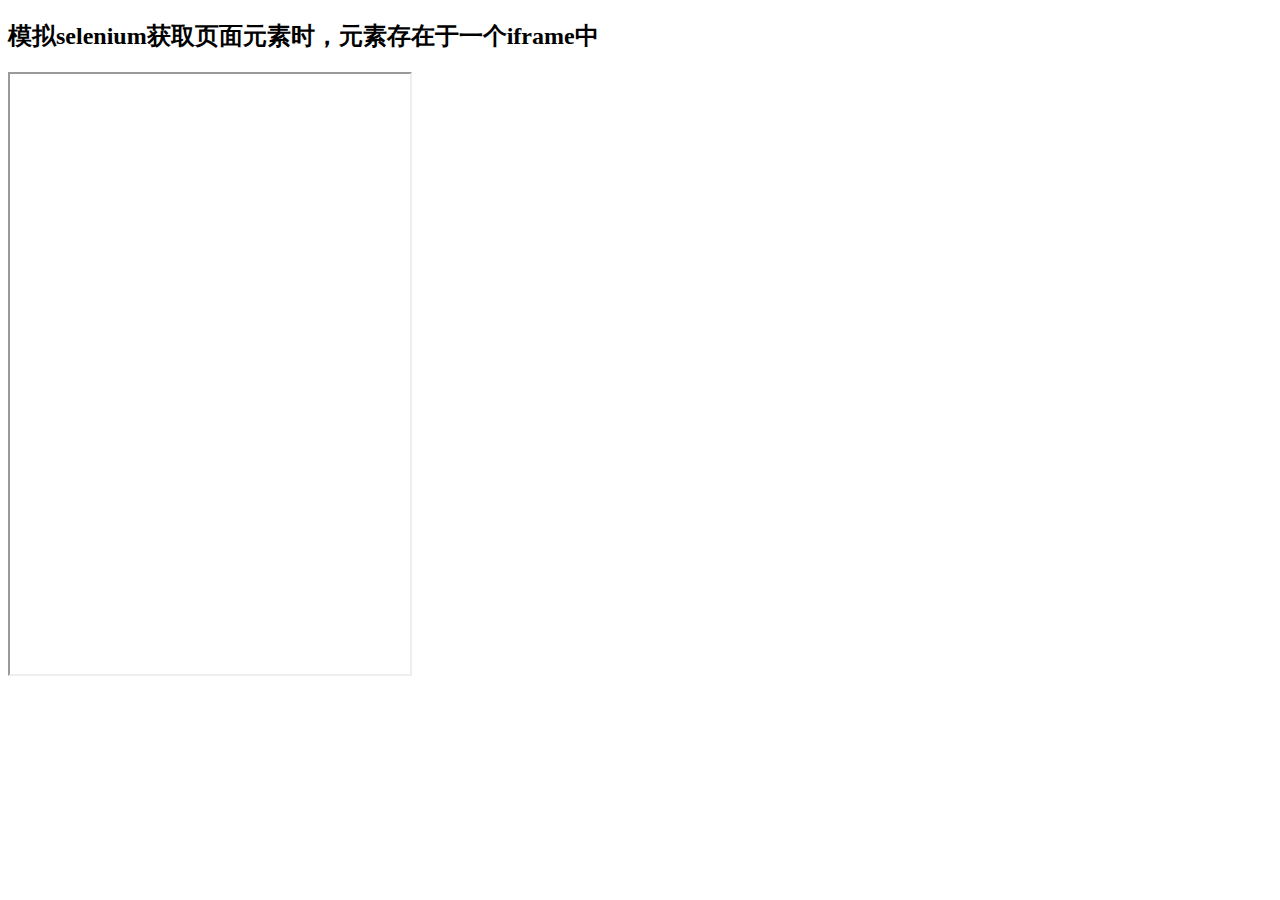
<file: index.html>
<!DOCTYPE html>
<html lang="en">
<head>
	<meta charset="UTF-8">
	<meta http-equiv="X-UA-Compatible" content="IE=edge">
	<meta name="viewport" content="width=device-width, initial-scale=1.0">
	<title>测试网</title>
</head>
<body>
	<h2>模拟selenium获取页面元素时，元素存在于一个iframe中</h2>
	<iframe src="https://xfblog.cn" sandbox="allow-scripts allow-same-origin allow-popups" width="400px" height="600px">
</body>
</html>
</file>
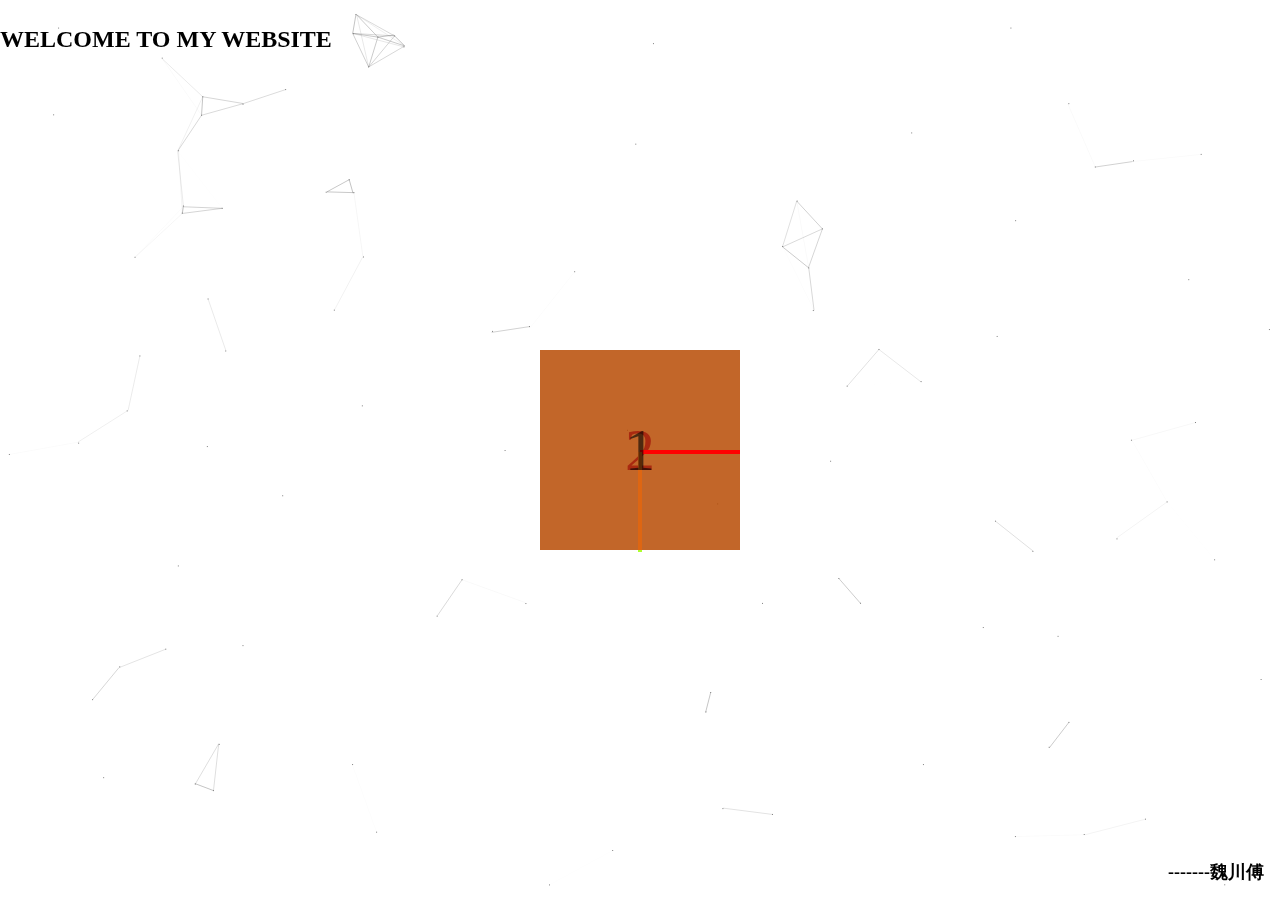
<file: website-myself/index.html>
<!DOCTYPE html>
<html lang="en">

<head>

    <meta charset="UTF-8">
    <meta name="viewport" content="width=device-width, initial-scale=1.0,minimum-scale=1.0,maximum-scale=1.0,user-scalable=no">
    <style>
        /****************************************页面背景***********************************************/
        * {
            margin: 0;
            padding: 0;
            list-style-type: none;
            text-decoration: none;
        }

        /*body {
            background: url("https://ss1.bdstatic.com/70cFvXSh_Q1YnxGkpoWK1HF6hhy/it/u=471897888,28209475&fm=26&gp=0.jpg");
            animation: bck-move 40s linear infinite;
        }

        @keyframes bck-move {
            from {
                background-position: 0px 0px;
            }

            to {
                background-position: 1400px 300px;
            }
        }*/
        /****************************************页面背景***********************************************/

        h2{
            margin: 26px auto;
        }
        
        p{
            position: fixed;
            bottom: 16px;
            right: 16px;
            font-size: 18px;
            font-weight: 600;
        }
        
        #item {
            width: 200px;
            height: 200px;
            margin: auto;
            position: fixed;
            left: 0;
            right: 0;
            top: 0;
            bottom: 0;
            transform-style: preserve-3d;
            animation: three-dimensional-2 20s linear infinite;
        }

        @keyframes three-dimensional-2 {
            from {
                transform: rotateX(0deg) rotateY(0deg) rotateZ(0deg);
            }

            to {
                transform: rotateX(360deg) rotateY(360deg) rotateZ(360deg);
            }
        }

        #item ul {
            width: 200px;
            height: 200px;
            position: absolute
        }

        #item ul li {
            width: 100px;
            height: 4px;
            position: absolute;
            top: 50%;
            left: 50%;
            background-color: saddlebrown;
        }

        #item ul li:nth-child(1) {
            background-color: red;
        }

        #item ul li:nth-child(2) {
            background-color: greenyellow;
            transform-origin: left;
            transform: rotateZ(90deg);
        }

        #item ul li:nth-child(3) {
            background-color: skyblue;
            transform-origin: left;
            transform: rotateY(90deg);
        }

        #item div {
            width: 200px;
            height: 200px;
            position: absolute;
            transition: all 0.4s linear;
        }

        #item div:nth-of-type(1) {
            transform: translateZ(100px);
            background-color: rgba(255, 0, 0, 0.6);
        }

        #item div:nth-of-type(2) {
            transform: translateZ(-100px);
            background-color: rgba(0, 255, 0, 0.6);
        }

        #item div:nth-of-type(3) {
            transform: translateX(-100px) rotateY(90deg);
            background-color: rgba(0, 0, 255, 0.6);
        }

        #item div:nth-of-type(4) {
            transform: translateX(100px) rotateY(90deg);
            background-color: rgba(255, 255, 0, 0.6);
        }

        #item div:nth-of-type(5) {
            transform: translateY(100px) rotateX(90deg);
            background-color: rgba(0, 255, 255, 0.6);
        }

        #item div:nth-of-type(6) {
            transform: translateY(-100px) rotateX(90deg);
            background-color: rgba(255, 0, 255, 0.6);
        }

        #item div::after {
            width: 100px;
            height: 100px;
            font-size: 60px;
            position: absolute;
            top: 0;
            right: 0;
            bottom: 0;
            left: 0;
            margin: auto;
            line-height: 100px;
            text-align: center;
            color: rgba(0, 0, 0, 0.6);
        }

        #item div:nth-of-type(1)::after {
            content: "1";
        }

        #item div:nth-of-type(2)::after {
            content: "2";
        }

        #item div:nth-of-type(3)::after {
            content: "3";
        }

        #item div:nth-of-type(4)::after {
            content: "4";
        }

        #item div:nth-of-type(5)::after {
            content: "5";
        }

        #item div:nth-of-type(6)::after {
            content: "6";
        }

        #item:hover {
            animation-play-state: paused;
        }

        #item:hover div {
            border-radius: 20px;
        }

        #item:hover div:nth-of-type(1) {
            transform: translateZ(166px) scale(1.2);
        }

        #item:hover div:nth-of-type(2) {
            transform: translateZ(-166px) scale(1.2);
        }

        #item:hover div:nth-of-type(3) {
            transform: translateX(-166px) rotateY(90deg) scale(1.2);
        }

        #item:hover div:nth-of-type(4) {
            transform: translateX(166px) rotateY(90deg) scale(1.2);
        }

        #item:hover div:nth-of-type(5) {
            transform: translateY(166px) rotateX(90deg) scale(1.2);
        }

        #item:hover div:nth-of-type(6) {
            transform: translateY(-166px) rotateX(90deg) scale(1.2);
        }

    </style>
</head>

<body>
    
        <h2>WELCOME TO MY WEBSITE</h2>
    
        <div id="item">
            <ul>
                <li></li>
                <li></li>
                <li></li>
            </ul>
            <div></div>
            <div></div>
            <div></div>
            <div></div>
            <div></div>
            <div></div>
        </div>

        <p>-------魏川傅</p>
    
</body>

<script>
    (function () {
    var canvas = document.createElement("canvas"),
        attr = getAttr(),
        canva_id = "c_n" + attr.length,
        context = canvas.getContext("2d"),
        animation = window.requestAnimationFrame || window.webkitRequestAnimationFrame || 
        window.mozRequestAnimationFrame || window.oRequestAnimationFrame || window.msRequestAnimationFrame || function (i) {
            window.setTimeout(i, 1000 / 45)
        },
        random = Math.random,
        mouse = {
            x: null,
            y: null,
            max: 20000
        },
        circles = [];

    canvas.id = canva_id;
    canvas.style.cssText = "position:fixed;top:0;left:0;z-index:" + attr.z + ";opacity:" + attr.opacity;
    document.getElementsByTagName("body")[0].appendChild(canvas);
    getWindowWH();
    window.onresize = getWindowWH;

    function getAttr() {
        var i = document.getElementsByTagName("script"),
            w = i.length,
            v = i[w - 1];
        return {
            length: w,
            z: v.getAttribute("zIndex") || -1,
            opacity: v.getAttribute("opacity") || 0.5,
            color: v.getAttribute("color") || "0,0,0",
            count: v.getAttribute("count") || 99
        }
    }

    function getWindowWH() {
        W = canvas.width = window.innerWidth || document.documentElement.clientWidth || document.body.clientWidth,
            H = canvas.height = window.innerHeight || document.documentElement.clientHeight || document.body.clientHeight
    }

    function draw() {
        context.clearRect(0, 0, W, H);
        var w = [mouse].concat(circles);
        var x, v, A, B, z, y;

        circles.forEach(function (i) {
            i.x += i.xa;
            i.y += i.ya;

            i.xa = i.xa * (i.x > W || i.x < 0 ? -1 : 1);
            i.ya = i.ya * (i.y > H || i.y < 0 ? -1 : 1);

            context.fillRect(i.x - 0.5, i.y - 0.5, 1, 1);

            for (v = 0; v < w.length; v++) {
                x = w[v];
                if (i !== x && null !== x.x && null !== x.y) {
                    B = i.x - x.x;
                    z = i.y - x.y;
                    y = B * B + z * z;
                    if (y < x.max) {
                        if (x === mouse && y > x.max / 2) {
                            i.x -= 0.03 * B;
                            i.y -= 0.03 * z;
                        }
                        A = (x.max - y) / x.max;
                        context.beginPath();
                        context.lineWidth = A / 2;
                        context.strokeStyle = "rgba(" + attr.color + "," + (A + 0.2) + ")";
                        context.moveTo(i.x, i.y);
                        context.lineTo(x.x, x.y);
                        context.stroke();
                    }
                }
            }
            w.splice(w.indexOf(i), 1);
        });

        animation(draw);

    }

    window.onmousemove = function (i) {
        i = i || window.event;
        mouse.x = i.clientX;
        mouse.y = i.clientY;
    }

    window.onmouseout = function () {
        mouse.x = null;
        mouse.y = null;
    }

    for (let p = 0; p < attr.count; p++) {
        var circle_x = random() * W,
            circle_y = random() * H,
            circle_xa = 2 * random() - 1,
            circle_ya = 2 * random() - 1;
        circles.push({
            x: circle_x,
            y: circle_y,
            xa: circle_xa,
            ya: circle_ya,
            max: 6000
        })
    }

    setTimeout(function () {
        draw();
    }, 100)
        
    window.oncontextmenu = function () {
        return false;
    }

})();
</script>
    
</html>
</file>
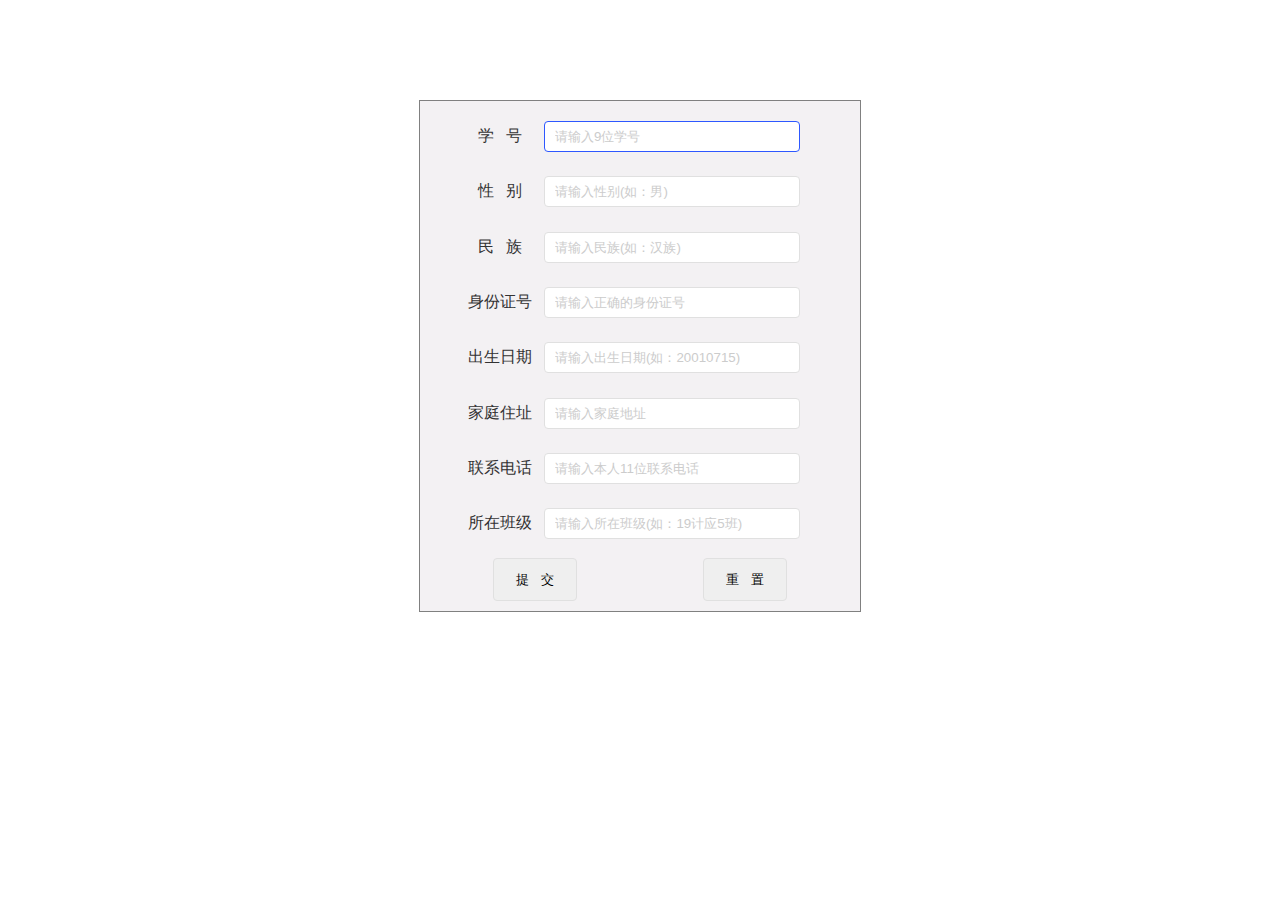
<file: webMyself/html/index.html>
<!DOCTYPE html>
<html lang="en">

<head>
    <meta charset="UTF-8">
    <meta http-equiv="X-UA-Compatible" content="IE=edge">
    <meta name="viewport" content="width=device-width, initial-scale=1.0">
    <title>学生表单校验</title>
    <style>
        * {
            margin: 0;
            padding: 0;
            list-style-type: none;
            text-decoration: none;
            outline: none;
        }

        body {
            display: flex;
            justify-content: center;
        }

        form {
            display: flex;
            flex-direction: column;
            width: 440px;
            height: 500px;
            padding-top: 10px;
            margin-top: 100px;
            border: 1px solid gray;
            background-color: #F3F1F3;
        }

        form label {
            width: 100%;
            height: 20%;
            padding: 10px 10px 0 40px;
            box-sizing: border-box;
        }

        form label span {
            display: inline-block;
            width: 80px;
            text-align: center;
            color: #333333;
            font-weight: 100;
        }

        form label input {
            width: 60%;
            height: 20%;
            padding: 10px;
            border: 1px solid #E0E0E0;
            border-radius: 4px;
        }

        ::-webkit-input-placeholder {
            color: #CCCCCC;
        }

        form label:not(:nth-last-of-type(1)) input:focus {
            border: 1px solid #2E58FF;
        }

        form label:nth-last-of-type(1) {
            padding: 4px 10px 10px 10px;
            display: flex;
            justify-content: space-around;
        }

        form label:nth-last-of-type(1) input {
            width: 20%;
            height: 100%;
            line-height: 100%;
            cursor: pointer;
        }
    </style>
</head>

<body>
    <form action="check.php" method="POST" autocomplete="on">
        <label for="">
            <span>学&nbsp;&nbsp;&nbsp;号</span>
            <input type="text" name="stuid" placeholder="请输入9位学号" pattern="\d{9}" autofocus>
        </label>
        <label for="">
            <span>性&nbsp;&nbsp;&nbsp;别</span>
            <input type="text" name="sex" placeholder="请输入性别(如：男)" pattern="[^\x00-\xff]{1}">
        </label>
        <label for="">
            <span>民&nbsp;&nbsp;&nbsp;族</span>
            <input type="text" name="nation" placeholder="请输入民族(如：汉族)">
        </label>
        <label for="">
            <span>身份证号</span>
            <input type="text" name="idcard" placeholder="请输入正确的身份证号" pattern="^\d{17}[x|X|\d]{1}$">
        </label>
        <label for="">
            <span>出生日期</span>
            <input type="text" name="birth" placeholder="请输入出生日期(如：20010715)" pattern="\d{8}">
        </label>
        <label for="">
            <span>家庭住址</span>
            <input type="text" name="home" placeholder="请输入家庭地址">
        </label>
        <label for="">
            <span>联系电话</span>
            <input type="text" name="phone" placeholder="请输入本人11位联系电话" pattern="\d{11}">
        </label>
        <label for="">
            <span>所在班级</span>
            <input type="text" name="class" placeholder="请输入所在班级(如：19计应5班)">
        </label>
        <label for="">
            <input type="submit" value="提   交">
            <input type="reset" value="重   置">
        </label>
    </form>
</body>

</html>
</file>
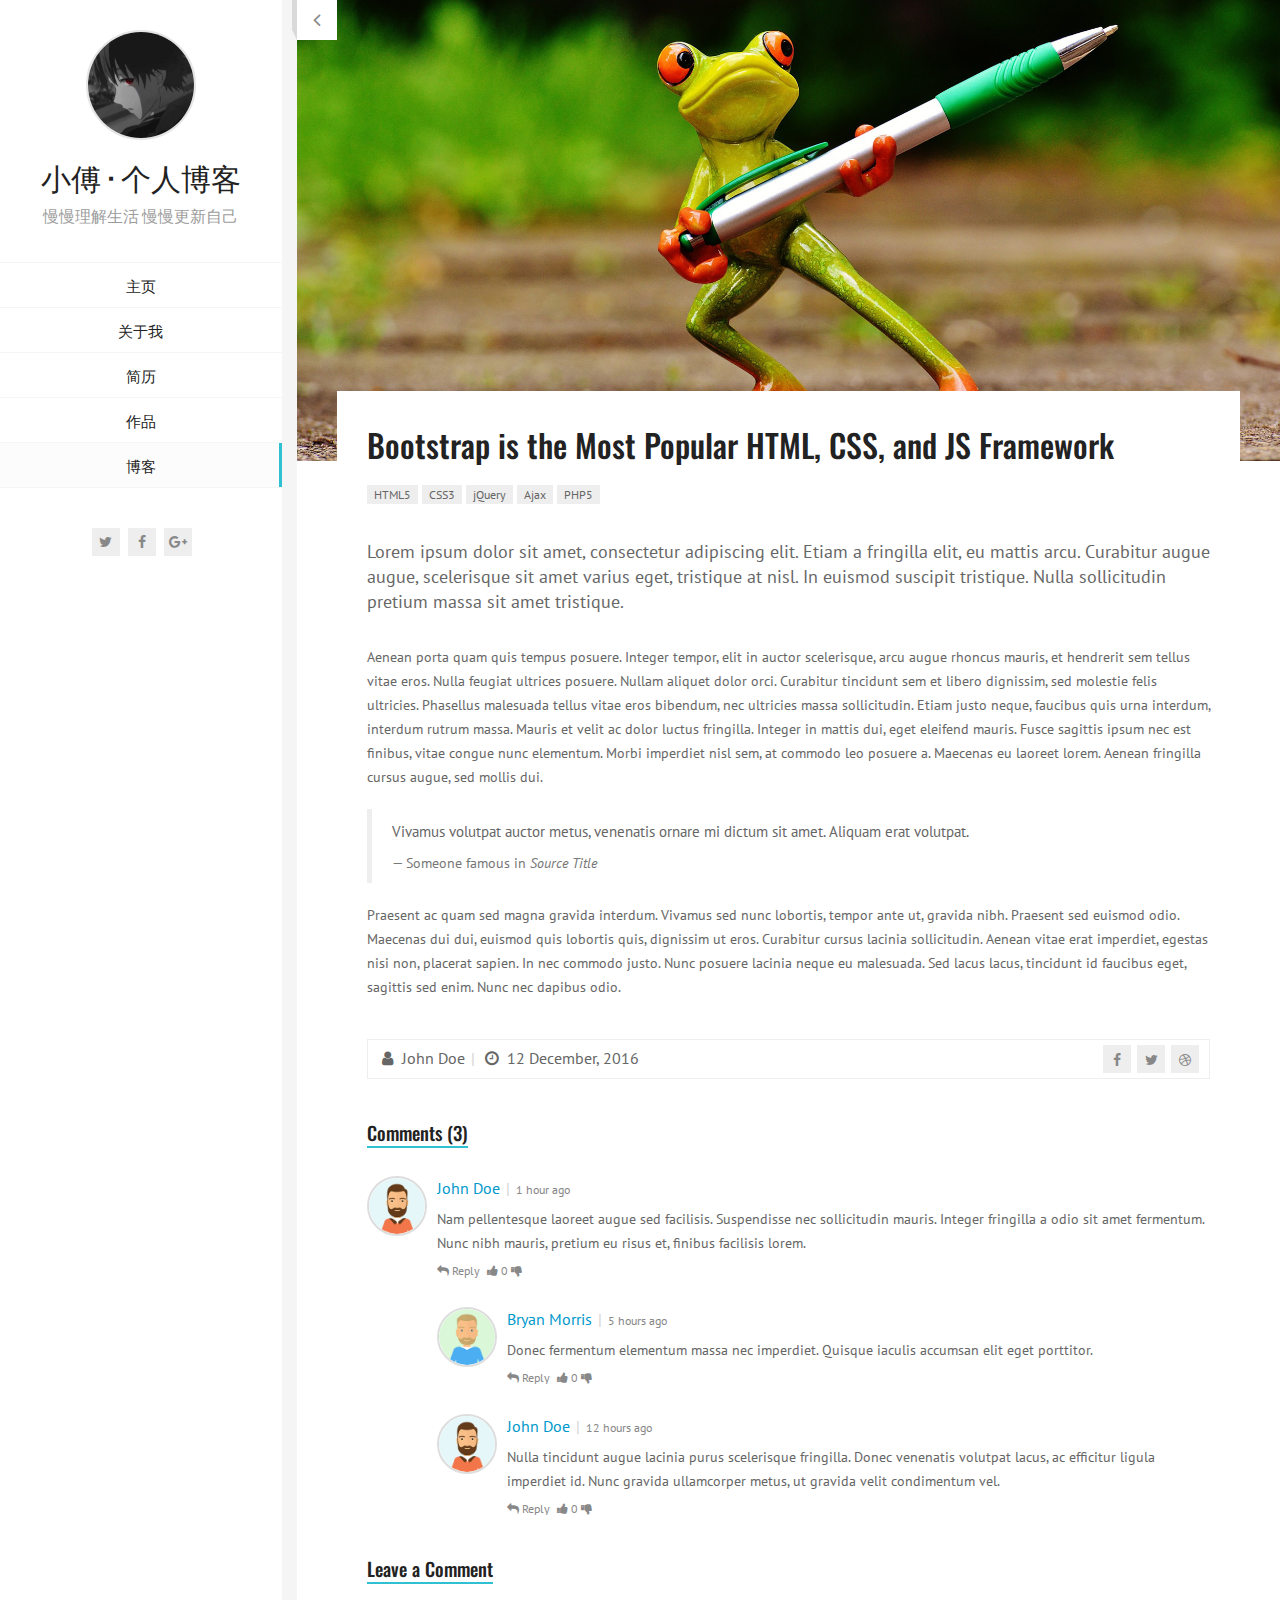
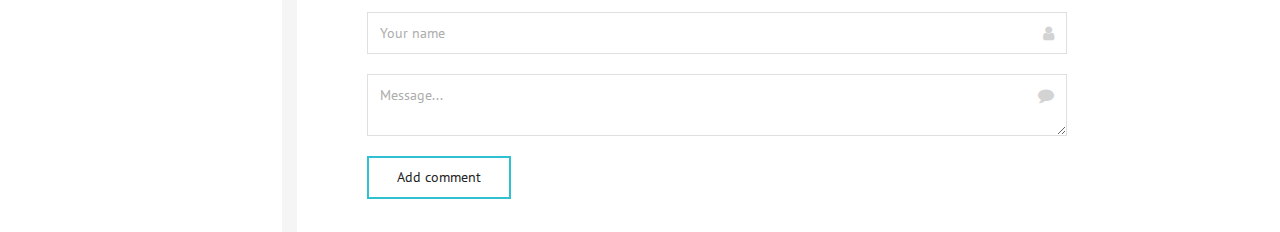
<file: Blog/blog-post-1.html>
<!DOCTYPE html>
<html lang="en" class="no-js">

<head>
	<meta charset="UTF-8" />
	<meta http-equiv="X-UA-Compatible" content="IE=edge">
	<title>一篇博客文</title>
	<meta name="viewport" content="width=device-width, initial-scale=1, maximum-scale=1" />
	<meta name="description" content="Sunshine - Responsive vCard Template" />
	<meta name="keywords" content="vcard, resposnive, retina, resume, jquery, css3, bootstrap, Sunshine, portfolio" />
	<meta name="author" content="lmtheme" />
	<link rel="shortcut icon" href="../resources/favicon.ico">

	<link rel="stylesheet" href="../css/bootstrap.css">
	<link rel="stylesheet" href="../css/normalize.css">
	<link rel="stylesheet" href="../css/transition-animations.css">
	<link rel="stylesheet" href="../css/owl.carousel.css">
	<link rel="stylesheet" href="../css/magnific-popup.css">
	<link rel="stylesheet" href="../css/animate.css">
	<link rel="stylesheet" href="../css/main.css" type="text/css">

	<script src="../js/jquery-2.1.3.min.js"></script>
	<script src="../js/modernizr.custom.js"></script>
</head>

<body>
	<div class="preloader">
		<div class="preloader-animation">
			<div class="dot1"></div>
			<div class="dot2"></div>
		</div>
	</div>

	<div id="page" class="page blog-post-page">
		<header id="site_header" class="header mobile-menu-hide">
			<div class="my-photo">
				<img src="../images/my_photo.jpg" alt="image">
				<div class="mask"></div>
			</div>

			<div class="site-title-block">
				<h1 class="site-title">小傅 · 个人博客</h1>
				<p class="site-description">慢慢理解生活 慢慢更新自己</p>
			</div>

			<div class="site-nav">
				<ul id="nav" class="site-main-menu">
					<li>
						<a class="pt-trigger" href="../index.html#home">主页</a>
					</li>
					<li>
						<a class="pt-trigger" href="../index.html#about_me">关于我</a>
					</li>
					<li>
						<a class="pt-trigger" href="../index.html#resume">简历</a>
					</li>
					<li>
						<a class="pt-trigger" href="../index.html#portfolio">作品</a>
					</li>
					<li class="active">
						<a class="pt-trigger" href="../index.html#blog">博客</a>
					</li>
				</ul>

				<ul class="social-links">
					<li><a class="tip social-button" href="#" title="Twitter"><i class="fa fa-twitter"></i></a></li>
					<li><a class="tip social-button" href="#" title="Facebook"><i class="fa fa-facebook"></i></a></li>
					<li><a class="tip social-button" href="#" title="Google Plus"><i class="fa fa-google-plus"></i></a>
					</li>
				</ul>
			</div>
		</header>

		<div class="mobile-header mobile-visible">
			<div class="mobile-logo-container">
				<div class="mobile-site-title">欢迎来到小傅博客网，目录在右边！</div>
			</div>

			<a class="menu-toggle mobile-visible">
				<i class="fa fa-bars"></i>
			</a>
		</div>

		<div id="main" class="site-main">
			<div class="page-wrapper">
				<a class="blog-back-button" href="../index.html#blog"><i class="fa fa-angle-left"></i></a>

				<div class="blog-post-main-image">
					<img class="post-image img-responsive" src="../images/blog/blog_post_2_full.jpg"
						alt="blog-post-1" />
				</div>

				<div class="blog-post-content">
					<h1>Bootstrap is the Most Popular HTML, CSS, and JS Framework</h1>
					<ul class="tags">
						<li><a>HTML5</a></li>
						<li><a>CSS3</a></li>
						<li><a>jQuery</a></li>
						<li><a>Ajax</a></li>
						<li><a>PHP5</a></li>
					</ul>
					<p class="lead">Lorem ipsum dolor sit amet, consectetur adipiscing elit. Etiam a fringilla elit, eu
						mattis arcu. Curabitur augue augue, scelerisque sit amet varius eget, tristique at nisl. In
						euismod suscipit tristique. Nulla sollicitudin pretium massa sit amet tristique.</p>

					<p>Aenean porta quam quis tempus posuere. Integer tempor, elit in auctor scelerisque, arcu augue
						rhoncus mauris, et hendrerit sem tellus vitae eros. Nulla feugiat ultrices posuere. Nullam
						aliquet dolor orci. Curabitur tincidunt sem et libero dignissim, sed molestie felis ultricies.
						Phasellus malesuada tellus vitae eros bibendum, nec ultricies massa sollicitudin. Etiam justo
						neque, faucibus quis urna interdum, interdum rutrum massa. Mauris et velit ac dolor luctus
						fringilla. Integer in mattis dui, eget eleifend mauris. Fusce sagittis ipsum nec est finibus,
						vitae congue nunc elementum. Morbi imperdiet nisl sem, at commodo leo posuere a. Maecenas eu
						laoreet lorem. Aenean fringilla cursus augue, sed mollis dui.</p>

					<blockquote>
						<p>Vivamus volutpat auctor metus, venenatis ornare mi dictum sit amet. Aliquam erat volutpat.
						</p>
						<footer>Someone famous in <cite title="Source Title">Source Title</cite></footer>
					</blockquote>

					<p>Praesent ac quam sed magna gravida interdum. Vivamus sed nunc lobortis, tempor ante ut, gravida
						nibh. Praesent sed euismod odio. Maecenas dui dui, euismod quis lobortis quis, dignissim ut
						eros. Curabitur cursus lacinia sollicitudin. Aenean vitae erat imperdiet, egestas nisi non,
						placerat sapien. In nec commodo justo. Nunc posuere lacinia neque eu malesuada. Sed lacus lacus,
						tincidunt id faucibus eget, sagittis sed enim. Nunc nec dapibus odio.</p>

					<div class="post-info">
						<span class="autor"><i class="fa fa-fw fa-user"></i> John Doe</span>
						<span class="divider">|</span>
						<span class="date"><i class="fa fa-fw fa-clock-o"></i> 12 December, 2016</span>
						<!-- Share Buttons -->
						<div class="btn-group share-buttons pull-right hidden-xs">
							<a href="#" class="btn"><i class="fa fa-facebook"></i> </a>
							<a href="#" class="btn"><i class="fa fa-twitter"></i> </a>
							<a href="#" class="btn"><i class="fa fa-dribbble"></i> </a>
						</div>
						<!-- /Share Buttons -->
					</div>

					<div class="post-comments">
						<div class="block-title">
							<h3>Comments (3)</h3>
						</div>

						<div class="media">
							<a class="pull-left" href="#">
								<img class="media-object" src="../images/blog/comments/comment_photo_1.png" alt="">
							</a>
							<div class="media-body">
								<div class="media-heading">
									<a href="#">John Doe</a> <span class="divider">|</span> <span class="light-gray">1
										hour ago</span>
								</div>
								<p>Nam pellentesque laoreet augue sed facilisis. Suspendisse nec sollicitudin mauris.
									Integer fringilla a odio sit amet fermentum. Nunc nibh mauris, pretium eu risus et,
									finibus facilisis lorem.</p>
								<div class="media-footer">
									<a href="#"><i class="fa fa-reply"></i> Reply</a>
									<span class="divider"></span>
									<i class="fa fa-thumbs-up"></i>
									<span>0</span>
									<i class="fa fa-thumbs-down"></i>
								</div>

								<div class="media">
									<a class="pull-left" href="#">
										<img class="media-object" src="../images/blog/comments/comment_photo_2.png"
											alt="">
									</a>
									<div class="media-body">
										<div class="media-heading">
											<a href="#">Bryan Morris</a> <span class="divider">|</span> <span
												class="light-gray">5 hours ago</span>
										</div>
										<p>Donec fermentum elementum massa nec imperdiet. Quisque iaculis accumsan elit
											eget porttitor.</p>
										<div class="media-footer">
											<a href="#"><i class="fa fa-reply"></i> Reply</a>
											<span class="divider"></span>
											<i class="fa fa-thumbs-up"></i>
											<span>0</span>
											<i class="fa fa-thumbs-down"></i>
										</div>
									</div>
								</div>

								<div class="media">
									<a class="pull-left" href="#">
										<img class="media-object" src="../images/blog/comments/comment_photo_1.png"
											alt="">
									</a>
									<div class="media-body">
										<div class="media-heading">
											<a href="#">John Doe</a> <span class="divider">|</span> <span
												class="light-gray">12 hours ago</span>
										</div>
										<p>Nulla tincidunt augue lacinia purus scelerisque fringilla. Donec venenatis
											volutpat lacus, ac efficitur ligula imperdiet id. Nunc gravida ullamcorper
											metus, ut gravida velit condimentum vel.</p>
										<div class="media-footer">
											<a href="#"><i class="fa fa-reply"></i> Reply</a>
											<span class="divider"></span>
											<i class="fa fa-thumbs-up"></i>
											<span>0</span>
											<i class="fa fa-thumbs-down"></i>
										</div>
									</div>
								</div>

							</div>
						</div>
					</div>

					<div class="post-comment-add">
						<div class="block-title">
							<h3>Leave a Comment</h3>
						</div>
						<form class="form-add-comment">
							<div class="form-group">
								<input class="form-control" placeholder="Your name" name="name">
								<div class="form-control-border"></div>
								<i class="form-control-icon fa fa-user"></i>
							</div>
							<div class="form-group">
								<textarea class="form-control" placeholder="Message..." name="message"></textarea>
								<div class="form-control-border"></div>
								<i class="form-control-icon fa fa-comment"></i>
							</div>
							<button class="button" type="submit">Add comment</button>
						</form>
					</div>

				</div>

			</div>
		</div>
	</div>

	<script src="../js/bootstrap.min.js"></script>
	<script src="../js/page-transition.js"></script>
	<script src="../js/imagesloaded.pkgd.min.js"></script>
	<script src="../js/validator.js"></script>
	<script src="../js/jquery.shuffle.min.js"></script>
	<script src="../js/masonry.pkgd.min.js"></script>
	<script src="../js/owl.carousel.min.js"></script>
	<script src="../js/jquery.magnific-popup.min.js"></script>
	<script src="../js/jquery.hoverdir.js"></script>
	<script src="../js/main.js"></script>
</body>

</html>
</file>
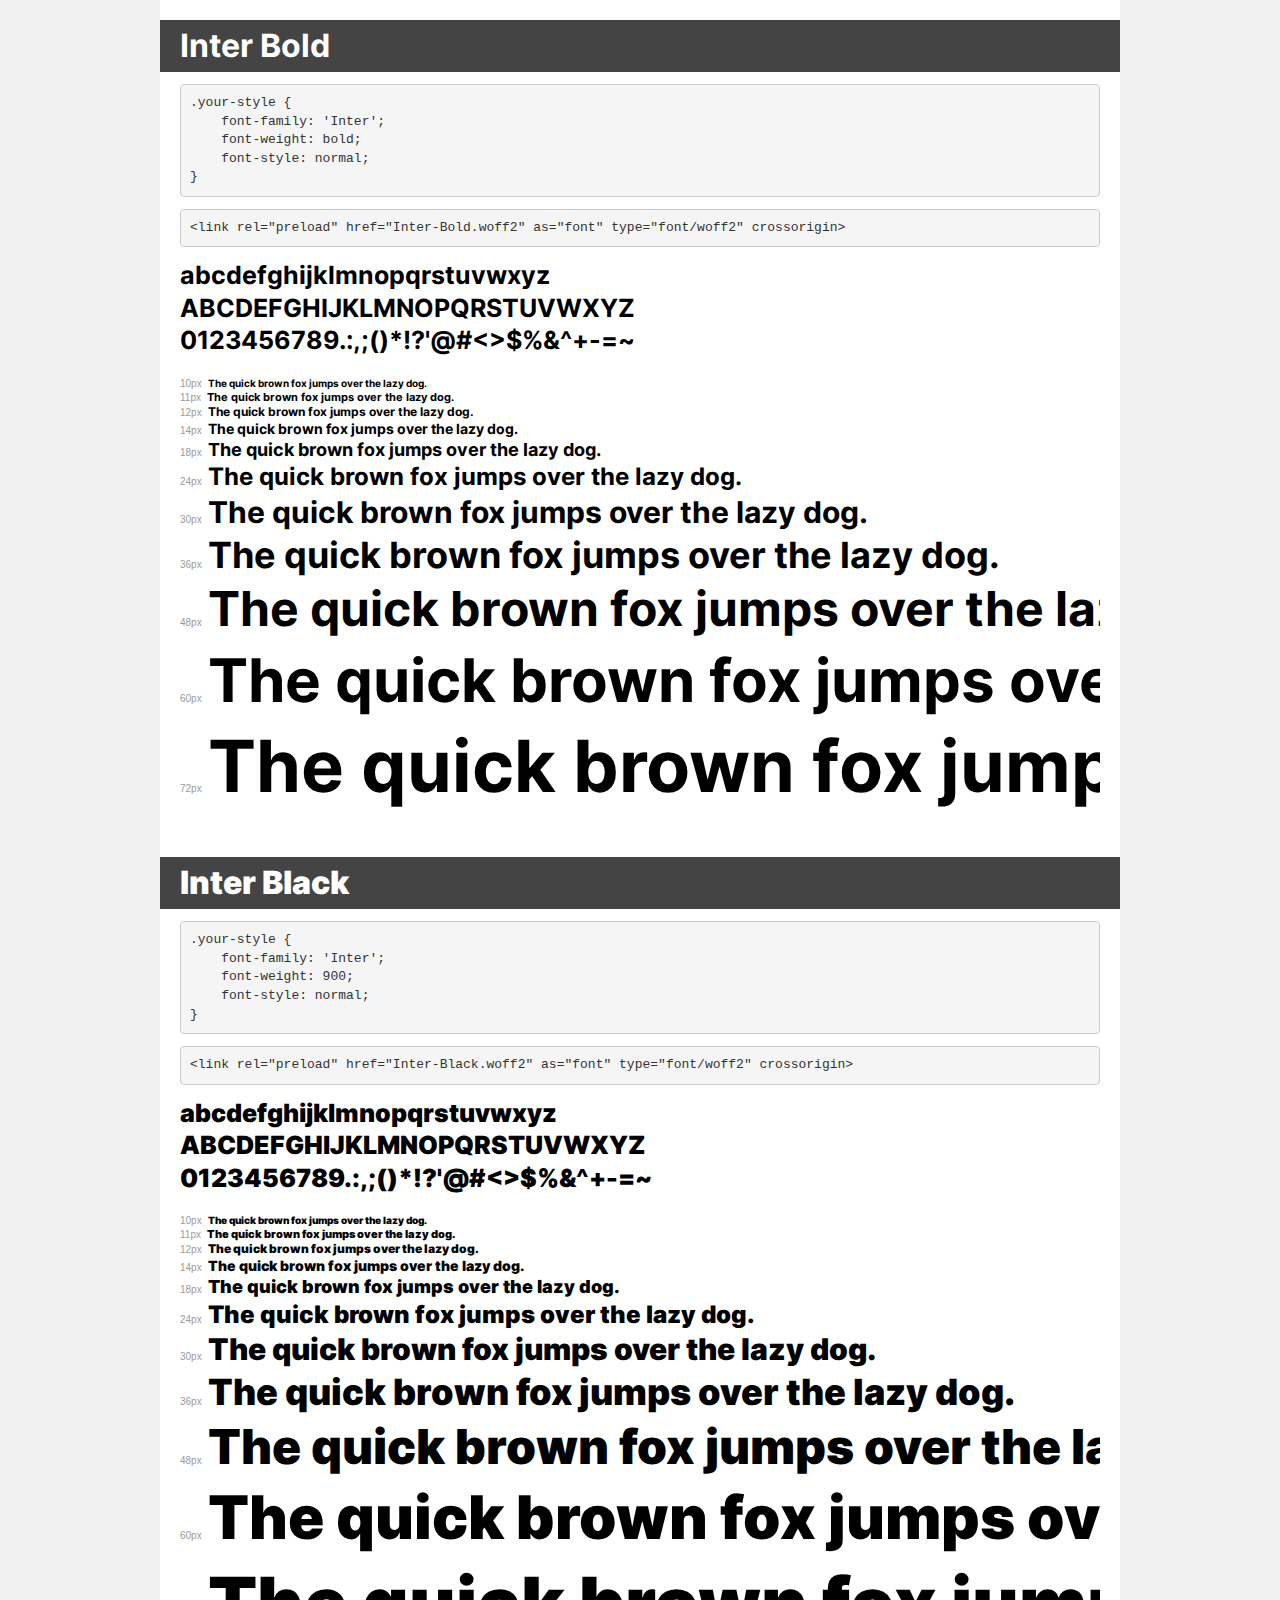
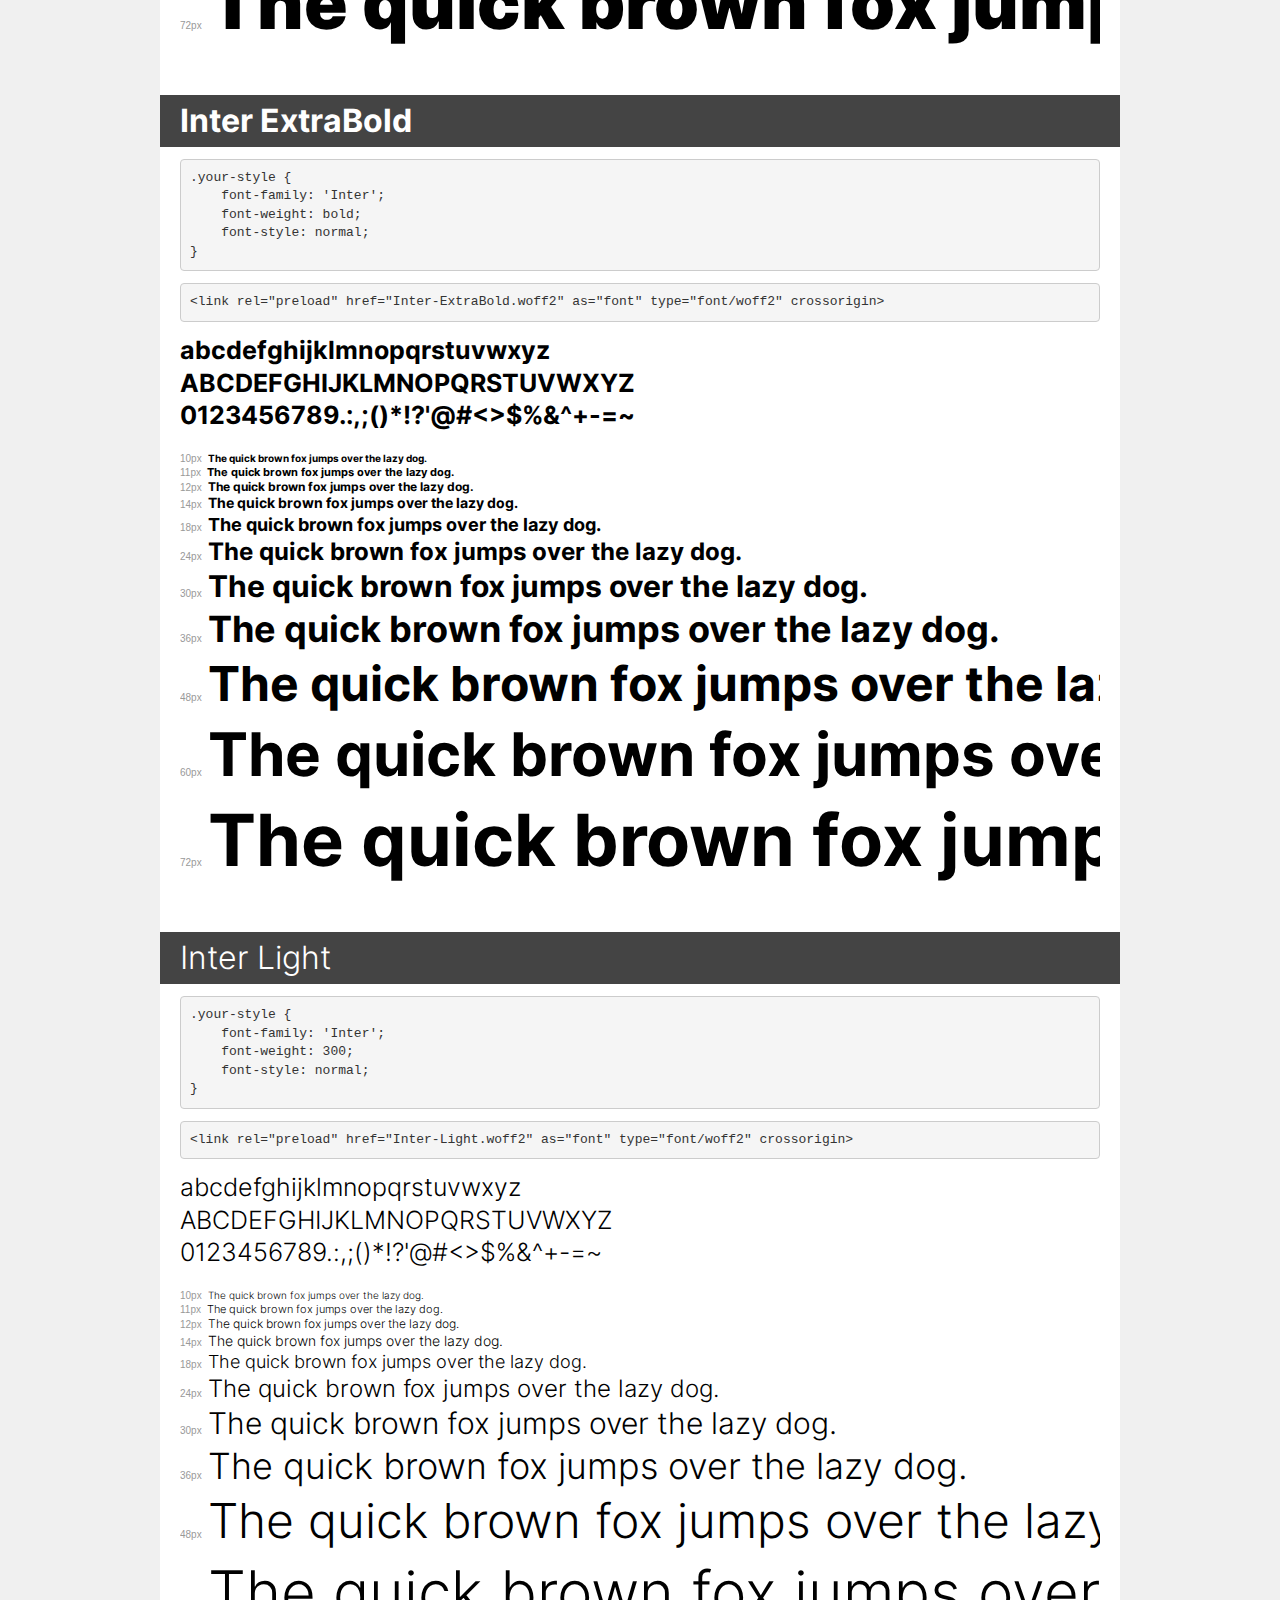
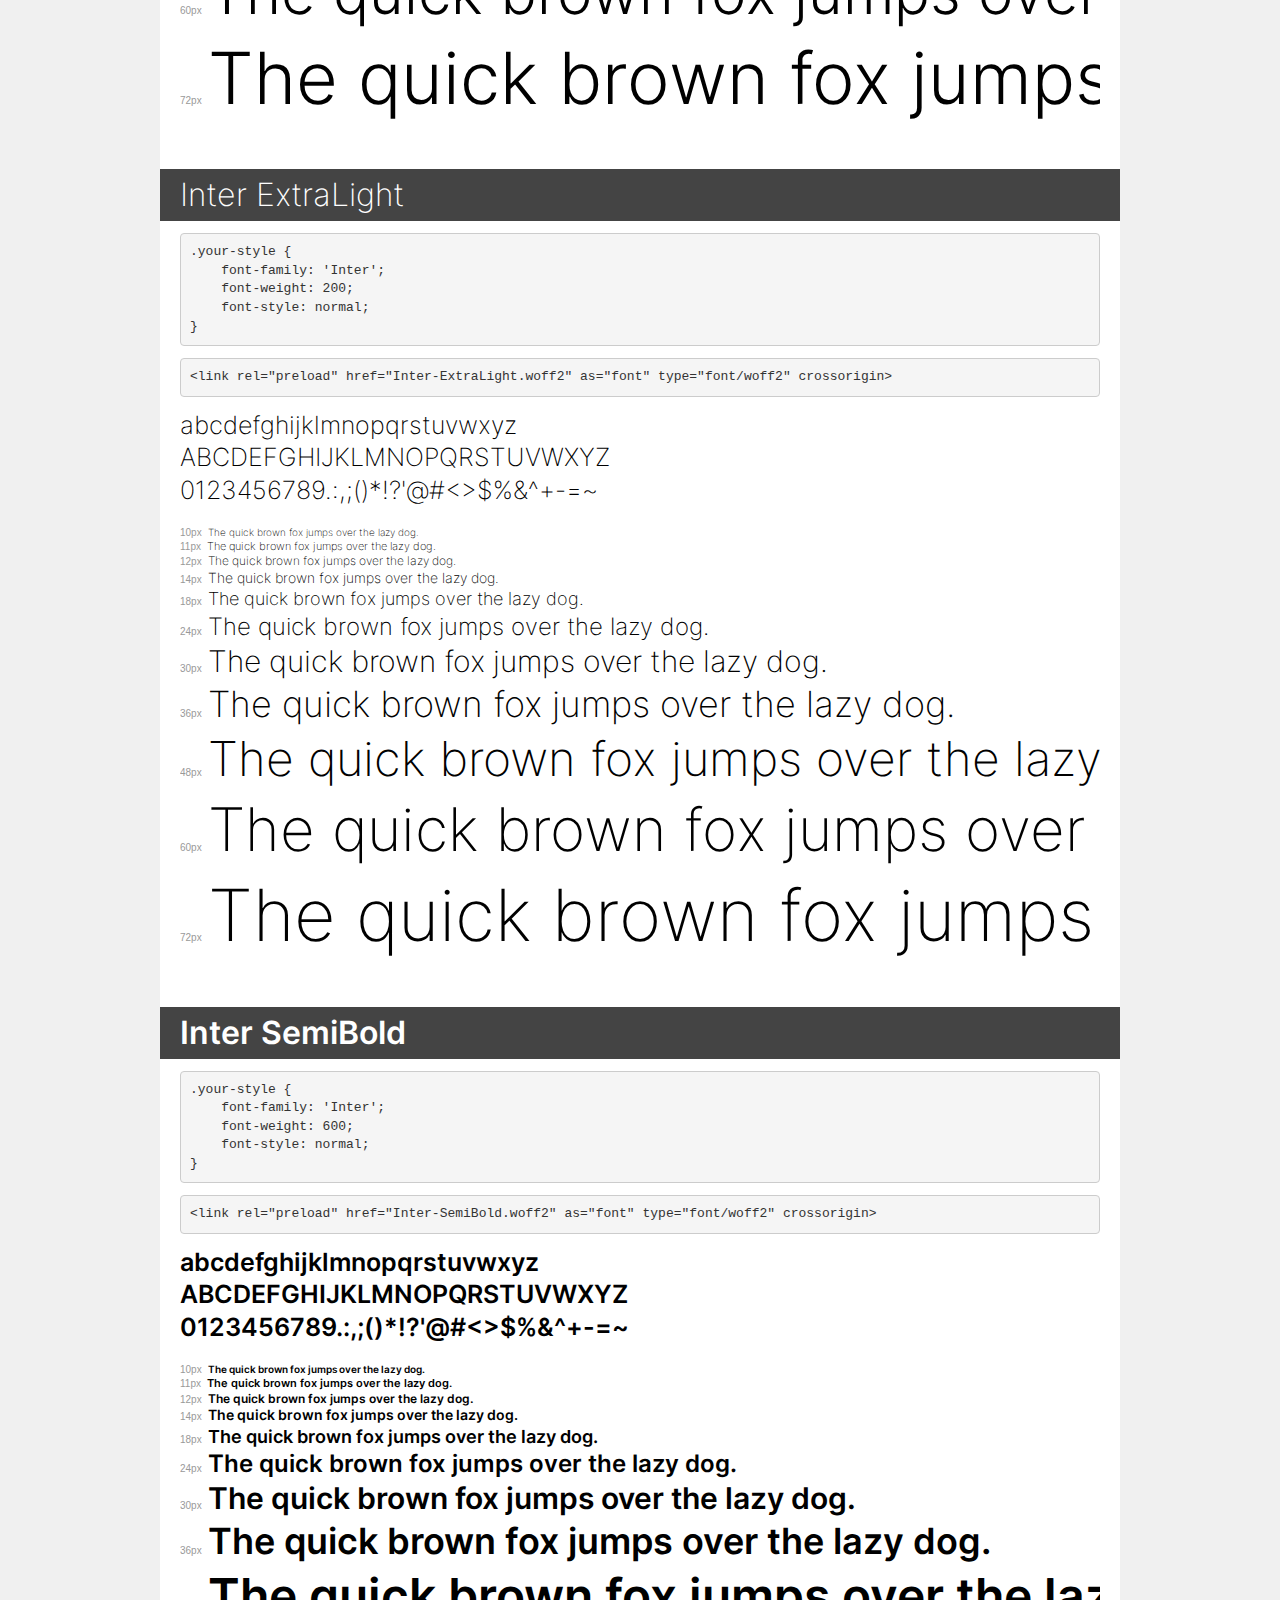
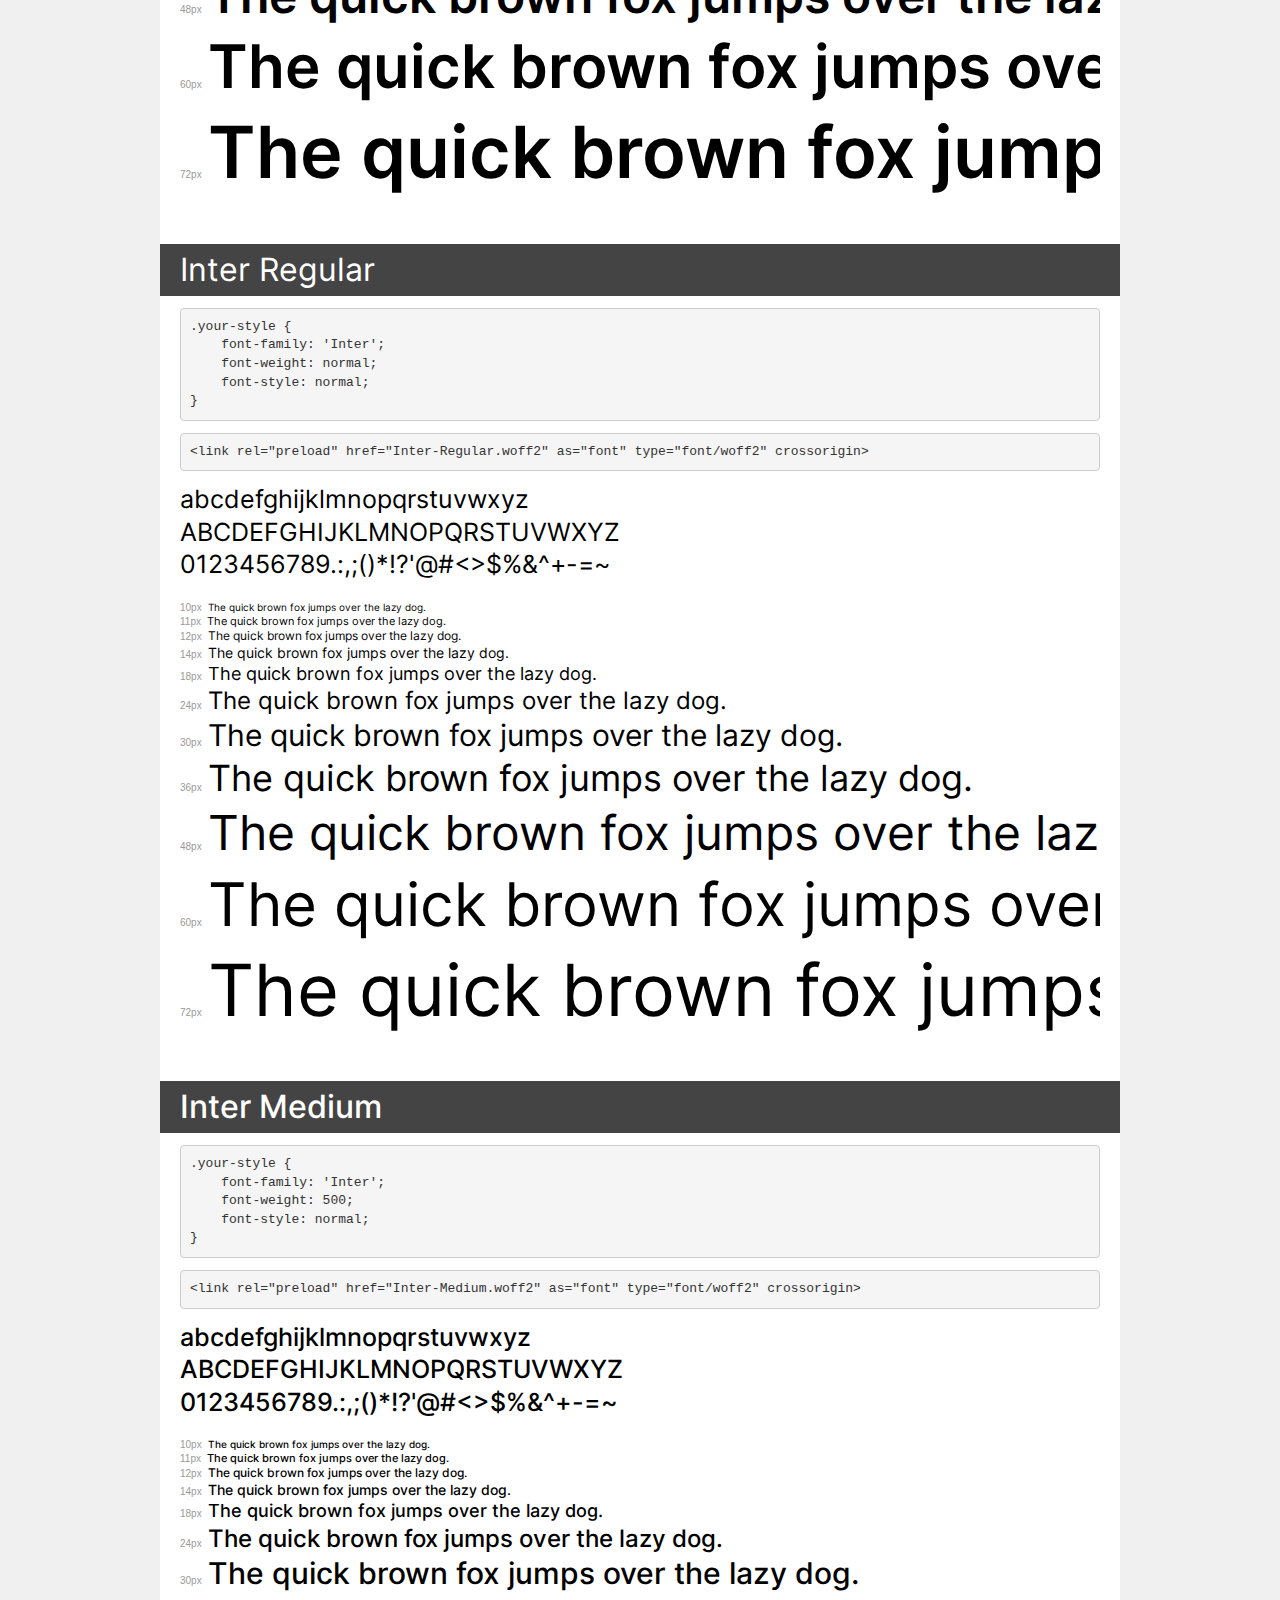
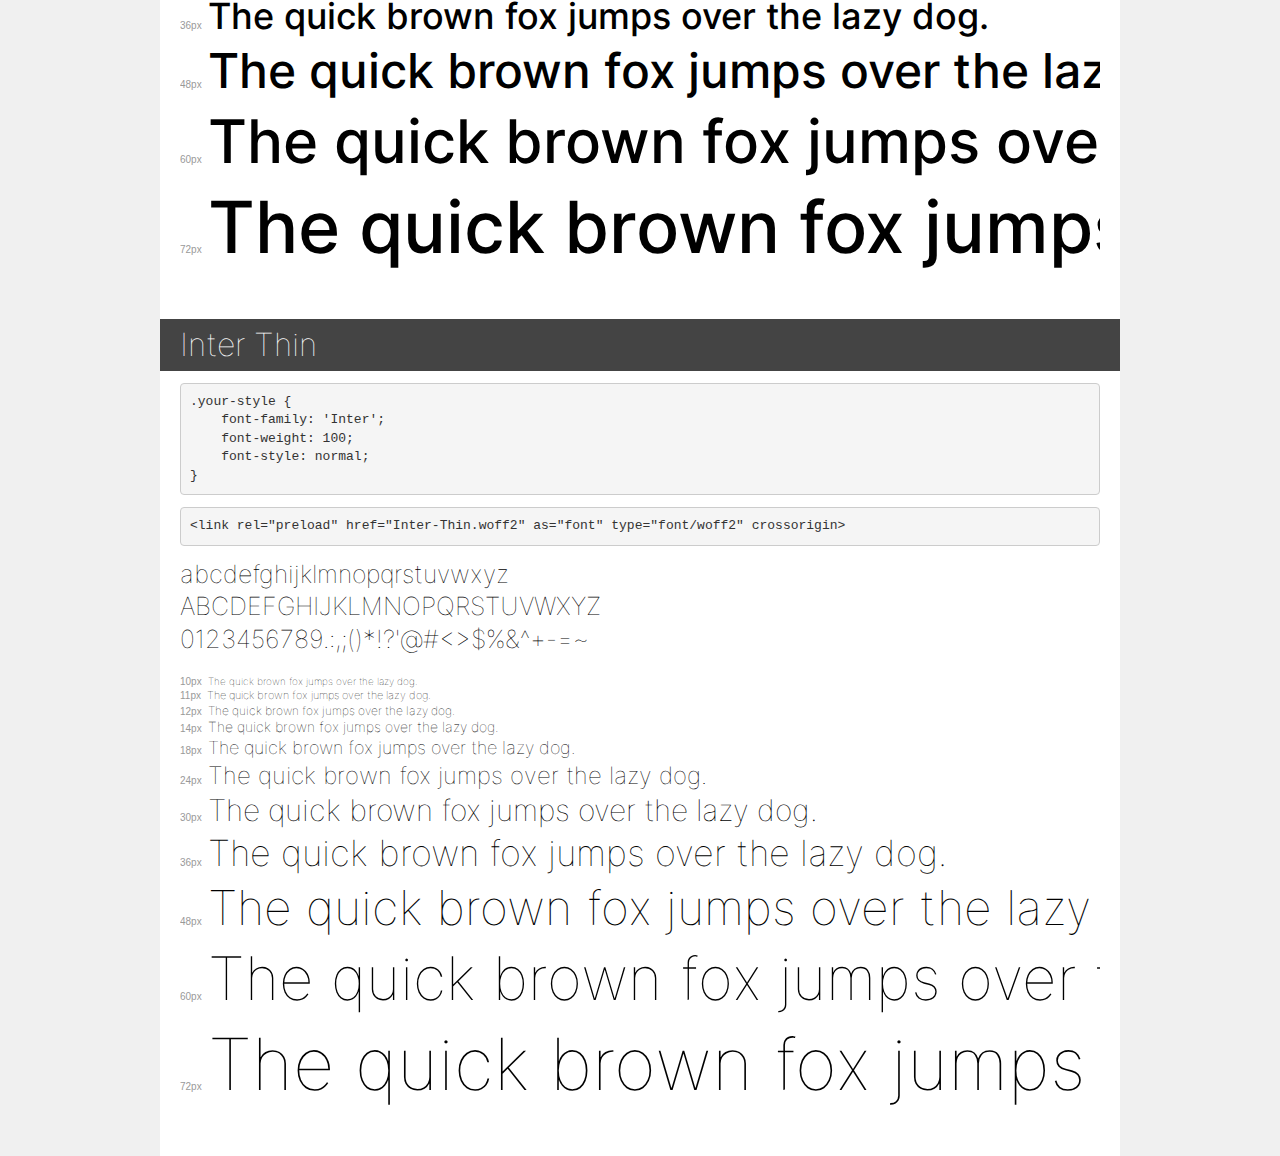
<file: fonts/demo.html>
<!DOCTYPE html>
<html lang="en">
<head>
    <meta charset="utf-8">
    <meta http-equiv="X-UA-Compatible" content="IE=edge">
    <meta name="viewport" content="width=device-width, initial-scale=1">
    <meta name="robots" content="noindex, noarchive">
    <meta name="format-detection" content="telephone=no">
    <title>Transfonter demo</title>
    <link href="stylesheet.css" rel="stylesheet">
    <style>
        /*
        http://meyerweb.com/eric/tools/css/reset/
        v2.0 | 20110126
        License: none (public domain)
        */
        html, body, div, span, applet, object, iframe,
        h1, h2, h3, h4, h5, h6, p, blockquote, pre,
        a, abbr, acronym, address, big, cite, code,
        del, dfn, em, img, ins, kbd, q, s, samp,
        small, strike, strong, sub, sup, tt, var,
        b, u, i, center,
        dl, dt, dd, ol, ul, li,
        fieldset, form, label, legend,
        table, caption, tbody, tfoot, thead, tr, th, td,
        article, aside, canvas, details, embed,
        figure, figcaption, footer, header, hgroup,
        menu, nav, output, ruby, section, summary,
        time, mark, audio, video {
            margin: 0;
            padding: 0;
            border: 0;
            font-size: 100%;
            font: inherit;
            vertical-align: baseline;
        }
        /* HTML5 display-role reset for older browsers */
        article, aside, details, figcaption, figure,
        footer, header, hgroup, menu, nav, section {
            display: block;
        }
        body {
            line-height: 1;
        }
        ol, ul {
            list-style: none;
        }
        blockquote, q {
            quotes: none;
        }
        blockquote:before, blockquote:after,
        q:before, q:after {
            content: '';
            content: none;
        }
        table {
            border-collapse: collapse;
            border-spacing: 0;
        }
        /* demo styles */
        body {
            background: #f0f0f0;
            color: #000;
        }
        .page {
            background: #fff;
            width: 920px;
            margin: 0 auto;
            padding: 20px 20px 0 20px;
            overflow: hidden;
        }
        .font-container {
            overflow-x: auto;
            overflow-y: hidden;
            margin-bottom: 40px;
            line-height: 1.3;
            white-space: nowrap;
            padding-bottom: 5px;
        }
        h1 {
            position: relative;
            background: #444;
            font-size: 32px;
            color: #fff;
            padding: 10px 20px;
            margin: 0 -20px 12px -20px;
        }
        .letters {
            font-size: 25px;
            margin-bottom: 20px;
        }
        .s10:before {
            content: '10px';
        }
        .s11:before {
            content: '11px';
        }
        .s12:before {
            content: '12px';
        }
        .s14:before {
            content: '14px';
        }
        .s18:before {
            content: '18px';
        }
        .s24:before {
            content: '24px';
        }
        .s30:before {
            content: '30px';
        }
        .s36:before {
            content: '36px';
        }
        .s48:before {
            content: '48px';
        }
        .s60:before {
            content: '60px';
        }
        .s72:before {
            content: '72px';
        }
        .s10:before, .s11:before, .s12:before, .s14:before,
        .s18:before, .s24:before, .s30:before, .s36:before,
        .s48:before, .s60:before, .s72:before {
            font-family: Arial, sans-serif;
            font-size: 10px;
            font-weight: normal;
            font-style: normal;
            color: #999;
            padding-right: 6px;
        }
        pre {
            display: block;
            padding: 9px;
            margin: 0 0 12px;
            font-family: Monaco, Menlo, Consolas, "Courier New", monospace;
            font-size: 13px;
            line-height: 1.428571429;
            color: #333;
            font-weight: normal;
            font-style: normal;
            background-color: #f5f5f5;
            border: 1px solid #ccc;
            overflow-x: auto;
            border-radius: 4px;
        }
        /* responsive */
        @media (max-width: 959px) {
            .page {
                width: auto;
                margin: 0;
            }
        }
    </style>
</head>
<body>
<div class="page">
    <div class="demo">
        <h1 style="font-family: 'Inter'; font-weight: bold; font-style: normal;">Inter Bold</h1>
        <pre title="Usage">.your-style {
    font-family: 'Inter';
    font-weight: bold;
    font-style: normal;
}</pre>
        <pre title="Preload (optional)">
&lt;link rel=&quot;preload&quot; href=&quot;Inter-Bold.woff2&quot; as=&quot;font&quot; type=&quot;font/woff2&quot; crossorigin&gt;</pre>
        <div class="font-container" style="font-family: 'Inter'; font-weight: bold; font-style: normal;">
            <p class="letters">
                abcdefghijklmnopqrstuvwxyz<br>
ABCDEFGHIJKLMNOPQRSTUVWXYZ<br>
                0123456789.:,;()*!?'@#&lt;&gt;$%&^+-=~
            </p>
            <p class="s10" style="font-size: 10px;">The quick brown fox jumps over the lazy dog.</p>
            <p class="s11" style="font-size: 11px;">The quick brown fox jumps over the lazy dog.</p>
            <p class="s12" style="font-size: 12px;">The quick brown fox jumps over the lazy dog.</p>
            <p class="s14" style="font-size: 14px;">The quick brown fox jumps over the lazy dog.</p>
            <p class="s18" style="font-size: 18px;">The quick brown fox jumps over the lazy dog.</p>
            <p class="s24" style="font-size: 24px;">The quick brown fox jumps over the lazy dog.</p>
            <p class="s30" style="font-size: 30px;">The quick brown fox jumps over the lazy dog.</p>
            <p class="s36" style="font-size: 36px;">The quick brown fox jumps over the lazy dog.</p>
            <p class="s48" style="font-size: 48px;">The quick brown fox jumps over the lazy dog.</p>
            <p class="s60" style="font-size: 60px;">The quick brown fox jumps over the lazy dog.</p>
            <p class="s72" style="font-size: 72px;">The quick brown fox jumps over the lazy dog.</p>
        </div>
    </div>

    <div class="demo">
        <h1 style="font-family: 'Inter'; font-weight: 900; font-style: normal;">Inter Black</h1>
        <pre title="Usage">.your-style {
    font-family: 'Inter';
    font-weight: 900;
    font-style: normal;
}</pre>
        <pre title="Preload (optional)">
&lt;link rel=&quot;preload&quot; href=&quot;Inter-Black.woff2&quot; as=&quot;font&quot; type=&quot;font/woff2&quot; crossorigin&gt;</pre>
        <div class="font-container" style="font-family: 'Inter'; font-weight: 900; font-style: normal;">
            <p class="letters">
                abcdefghijklmnopqrstuvwxyz<br>
ABCDEFGHIJKLMNOPQRSTUVWXYZ<br>
                0123456789.:,;()*!?'@#&lt;&gt;$%&^+-=~
            </p>
            <p class="s10" style="font-size: 10px;">The quick brown fox jumps over the lazy dog.</p>
            <p class="s11" style="font-size: 11px;">The quick brown fox jumps over the lazy dog.</p>
            <p class="s12" style="font-size: 12px;">The quick brown fox jumps over the lazy dog.</p>
            <p class="s14" style="font-size: 14px;">The quick brown fox jumps over the lazy dog.</p>
            <p class="s18" style="font-size: 18px;">The quick brown fox jumps over the lazy dog.</p>
            <p class="s24" style="font-size: 24px;">The quick brown fox jumps over the lazy dog.</p>
            <p class="s30" style="font-size: 30px;">The quick brown fox jumps over the lazy dog.</p>
            <p class="s36" style="font-size: 36px;">The quick brown fox jumps over the lazy dog.</p>
            <p class="s48" style="font-size: 48px;">The quick brown fox jumps over the lazy dog.</p>
            <p class="s60" style="font-size: 60px;">The quick brown fox jumps over the lazy dog.</p>
            <p class="s72" style="font-size: 72px;">The quick brown fox jumps over the lazy dog.</p>
        </div>
    </div>

    <div class="demo">
        <h1 style="font-family: 'Inter'; font-weight: bold; font-style: normal;">Inter ExtraBold</h1>
        <pre title="Usage">.your-style {
    font-family: 'Inter';
    font-weight: bold;
    font-style: normal;
}</pre>
        <pre title="Preload (optional)">
&lt;link rel=&quot;preload&quot; href=&quot;Inter-ExtraBold.woff2&quot; as=&quot;font&quot; type=&quot;font/woff2&quot; crossorigin&gt;</pre>
        <div class="font-container" style="font-family: 'Inter'; font-weight: bold; font-style: normal;">
            <p class="letters">
                abcdefghijklmnopqrstuvwxyz<br>
ABCDEFGHIJKLMNOPQRSTUVWXYZ<br>
                0123456789.:,;()*!?'@#&lt;&gt;$%&^+-=~
            </p>
            <p class="s10" style="font-size: 10px;">The quick brown fox jumps over the lazy dog.</p>
            <p class="s11" style="font-size: 11px;">The quick brown fox jumps over the lazy dog.</p>
            <p class="s12" style="font-size: 12px;">The quick brown fox jumps over the lazy dog.</p>
            <p class="s14" style="font-size: 14px;">The quick brown fox jumps over the lazy dog.</p>
            <p class="s18" style="font-size: 18px;">The quick brown fox jumps over the lazy dog.</p>
            <p class="s24" style="font-size: 24px;">The quick brown fox jumps over the lazy dog.</p>
            <p class="s30" style="font-size: 30px;">The quick brown fox jumps over the lazy dog.</p>
            <p class="s36" style="font-size: 36px;">The quick brown fox jumps over the lazy dog.</p>
            <p class="s48" style="font-size: 48px;">The quick brown fox jumps over the lazy dog.</p>
            <p class="s60" style="font-size: 60px;">The quick brown fox jumps over the lazy dog.</p>
            <p class="s72" style="font-size: 72px;">The quick brown fox jumps over the lazy dog.</p>
        </div>
    </div>

    <div class="demo">
        <h1 style="font-family: 'Inter'; font-weight: 300; font-style: normal;">Inter Light</h1>
        <pre title="Usage">.your-style {
    font-family: 'Inter';
    font-weight: 300;
    font-style: normal;
}</pre>
        <pre title="Preload (optional)">
&lt;link rel=&quot;preload&quot; href=&quot;Inter-Light.woff2&quot; as=&quot;font&quot; type=&quot;font/woff2&quot; crossorigin&gt;</pre>
        <div class="font-container" style="font-family: 'Inter'; font-weight: 300; font-style: normal;">
            <p class="letters">
                abcdefghijklmnopqrstuvwxyz<br>
ABCDEFGHIJKLMNOPQRSTUVWXYZ<br>
                0123456789.:,;()*!?'@#&lt;&gt;$%&^+-=~
            </p>
            <p class="s10" style="font-size: 10px;">The quick brown fox jumps over the lazy dog.</p>
            <p class="s11" style="font-size: 11px;">The quick brown fox jumps over the lazy dog.</p>
            <p class="s12" style="font-size: 12px;">The quick brown fox jumps over the lazy dog.</p>
            <p class="s14" style="font-size: 14px;">The quick brown fox jumps over the lazy dog.</p>
            <p class="s18" style="font-size: 18px;">The quick brown fox jumps over the lazy dog.</p>
            <p class="s24" style="font-size: 24px;">The quick brown fox jumps over the lazy dog.</p>
            <p class="s30" style="font-size: 30px;">The quick brown fox jumps over the lazy dog.</p>
            <p class="s36" style="font-size: 36px;">The quick brown fox jumps over the lazy dog.</p>
            <p class="s48" style="font-size: 48px;">The quick brown fox jumps over the lazy dog.</p>
            <p class="s60" style="font-size: 60px;">The quick brown fox jumps over the lazy dog.</p>
            <p class="s72" style="font-size: 72px;">The quick brown fox jumps over the lazy dog.</p>
        </div>
    </div>

    <div class="demo">
        <h1 style="font-family: 'Inter'; font-weight: 200; font-style: normal;">Inter ExtraLight</h1>
        <pre title="Usage">.your-style {
    font-family: 'Inter';
    font-weight: 200;
    font-style: normal;
}</pre>
        <pre title="Preload (optional)">
&lt;link rel=&quot;preload&quot; href=&quot;Inter-ExtraLight.woff2&quot; as=&quot;font&quot; type=&quot;font/woff2&quot; crossorigin&gt;</pre>
        <div class="font-container" style="font-family: 'Inter'; font-weight: 200; font-style: normal;">
            <p class="letters">
                abcdefghijklmnopqrstuvwxyz<br>
ABCDEFGHIJKLMNOPQRSTUVWXYZ<br>
                0123456789.:,;()*!?'@#&lt;&gt;$%&^+-=~
            </p>
            <p class="s10" style="font-size: 10px;">The quick brown fox jumps over the lazy dog.</p>
            <p class="s11" style="font-size: 11px;">The quick brown fox jumps over the lazy dog.</p>
            <p class="s12" style="font-size: 12px;">The quick brown fox jumps over the lazy dog.</p>
            <p class="s14" style="font-size: 14px;">The quick brown fox jumps over the lazy dog.</p>
            <p class="s18" style="font-size: 18px;">The quick brown fox jumps over the lazy dog.</p>
            <p class="s24" style="font-size: 24px;">The quick brown fox jumps over the lazy dog.</p>
            <p class="s30" style="font-size: 30px;">The quick brown fox jumps over the lazy dog.</p>
            <p class="s36" style="font-size: 36px;">The quick brown fox jumps over the lazy dog.</p>
            <p class="s48" style="font-size: 48px;">The quick brown fox jumps over the lazy dog.</p>
            <p class="s60" style="font-size: 60px;">The quick brown fox jumps over the lazy dog.</p>
            <p class="s72" style="font-size: 72px;">The quick brown fox jumps over the lazy dog.</p>
        </div>
    </div>

    <div class="demo">
        <h1 style="font-family: 'Inter'; font-weight: 600; font-style: normal;">Inter SemiBold</h1>
        <pre title="Usage">.your-style {
    font-family: 'Inter';
    font-weight: 600;
    font-style: normal;
}</pre>
        <pre title="Preload (optional)">
&lt;link rel=&quot;preload&quot; href=&quot;Inter-SemiBold.woff2&quot; as=&quot;font&quot; type=&quot;font/woff2&quot; crossorigin&gt;</pre>
        <div class="font-container" style="font-family: 'Inter'; font-weight: 600; font-style: normal;">
            <p class="letters">
                abcdefghijklmnopqrstuvwxyz<br>
ABCDEFGHIJKLMNOPQRSTUVWXYZ<br>
                0123456789.:,;()*!?'@#&lt;&gt;$%&^+-=~
            </p>
            <p class="s10" style="font-size: 10px;">The quick brown fox jumps over the lazy dog.</p>
            <p class="s11" style="font-size: 11px;">The quick brown fox jumps over the lazy dog.</p>
            <p class="s12" style="font-size: 12px;">The quick brown fox jumps over the lazy dog.</p>
            <p class="s14" style="font-size: 14px;">The quick brown fox jumps over the lazy dog.</p>
            <p class="s18" style="font-size: 18px;">The quick brown fox jumps over the lazy dog.</p>
            <p class="s24" style="font-size: 24px;">The quick brown fox jumps over the lazy dog.</p>
            <p class="s30" style="font-size: 30px;">The quick brown fox jumps over the lazy dog.</p>
            <p class="s36" style="font-size: 36px;">The quick brown fox jumps over the lazy dog.</p>
            <p class="s48" style="font-size: 48px;">The quick brown fox jumps over the lazy dog.</p>
            <p class="s60" style="font-size: 60px;">The quick brown fox jumps over the lazy dog.</p>
            <p class="s72" style="font-size: 72px;">The quick brown fox jumps over the lazy dog.</p>
        </div>
    </div>

    <div class="demo">
        <h1 style="font-family: 'Inter'; font-weight: normal; font-style: normal;">Inter Regular</h1>
        <pre title="Usage">.your-style {
    font-family: 'Inter';
    font-weight: normal;
    font-style: normal;
}</pre>
        <pre title="Preload (optional)">
&lt;link rel=&quot;preload&quot; href=&quot;Inter-Regular.woff2&quot; as=&quot;font&quot; type=&quot;font/woff2&quot; crossorigin&gt;</pre>
        <div class="font-container" style="font-family: 'Inter'; font-weight: normal; font-style: normal;">
            <p class="letters">
                abcdefghijklmnopqrstuvwxyz<br>
ABCDEFGHIJKLMNOPQRSTUVWXYZ<br>
                0123456789.:,;()*!?'@#&lt;&gt;$%&^+-=~
            </p>
            <p class="s10" style="font-size: 10px;">The quick brown fox jumps over the lazy dog.</p>
            <p class="s11" style="font-size: 11px;">The quick brown fox jumps over the lazy dog.</p>
            <p class="s12" style="font-size: 12px;">The quick brown fox jumps over the lazy dog.</p>
            <p class="s14" style="font-size: 14px;">The quick brown fox jumps over the lazy dog.</p>
            <p class="s18" style="font-size: 18px;">The quick brown fox jumps over the lazy dog.</p>
            <p class="s24" style="font-size: 24px;">The quick brown fox jumps over the lazy dog.</p>
            <p class="s30" style="font-size: 30px;">The quick brown fox jumps over the lazy dog.</p>
            <p class="s36" style="font-size: 36px;">The quick brown fox jumps over the lazy dog.</p>
            <p class="s48" style="font-size: 48px;">The quick brown fox jumps over the lazy dog.</p>
            <p class="s60" style="font-size: 60px;">The quick brown fox jumps over the lazy dog.</p>
            <p class="s72" style="font-size: 72px;">The quick brown fox jumps over the lazy dog.</p>
        </div>
    </div>

    <div class="demo">
        <h1 style="font-family: 'Inter'; font-weight: 500; font-style: normal;">Inter Medium</h1>
        <pre title="Usage">.your-style {
    font-family: 'Inter';
    font-weight: 500;
    font-style: normal;
}</pre>
        <pre title="Preload (optional)">
&lt;link rel=&quot;preload&quot; href=&quot;Inter-Medium.woff2&quot; as=&quot;font&quot; type=&quot;font/woff2&quot; crossorigin&gt;</pre>
        <div class="font-container" style="font-family: 'Inter'; font-weight: 500; font-style: normal;">
            <p class="letters">
                abcdefghijklmnopqrstuvwxyz<br>
ABCDEFGHIJKLMNOPQRSTUVWXYZ<br>
                0123456789.:,;()*!?'@#&lt;&gt;$%&^+-=~
            </p>
            <p class="s10" style="font-size: 10px;">The quick brown fox jumps over the lazy dog.</p>
            <p class="s11" style="font-size: 11px;">The quick brown fox jumps over the lazy dog.</p>
            <p class="s12" style="font-size: 12px;">The quick brown fox jumps over the lazy dog.</p>
            <p class="s14" style="font-size: 14px;">The quick brown fox jumps over the lazy dog.</p>
            <p class="s18" style="font-size: 18px;">The quick brown fox jumps over the lazy dog.</p>
            <p class="s24" style="font-size: 24px;">The quick brown fox jumps over the lazy dog.</p>
            <p class="s30" style="font-size: 30px;">The quick brown fox jumps over the lazy dog.</p>
            <p class="s36" style="font-size: 36px;">The quick brown fox jumps over the lazy dog.</p>
            <p class="s48" style="font-size: 48px;">The quick brown fox jumps over the lazy dog.</p>
            <p class="s60" style="font-size: 60px;">The quick brown fox jumps over the lazy dog.</p>
            <p class="s72" style="font-size: 72px;">The quick brown fox jumps over the lazy dog.</p>
        </div>
    </div>

    <div class="demo">
        <h1 style="font-family: 'Inter'; font-weight: 100; font-style: normal;">Inter Thin</h1>
        <pre title="Usage">.your-style {
    font-family: 'Inter';
    font-weight: 100;
    font-style: normal;
}</pre>
        <pre title="Preload (optional)">
&lt;link rel=&quot;preload&quot; href=&quot;Inter-Thin.woff2&quot; as=&quot;font&quot; type=&quot;font/woff2&quot; crossorigin&gt;</pre>
        <div class="font-container" style="font-family: 'Inter'; font-weight: 100; font-style: normal;">
            <p class="letters">
                abcdefghijklmnopqrstuvwxyz<br>
ABCDEFGHIJKLMNOPQRSTUVWXYZ<br>
                0123456789.:,;()*!?'@#&lt;&gt;$%&^+-=~
            </p>
            <p class="s10" style="font-size: 10px;">The quick brown fox jumps over the lazy dog.</p>
            <p class="s11" style="font-size: 11px;">The quick brown fox jumps over the lazy dog.</p>
            <p class="s12" style="font-size: 12px;">The quick brown fox jumps over the lazy dog.</p>
            <p class="s14" style="font-size: 14px;">The quick brown fox jumps over the lazy dog.</p>
            <p class="s18" style="font-size: 18px;">The quick brown fox jumps over the lazy dog.</p>
            <p class="s24" style="font-size: 24px;">The quick brown fox jumps over the lazy dog.</p>
            <p class="s30" style="font-size: 30px;">The quick brown fox jumps over the lazy dog.</p>
            <p class="s36" style="font-size: 36px;">The quick brown fox jumps over the lazy dog.</p>
            <p class="s48" style="font-size: 48px;">The quick brown fox jumps over the lazy dog.</p>
            <p class="s60" style="font-size: 60px;">The quick brown fox jumps over the lazy dog.</p>
            <p class="s72" style="font-size: 72px;">The quick brown fox jumps over the lazy dog.</p>
        </div>
    </div>

</div>
</body>
</html>
</file>
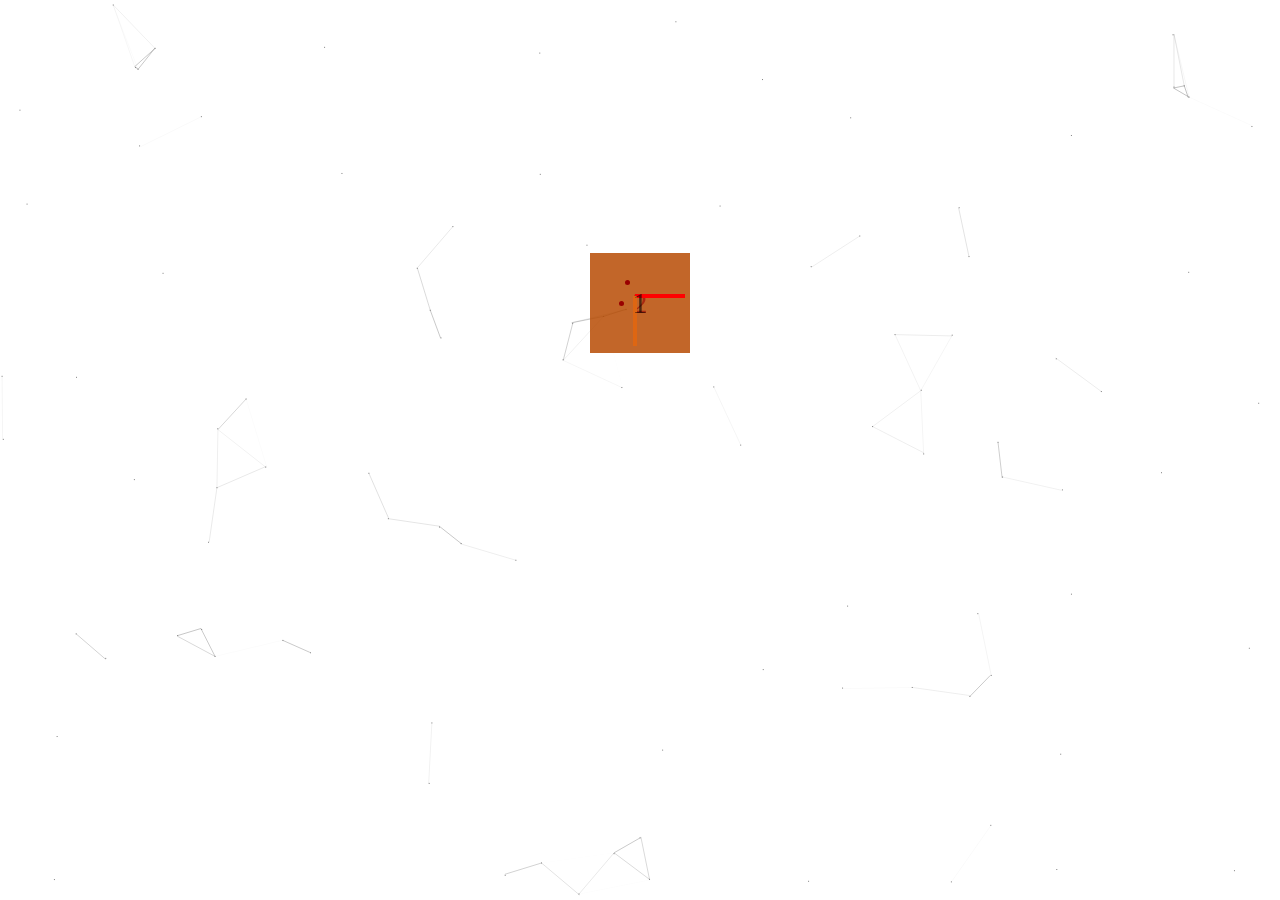
<file: html/bck+cube.html>
<!DOCTYPE html>
<html lang="en">
<head>
    <meta charset="UTF-8">
    <meta http-equiv="X-UA-Compatible" content="IE=edge">
    <meta name="viewport" content="width=device-width, initial-scale=1.0">
    <title>bck+cube</title>
    <link rel="stylesheet" href="../css/cube.css">
    <script src=""></script>
</head>
<body>
    <div id="item">
        <ul>
            <li></li>
            <li></li>
            <li></li>
        </ul>
        <div></div>
        <div></div>
        <div></div>
        <div></div>
        <div></div>
        <div></div>
    </div>
</body>
<script src="../js/bck.js"></script>
</html>
</file>
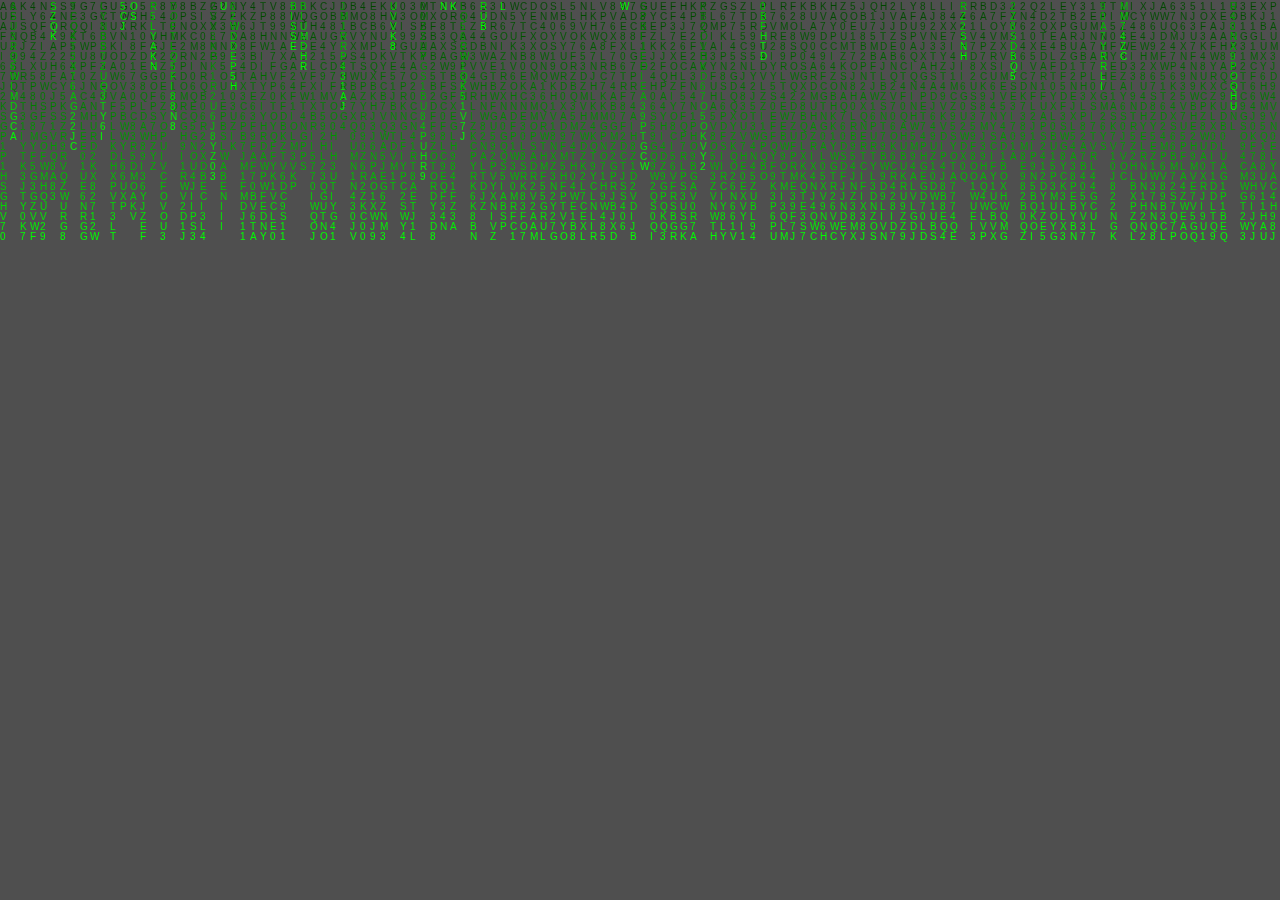
<file: html/Code_Rain.html>
<!DOCTYPE html>
<html lang="en">

<head>
    <meta charset="UTF-8">
    <meta http-equiv="X-UA-Compatible" content="IE=edge">
    <meta name="viewport" content="width=device-width, initial-scale=1.0">
    <title>Code_Rain</title>
    <style>
        body {
            font-family: "楷体";
            margin: 0;
            overflow: hidden;
        }
    </style>
</head>

<body>
    <canvas id="myCanvas"></canvas>
    <script>
        // const 用于声明一个或多个常量，声明时必须进行初始化，且初始化后值不可再修改;
        // const 定义的变量并非常量，并非不可变，它定义了一个常量引用一个值。使用 const 定义的对象或者数组，其实是可变的

        // 获取显示浏览器的屏幕的可用宽度、高度并赋值给canvas，然后初始化变量width和变量height
        const width = document.getElementById("myCanvas").width = screen.availWidth;
        const height = document.getElementById("myCanvas").height = screen.availHeight;

        // 获取一个用于在画布上绘图的环境
        const ctx = document.getElementById("myCanvas").getContext("2d");

        // 获取一个长度指定，元素全为0的数组，以便后面调用map方法(至于为什么会/10呢，因为这一个字符的字号就是10)
        const arr = Array(Math.ceil(width / 10)).fill(0);

        // 指定显示的字符串，并且分割为单个字符，返回一个数组
        const str = "ABCDEFGHIJKLMNOPQRSTUVWXYZ0123456789".split("");

        // forEach() 方法用于调用数组的每个元素，并将元素传递给回调函数。
        // 然而forEach是不会有返回值的，如果需要接收返回值，就调用.map方法，这里用map当然也可以，但是不符合规范
        function rain() {
            //这里的重点就是每次调用这个方法的时候都会重新绘制一张透明度为0.05的黑色画布来覆盖前图
            //所以就会形成人眼中的下雨效果

            // fillStyle 属性设置或返回用于填充绘画的颜色、渐变或模式，rgba指定了rgb颜色以及Alpha透明度
            ctx.fillStyle = "rgba(0,0,0,0.05)";

            // fillRect() 方法绘制“已填色”的矩形。默认的填充颜色是黑色(Rect-rectangular矩形)
            /**
             * context.fillRect(x,y,width,height);
             * x        矩形左上角的 x 坐标
             * y        矩形左上角的 y 坐标
             * width    矩形的宽度，以像素计
             * height   矩形的高度，以像素计
             */
            ctx.fillRect(0, 0, width, height);

            ctx.fillStyle = "#0f0";
            arr.forEach(function (value, index) {
                // fillText() 方法在画布上绘制填色的文本。文本的默认颜色是黑色。前面已经定义文字为绿色，即代码的颜色;
                /**
                 * context.fillText(text,x,y,maxWidth);
                 * text     规定在画布上输出的文本
                 * x        开始绘制文本的 x 坐标位置（相对于画布）
                 * y        开始绘制文本的 y 坐标位置（相对于画布）
                 */
                // 随机选取定义的数组中的一个元素，以便出现单个字符
                ctx.fillText(str[Math.floor(Math.random() * str.length)], index * 10, value + 10);

                // 数组arr通过调用forEach方法，将数组中每个元素在第一行进行打印，然而，forEach方法是没办法改变原数组的
                arr[index] = value >= height || value > 8888 * Math.random() ? 0 : value + 10;
            });
        }

        setInterval(rain, 30);
    </script>

</body>

</html>
</file>
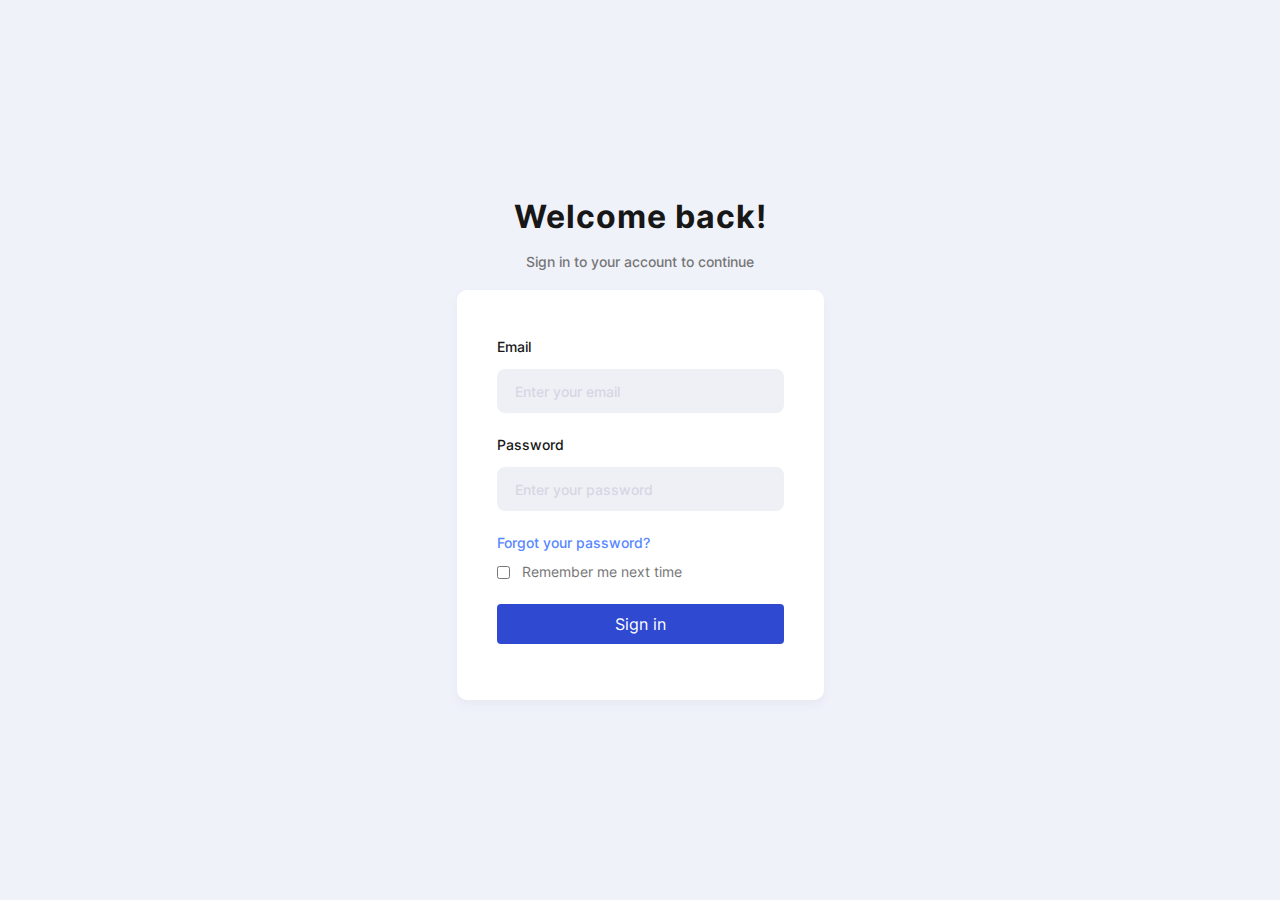
<file: html/signin.html>
<!DOCTYPE html>
<html lang="en">

<head>
  <meta charset="UTF-8">
  <meta http-equiv="X-UA-Compatible" content="IE=edge">
  <meta name="viewport" content="width=device-width, initial-scale=1.0">
  <title>Elegant Dashboard | Sign In</title>
  <!-- Favicon -->
  <link rel="shortcut icon" href="../img/svg/logo.svg" type="image/x-icon">
  <!-- Custom styles -->
  <link rel="stylesheet" href="../css/style.min.css">
</head>

<body>
  <div class="layer"></div>
<main class="page-center">
  <article class="sign-up">
    <h1 class="sign-up__title">Welcome back!</h1>
    <p class="sign-up__subtitle">Sign in to your account to continue</p>
    <form class="sign-up-form form" action="" method="">
      <label class="form-label-wrapper">
        <p class="form-label">Email</p>
        <input class="form-input" type="email" placeholder="Enter your email" required>
      </label>
      <label class="form-label-wrapper">
        <p class="form-label">Password</p>
        <input class="form-input" type="password" placeholder="Enter your password" required>
      </label>
      <a class="link-info forget-link" href="##">Forgot your password?</a>
      <label class="form-checkbox-wrapper">
        <input class="form-checkbox" type="checkbox" required>
        <span class="form-checkbox-label">Remember me next time</span>
      </label>
      <button class="form-btn primary-default-btn transparent-btn">Sign in</button>
    </form>
  </article>
</main>
<!-- Chart library -->
<script src="../plugins/chart.min.js"></script>
<!-- Icons library -->
<script src="../plugins/feather.min.js"></script>
<!-- Custom scripts -->
<script src="../js/script.js"></script>
</body>

</html>
</file>
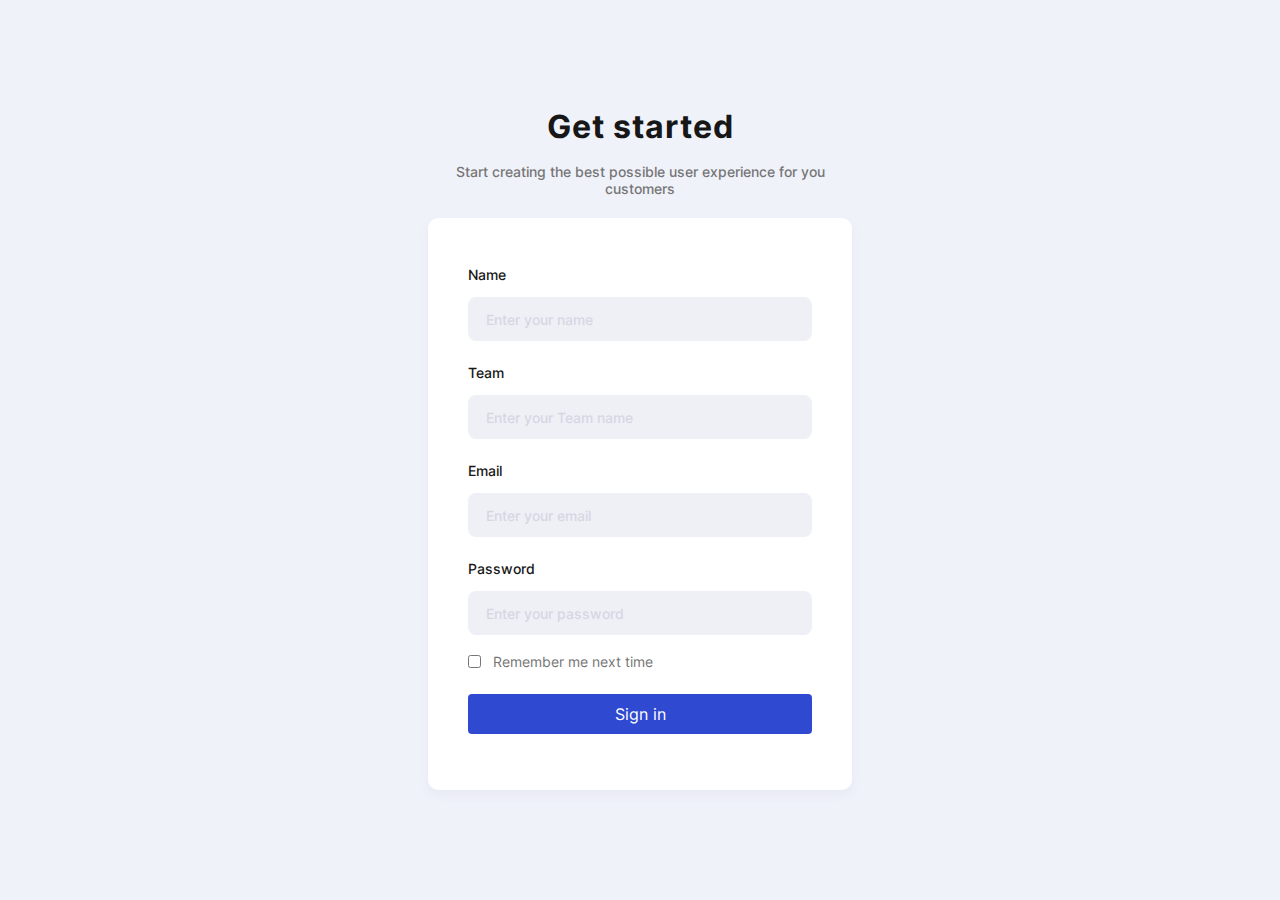
<file: html/signup.html>
<!DOCTYPE html>
<html lang="en">

<head>
  <meta charset="UTF-8">
  <meta http-equiv="X-UA-Compatible" content="IE=edge">
  <meta name="viewport" content="width=device-width, initial-scale=1.0">
  <title>Elegant Dashboard | Sign Up</title>
  <!-- Favicon -->
  <link rel="shortcut icon" href="../img/svg/logo.svg" type="image/x-icon">
  <!-- Custom styles -->
  <link rel="stylesheet" href="../css/style.min.css">
</head>

<body>
  <div class="layer"></div>
<main class="page-center">
  <article class="sign-up">
    <h1 class="sign-up__title">Get started</h1>
    <p class="sign-up__subtitle">Start creating the best possible user experience for you customers</p>
    <form class="sign-up-form form" action="" method="">
      <label class="form-label-wrapper">
        <p class="form-label">Name</p>
        <input class="form-input" type="text" placeholder="Enter your name" required>
      </label>
      <label class="form-label-wrapper">
        <p class="form-label">Team</p>
        <input class="form-input" type="email" placeholder="Enter your Team name" required>
      </label>
      <label class="form-label-wrapper">
        <p class="form-label">Email</p>
        <input class="form-input" type="email" placeholder="Enter your email" required>
      </label>
      <label class="form-label-wrapper">
        <p class="form-label">Password</p>
        <input class="form-input" type="password" placeholder="Enter your password" required>
      </label>
      <label class="form-checkbox-wrapper">
        <input class="form-checkbox" type="checkbox" required>
        <span class="form-checkbox-label">Remember me next time</span>
      </label>
      <button class="form-btn primary-default-btn transparent-btn">Sign in</button>
    </form>
  </article>
</main>
<!-- Chart library -->
<script src="../plugins/chart.min.js"></script>
<!-- Icons library -->
<script src="../plugins/feather.min.js"></script>
<!-- Custom scripts -->
<script src="../js/script.js"></script>
</body>

</html>
</file>
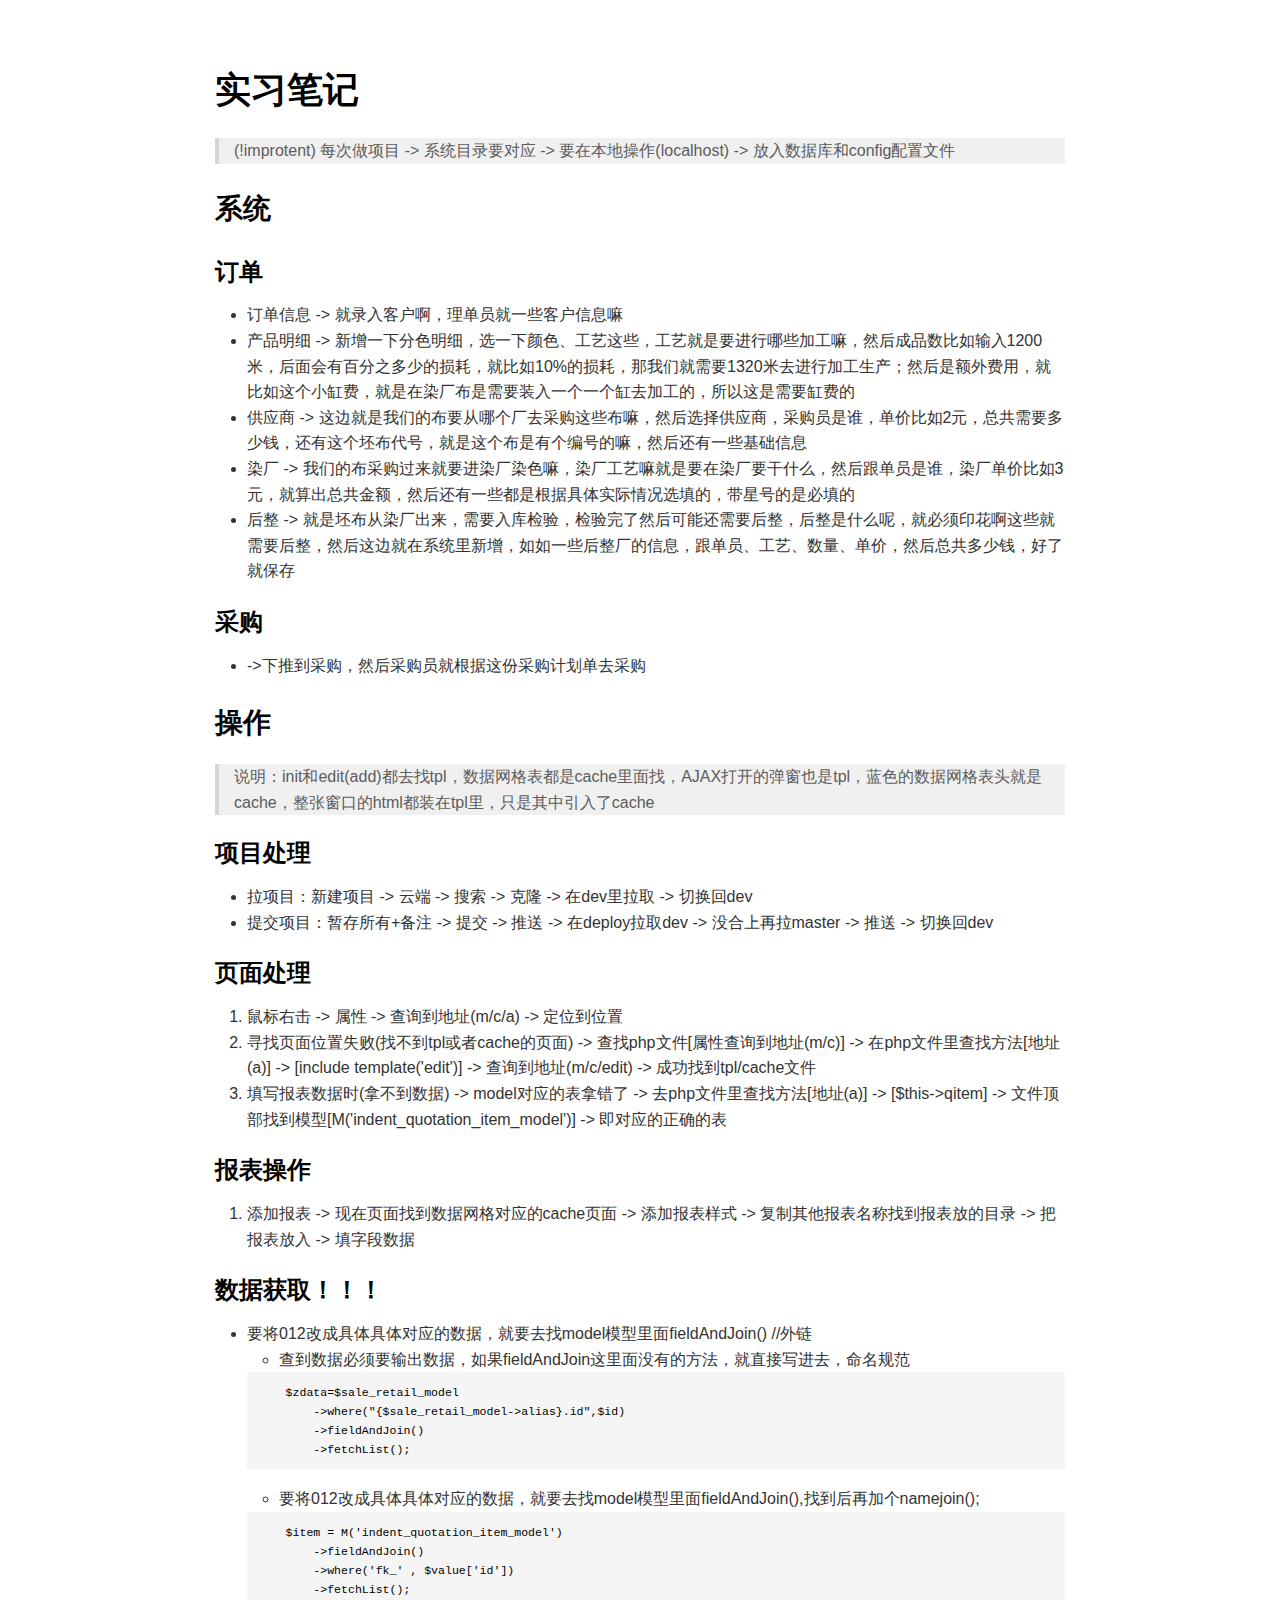
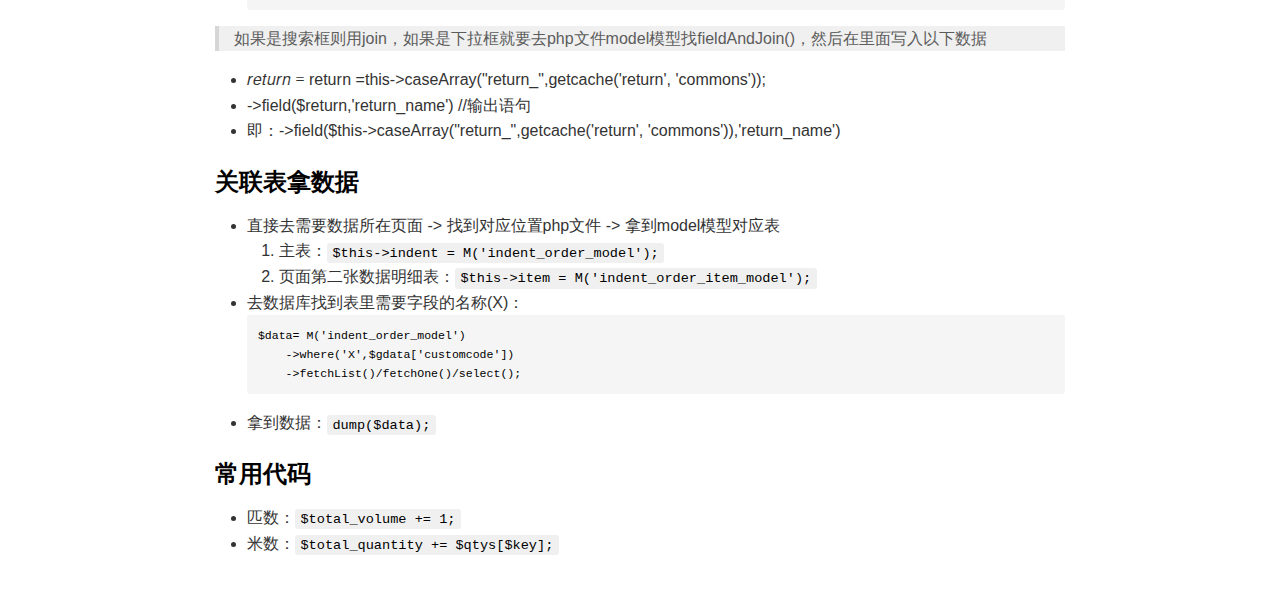
<file: html/Study_notes/实习ThinkPHP.html>
<!DOCTYPE html><html><head>
      <title>&#x7B14;&#x8BB0;</title>
      <meta charset="utf-8">
      <meta name="viewport" content="width=device-width, initial-scale=1.0">
      
      <link rel="stylesheet" href="file:///c:\Users\Administrator\.vscode\extensions\shd101wyy.markdown-preview-enhanced-0.5.22\node_modules\@shd101wyy\mume\dependencies\katex\katex.min.css">
      
      
      
      
      
      
      
      
      
      <style>
      /**
 * prism.js Github theme based on GitHub's theme.
 * @author Sam Clarke
 */
code[class*="language-"],
pre[class*="language-"] {
  color: #333;
  background: none;
  font-family: Consolas, "Liberation Mono", Menlo, Courier, monospace;
  text-align: left;
  white-space: pre;
  word-spacing: normal;
  word-break: normal;
  word-wrap: normal;
  line-height: 1.4;

  -moz-tab-size: 8;
  -o-tab-size: 8;
  tab-size: 8;

  -webkit-hyphens: none;
  -moz-hyphens: none;
  -ms-hyphens: none;
  hyphens: none;
}

/* Code blocks */
pre[class*="language-"] {
  padding: .8em;
  overflow: auto;
  /* border: 1px solid #ddd; */
  border-radius: 3px;
  /* background: #fff; */
  background: #f5f5f5;
}

/* Inline code */
:not(pre) > code[class*="language-"] {
  padding: .1em;
  border-radius: .3em;
  white-space: normal;
  background: #f5f5f5;
}

.token.comment,
.token.blockquote {
  color: #969896;
}

.token.cdata {
  color: #183691;
}

.token.doctype,
.token.punctuation,
.token.variable,
.token.macro.property {
  color: #333;
}

.token.operator,
.token.important,
.token.keyword,
.token.rule,
.token.builtin {
  color: #a71d5d;
}

.token.string,
.token.url,
.token.regex,
.token.attr-value {
  color: #183691;
}

.token.property,
.token.number,
.token.boolean,
.token.entity,
.token.atrule,
.token.constant,
.token.symbol,
.token.command,
.token.code {
  color: #0086b3;
}

.token.tag,
.token.selector,
.token.prolog {
  color: #63a35c;
}

.token.function,
.token.namespace,
.token.pseudo-element,
.token.class,
.token.class-name,
.token.pseudo-class,
.token.id,
.token.url-reference .token.variable,
.token.attr-name {
  color: #795da3;
}

.token.entity {
  cursor: help;
}

.token.title,
.token.title .token.punctuation {
  font-weight: bold;
  color: #1d3e81;
}

.token.list {
  color: #ed6a43;
}

.token.inserted {
  background-color: #eaffea;
  color: #55a532;
}

.token.deleted {
  background-color: #ffecec;
  color: #bd2c00;
}

.token.bold {
  font-weight: bold;
}

.token.italic {
  font-style: italic;
}


/* JSON */
.language-json .token.property {
  color: #183691;
}

.language-markup .token.tag .token.punctuation {
  color: #333;
}

/* CSS */
code.language-css,
.language-css .token.function {
  color: #0086b3;
}

/* YAML */
.language-yaml .token.atrule {
  color: #63a35c;
}

code.language-yaml {
  color: #183691;
}

/* Ruby */
.language-ruby .token.function {
  color: #333;
}

/* Markdown */
.language-markdown .token.url {
  color: #795da3;
}

/* Makefile */
.language-makefile .token.symbol {
  color: #795da3;
}

.language-makefile .token.variable {
  color: #183691;
}

.language-makefile .token.builtin {
  color: #0086b3;
}

/* Bash */
.language-bash .token.keyword {
  color: #0086b3;
}

/* highlight */
pre[data-line] {
  position: relative;
  padding: 1em 0 1em 3em;
}
pre[data-line] .line-highlight-wrapper {
  position: absolute;
  top: 0;
  left: 0;
  background-color: transparent;
  display: block;
  width: 100%;
}

pre[data-line] .line-highlight {
  position: absolute;
  left: 0;
  right: 0;
  padding: inherit 0;
  margin-top: 1em;
  background: hsla(24, 20%, 50%,.08);
  background: linear-gradient(to right, hsla(24, 20%, 50%,.1) 70%, hsla(24, 20%, 50%,0));
  pointer-events: none;
  line-height: inherit;
  white-space: pre;
}

pre[data-line] .line-highlight:before, 
pre[data-line] .line-highlight[data-end]:after {
  content: attr(data-start);
  position: absolute;
  top: .4em;
  left: .6em;
  min-width: 1em;
  padding: 0 .5em;
  background-color: hsla(24, 20%, 50%,.4);
  color: hsl(24, 20%, 95%);
  font: bold 65%/1.5 sans-serif;
  text-align: center;
  vertical-align: .3em;
  border-radius: 999px;
  text-shadow: none;
  box-shadow: 0 1px white;
}

pre[data-line] .line-highlight[data-end]:after {
  content: attr(data-end);
  top: auto;
  bottom: .4em;
}html body{font-family:"Helvetica Neue",Helvetica,"Segoe UI",Arial,freesans,sans-serif;font-size:16px;line-height:1.6;color:#333;background-color:#fff;overflow:initial;box-sizing:border-box;word-wrap:break-word}html body>:first-child{margin-top:0}html body h1,html body h2,html body h3,html body h4,html body h5,html body h6{line-height:1.2;margin-top:1em;margin-bottom:16px;color:#000}html body h1{font-size:2.25em;font-weight:300;padding-bottom:.3em}html body h2{font-size:1.75em;font-weight:400;padding-bottom:.3em}html body h3{font-size:1.5em;font-weight:500}html body h4{font-size:1.25em;font-weight:600}html body h5{font-size:1.1em;font-weight:600}html body h6{font-size:1em;font-weight:600}html body h1,html body h2,html body h3,html body h4,html body h5{font-weight:600}html body h5{font-size:1em}html body h6{color:#5c5c5c}html body strong{color:#000}html body del{color:#5c5c5c}html body a:not([href]){color:inherit;text-decoration:none}html body a{color:#08c;text-decoration:none}html body a:hover{color:#00a3f5;text-decoration:none}html body img{max-width:100%}html body>p{margin-top:0;margin-bottom:16px;word-wrap:break-word}html body>ul,html body>ol{margin-bottom:16px}html body ul,html body ol{padding-left:2em}html body ul.no-list,html body ol.no-list{padding:0;list-style-type:none}html body ul ul,html body ul ol,html body ol ol,html body ol ul{margin-top:0;margin-bottom:0}html body li{margin-bottom:0}html body li.task-list-item{list-style:none}html body li>p{margin-top:0;margin-bottom:0}html body .task-list-item-checkbox{margin:0 .2em .25em -1.8em;vertical-align:middle}html body .task-list-item-checkbox:hover{cursor:pointer}html body blockquote{margin:16px 0;font-size:inherit;padding:0 15px;color:#5c5c5c;background-color:#f0f0f0;border-left:4px solid #d6d6d6}html body blockquote>:first-child{margin-top:0}html body blockquote>:last-child{margin-bottom:0}html body hr{height:4px;margin:32px 0;background-color:#d6d6d6;border:0 none}html body table{margin:10px 0 15px 0;border-collapse:collapse;border-spacing:0;display:block;width:100%;overflow:auto;word-break:normal;word-break:keep-all}html body table th{font-weight:bold;color:#000}html body table td,html body table th{border:1px solid #d6d6d6;padding:6px 13px}html body dl{padding:0}html body dl dt{padding:0;margin-top:16px;font-size:1em;font-style:italic;font-weight:bold}html body dl dd{padding:0 16px;margin-bottom:16px}html body code{font-family:Menlo,Monaco,Consolas,'Courier New',monospace;font-size:.85em !important;color:#000;background-color:#f0f0f0;border-radius:3px;padding:.2em 0}html body code::before,html body code::after{letter-spacing:-0.2em;content:"\00a0"}html body pre>code{padding:0;margin:0;font-size:.85em !important;word-break:normal;white-space:pre;background:transparent;border:0}html body .highlight{margin-bottom:16px}html body .highlight pre,html body pre{padding:1em;overflow:auto;font-size:.85em !important;line-height:1.45;border:#d6d6d6;border-radius:3px}html body .highlight pre{margin-bottom:0;word-break:normal}html body pre code,html body pre tt{display:inline;max-width:initial;padding:0;margin:0;overflow:initial;line-height:inherit;word-wrap:normal;background-color:transparent;border:0}html body pre code:before,html body pre tt:before,html body pre code:after,html body pre tt:after{content:normal}html body p,html body blockquote,html body ul,html body ol,html body dl,html body pre{margin-top:0;margin-bottom:16px}html body kbd{color:#000;border:1px solid #d6d6d6;border-bottom:2px solid #c7c7c7;padding:2px 4px;background-color:#f0f0f0;border-radius:3px}@media print{html body{background-color:#fff}html body h1,html body h2,html body h3,html body h4,html body h5,html body h6{color:#000;page-break-after:avoid}html body blockquote{color:#5c5c5c}html body pre{page-break-inside:avoid}html body table{display:table}html body img{display:block;max-width:100%;max-height:100%}html body pre,html body code{word-wrap:break-word;white-space:pre}}.markdown-preview{width:100%;height:100%;box-sizing:border-box}.markdown-preview .pagebreak,.markdown-preview .newpage{page-break-before:always}.markdown-preview pre.line-numbers{position:relative;padding-left:3.8em;counter-reset:linenumber}.markdown-preview pre.line-numbers>code{position:relative}.markdown-preview pre.line-numbers .line-numbers-rows{position:absolute;pointer-events:none;top:1em;font-size:100%;left:0;width:3em;letter-spacing:-1px;border-right:1px solid #999;-webkit-user-select:none;-moz-user-select:none;-ms-user-select:none;user-select:none}.markdown-preview pre.line-numbers .line-numbers-rows>span{pointer-events:none;display:block;counter-increment:linenumber}.markdown-preview pre.line-numbers .line-numbers-rows>span:before{content:counter(linenumber);color:#999;display:block;padding-right:.8em;text-align:right}.markdown-preview .mathjax-exps .MathJax_Display{text-align:center !important}.markdown-preview:not([for="preview"]) .code-chunk .btn-group{display:none}.markdown-preview:not([for="preview"]) .code-chunk .status{display:none}.markdown-preview:not([for="preview"]) .code-chunk .output-div{margin-bottom:16px}.scrollbar-style::-webkit-scrollbar{width:8px}.scrollbar-style::-webkit-scrollbar-track{border-radius:10px;background-color:transparent}.scrollbar-style::-webkit-scrollbar-thumb{border-radius:5px;background-color:rgba(150,150,150,0.66);border:4px solid rgba(150,150,150,0.66);background-clip:content-box}html body[for="html-export"]:not([data-presentation-mode]){position:relative;width:100%;height:100%;top:0;left:0;margin:0;padding:0;overflow:auto}html body[for="html-export"]:not([data-presentation-mode]) .markdown-preview{position:relative;top:0}@media screen and (min-width:914px){html body[for="html-export"]:not([data-presentation-mode]) .markdown-preview{padding:2em calc(50% - 457px + 2em)}}@media screen and (max-width:914px){html body[for="html-export"]:not([data-presentation-mode]) .markdown-preview{padding:2em}}@media screen and (max-width:450px){html body[for="html-export"]:not([data-presentation-mode]) .markdown-preview{font-size:14px !important;padding:1em}}@media print{html body[for="html-export"]:not([data-presentation-mode]) #sidebar-toc-btn{display:none}}html body[for="html-export"]:not([data-presentation-mode]) #sidebar-toc-btn{position:fixed;bottom:8px;left:8px;font-size:28px;cursor:pointer;color:inherit;z-index:99;width:32px;text-align:center;opacity:.4}html body[for="html-export"]:not([data-presentation-mode])[html-show-sidebar-toc] #sidebar-toc-btn{opacity:1}html body[for="html-export"]:not([data-presentation-mode])[html-show-sidebar-toc] .md-sidebar-toc{position:fixed;top:0;left:0;width:300px;height:100%;padding:32px 0 48px 0;font-size:14px;box-shadow:0 0 4px rgba(150,150,150,0.33);box-sizing:border-box;overflow:auto;background-color:inherit}html body[for="html-export"]:not([data-presentation-mode])[html-show-sidebar-toc] .md-sidebar-toc::-webkit-scrollbar{width:8px}html body[for="html-export"]:not([data-presentation-mode])[html-show-sidebar-toc] .md-sidebar-toc::-webkit-scrollbar-track{border-radius:10px;background-color:transparent}html body[for="html-export"]:not([data-presentation-mode])[html-show-sidebar-toc] .md-sidebar-toc::-webkit-scrollbar-thumb{border-radius:5px;background-color:rgba(150,150,150,0.66);border:4px solid rgba(150,150,150,0.66);background-clip:content-box}html body[for="html-export"]:not([data-presentation-mode])[html-show-sidebar-toc] .md-sidebar-toc a{text-decoration:none}html body[for="html-export"]:not([data-presentation-mode])[html-show-sidebar-toc] .md-sidebar-toc ul{padding:0 1.6em;margin-top:.8em}html body[for="html-export"]:not([data-presentation-mode])[html-show-sidebar-toc] .md-sidebar-toc li{margin-bottom:.8em}html body[for="html-export"]:not([data-presentation-mode])[html-show-sidebar-toc] .md-sidebar-toc ul{list-style-type:none}html body[for="html-export"]:not([data-presentation-mode])[html-show-sidebar-toc] .markdown-preview{left:300px;width:calc(100% -  300px);padding:2em calc(50% - 457px -  150px);margin:0;box-sizing:border-box}@media screen and (max-width:1274px){html body[for="html-export"]:not([data-presentation-mode])[html-show-sidebar-toc] .markdown-preview{padding:2em}}@media screen and (max-width:450px){html body[for="html-export"]:not([data-presentation-mode])[html-show-sidebar-toc] .markdown-preview{width:100%}}html body[for="html-export"]:not([data-presentation-mode]):not([html-show-sidebar-toc]) .markdown-preview{left:50%;transform:translateX(-50%)}html body[for="html-export"]:not([data-presentation-mode]):not([html-show-sidebar-toc]) .md-sidebar-toc{display:none}
/* Please visit the URL below for more information: */
/*   https://shd101wyy.github.io/markdown-preview-enhanced/#/customize-css */

      </style>
    </head>
    <body for="html-export">
      <div class="mume markdown-preview  ">
      <h1>&#x5B9E;&#x4E60;&#x7B14;&#x8BB0;</h1>
<blockquote>
<p>(!improtent) &#x6BCF;&#x6B21;&#x505A;&#x9879;&#x76EE; -&gt; &#x7CFB;&#x7EDF;&#x76EE;&#x5F55;&#x8981;&#x5BF9;&#x5E94; -&gt; &#x8981;&#x5728;&#x672C;&#x5730;&#x64CD;&#x4F5C;(localhost) -&gt; &#x653E;&#x5165;&#x6570;&#x636E;&#x5E93;&#x548C;config&#x914D;&#x7F6E;&#x6587;&#x4EF6;</p>
</blockquote>
<h2 class="mume-header" id="%E7%B3%BB%E7%BB%9F">&#x7CFB;&#x7EDF;</h2>

<h3 class="mume-header" id="%E8%AE%A2%E5%8D%95">&#x8BA2;&#x5355;</h3>

<ul>
<li>&#x8BA2;&#x5355;&#x4FE1;&#x606F; -&gt; &#x5C31;&#x5F55;&#x5165;&#x5BA2;&#x6237;&#x554A;&#xFF0C;&#x7406;&#x5355;&#x5458;&#x5C31;&#x4E00;&#x4E9B;&#x5BA2;&#x6237;&#x4FE1;&#x606F;&#x561B;</li>
<li>&#x4EA7;&#x54C1;&#x660E;&#x7EC6; -&gt; &#x65B0;&#x589E;&#x4E00;&#x4E0B;&#x5206;&#x8272;&#x660E;&#x7EC6;&#xFF0C;&#x9009;&#x4E00;&#x4E0B;&#x989C;&#x8272;&#x3001;&#x5DE5;&#x827A;&#x8FD9;&#x4E9B;&#xFF0C;&#x5DE5;&#x827A;&#x5C31;&#x662F;&#x8981;&#x8FDB;&#x884C;&#x54EA;&#x4E9B;&#x52A0;&#x5DE5;&#x561B;&#xFF0C;&#x7136;&#x540E;&#x6210;&#x54C1;&#x6570;&#x6BD4;&#x5982;&#x8F93;&#x5165;1200&#x7C73;&#xFF0C;&#x540E;&#x9762;&#x4F1A;&#x6709;&#x767E;&#x5206;&#x4E4B;&#x591A;&#x5C11;&#x7684;&#x635F;&#x8017;&#xFF0C;&#x5C31;&#x6BD4;&#x5982;10%&#x7684;&#x635F;&#x8017;&#xFF0C;&#x90A3;&#x6211;&#x4EEC;&#x5C31;&#x9700;&#x8981;1320&#x7C73;&#x53BB;&#x8FDB;&#x884C;&#x52A0;&#x5DE5;&#x751F;&#x4EA7;&#xFF1B;&#x7136;&#x540E;&#x662F;&#x989D;&#x5916;&#x8D39;&#x7528;&#xFF0C;&#x5C31;&#x6BD4;&#x5982;&#x8FD9;&#x4E2A;&#x5C0F;&#x7F38;&#x8D39;&#xFF0C;&#x5C31;&#x662F;&#x5728;&#x67D3;&#x5382;&#x5E03;&#x662F;&#x9700;&#x8981;&#x88C5;&#x5165;&#x4E00;&#x4E2A;&#x4E00;&#x4E2A;&#x7F38;&#x53BB;&#x52A0;&#x5DE5;&#x7684;&#xFF0C;&#x6240;&#x4EE5;&#x8FD9;&#x662F;&#x9700;&#x8981;&#x7F38;&#x8D39;&#x7684;</li>
<li>&#x4F9B;&#x5E94;&#x5546; -&gt; &#x8FD9;&#x8FB9;&#x5C31;&#x662F;&#x6211;&#x4EEC;&#x7684;&#x5E03;&#x8981;&#x4ECE;&#x54EA;&#x4E2A;&#x5382;&#x53BB;&#x91C7;&#x8D2D;&#x8FD9;&#x4E9B;&#x5E03;&#x561B;&#xFF0C;&#x7136;&#x540E;&#x9009;&#x62E9;&#x4F9B;&#x5E94;&#x5546;&#xFF0C;&#x91C7;&#x8D2D;&#x5458;&#x662F;&#x8C01;&#xFF0C;&#x5355;&#x4EF7;&#x6BD4;&#x5982;2&#x5143;&#xFF0C;&#x603B;&#x5171;&#x9700;&#x8981;&#x591A;&#x5C11;&#x94B1;&#xFF0C;&#x8FD8;&#x6709;&#x8FD9;&#x4E2A;&#x576F;&#x5E03;&#x4EE3;&#x53F7;&#xFF0C;&#x5C31;&#x662F;&#x8FD9;&#x4E2A;&#x5E03;&#x662F;&#x6709;&#x4E2A;&#x7F16;&#x53F7;&#x7684;&#x561B;&#xFF0C;&#x7136;&#x540E;&#x8FD8;&#x6709;&#x4E00;&#x4E9B;&#x57FA;&#x7840;&#x4FE1;&#x606F;</li>
<li>&#x67D3;&#x5382; -&gt; &#x6211;&#x4EEC;&#x7684;&#x5E03;&#x91C7;&#x8D2D;&#x8FC7;&#x6765;&#x5C31;&#x8981;&#x8FDB;&#x67D3;&#x5382;&#x67D3;&#x8272;&#x561B;&#xFF0C;&#x67D3;&#x5382;&#x5DE5;&#x827A;&#x561B;&#x5C31;&#x662F;&#x8981;&#x5728;&#x67D3;&#x5382;&#x8981;&#x5E72;&#x4EC0;&#x4E48;&#xFF0C;&#x7136;&#x540E;&#x8DDF;&#x5355;&#x5458;&#x662F;&#x8C01;&#xFF0C;&#x67D3;&#x5382;&#x5355;&#x4EF7;&#x6BD4;&#x5982;3&#x5143;&#xFF0C;&#x5C31;&#x7B97;&#x51FA;&#x603B;&#x5171;&#x91D1;&#x989D;&#xFF0C;&#x7136;&#x540E;&#x8FD8;&#x6709;&#x4E00;&#x4E9B;&#x90FD;&#x662F;&#x6839;&#x636E;&#x5177;&#x4F53;&#x5B9E;&#x9645;&#x60C5;&#x51B5;&#x9009;&#x586B;&#x7684;&#xFF0C;&#x5E26;&#x661F;&#x53F7;&#x7684;&#x662F;&#x5FC5;&#x586B;&#x7684;</li>
<li>&#x540E;&#x6574; -&gt; &#x5C31;&#x662F;&#x576F;&#x5E03;&#x4ECE;&#x67D3;&#x5382;&#x51FA;&#x6765;&#xFF0C;&#x9700;&#x8981;&#x5165;&#x5E93;&#x68C0;&#x9A8C;&#xFF0C;&#x68C0;&#x9A8C;&#x5B8C;&#x4E86;&#x7136;&#x540E;&#x53EF;&#x80FD;&#x8FD8;&#x9700;&#x8981;&#x540E;&#x6574;&#xFF0C;&#x540E;&#x6574;&#x662F;&#x4EC0;&#x4E48;&#x5462;&#xFF0C;&#x5C31;&#x5FC5;&#x987B;&#x5370;&#x82B1;&#x554A;&#x8FD9;&#x4E9B;&#x5C31;&#x9700;&#x8981;&#x540E;&#x6574;&#xFF0C;&#x7136;&#x540E;&#x8FD9;&#x8FB9;&#x5C31;&#x5728;&#x7CFB;&#x7EDF;&#x91CC;&#x65B0;&#x589E;&#xFF0C;&#x5982;&#x5982;&#x4E00;&#x4E9B;&#x540E;&#x6574;&#x5382;&#x7684;&#x4FE1;&#x606F;&#xFF0C;&#x8DDF;&#x5355;&#x5458;&#x3001;&#x5DE5;&#x827A;&#x3001;&#x6570;&#x91CF;&#x3001;&#x5355;&#x4EF7;&#xFF0C;&#x7136;&#x540E;&#x603B;&#x5171;&#x591A;&#x5C11;&#x94B1;&#xFF0C;&#x597D;&#x4E86;&#x5C31;&#x4FDD;&#x5B58;</li>
</ul>
<h3 class="mume-header" id="%E9%87%87%E8%B4%AD">&#x91C7;&#x8D2D;</h3>

<ul>
<li>-&gt;&#x4E0B;&#x63A8;&#x5230;&#x91C7;&#x8D2D;&#xFF0C;&#x7136;&#x540E;&#x91C7;&#x8D2D;&#x5458;&#x5C31;&#x6839;&#x636E;&#x8FD9;&#x4EFD;&#x91C7;&#x8D2D;&#x8BA1;&#x5212;&#x5355;&#x53BB;&#x91C7;&#x8D2D;</li>
</ul>
<h2 class="mume-header" id="%E6%93%8D%E4%BD%9C">&#x64CD;&#x4F5C;</h2>

<blockquote>
<p>&#x8BF4;&#x660E;&#xFF1A;init&#x548C;edit(add)&#x90FD;&#x53BB;&#x627E;tpl&#xFF0C;&#x6570;&#x636E;&#x7F51;&#x683C;&#x8868;&#x90FD;&#x662F;cache&#x91CC;&#x9762;&#x627E;&#xFF0C;AJAX&#x6253;&#x5F00;&#x7684;&#x5F39;&#x7A97;&#x4E5F;&#x662F;tpl&#xFF0C;&#x84DD;&#x8272;&#x7684;&#x6570;&#x636E;&#x7F51;&#x683C;&#x8868;&#x5934;&#x5C31;&#x662F;cache&#xFF0C;&#x6574;&#x5F20;&#x7A97;&#x53E3;&#x7684;html&#x90FD;&#x88C5;&#x5728;tpl&#x91CC;&#xFF0C;&#x53EA;&#x662F;&#x5176;&#x4E2D;&#x5F15;&#x5165;&#x4E86;cache</p>
</blockquote>
<h3 class="mume-header" id="%E9%A1%B9%E7%9B%AE%E5%A4%84%E7%90%86">&#x9879;&#x76EE;&#x5904;&#x7406;</h3>

<ul>
<li>&#x62C9;&#x9879;&#x76EE;&#xFF1A;&#x65B0;&#x5EFA;&#x9879;&#x76EE; -&gt; &#x4E91;&#x7AEF; -&gt; &#x641C;&#x7D22; -&gt; &#x514B;&#x9686; -&gt; &#x5728;dev&#x91CC;&#x62C9;&#x53D6; -&gt; &#x5207;&#x6362;&#x56DE;dev</li>
<li>&#x63D0;&#x4EA4;&#x9879;&#x76EE;&#xFF1A;&#x6682;&#x5B58;&#x6240;&#x6709;+&#x5907;&#x6CE8; -&gt; &#x63D0;&#x4EA4; -&gt; &#x63A8;&#x9001; -&gt; &#x5728;deploy&#x62C9;&#x53D6;dev -&gt; &#x6CA1;&#x5408;&#x4E0A;&#x518D;&#x62C9;master -&gt; &#x63A8;&#x9001; -&gt; &#x5207;&#x6362;&#x56DE;dev</li>
</ul>
<h3 class="mume-header" id="%E9%A1%B5%E9%9D%A2%E5%A4%84%E7%90%86">&#x9875;&#x9762;&#x5904;&#x7406;</h3>

<ol>
<li>&#x9F20;&#x6807;&#x53F3;&#x51FB; -&gt; &#x5C5E;&#x6027; -&gt; &#x67E5;&#x8BE2;&#x5230;&#x5730;&#x5740;(m/c/a) -&gt; &#x5B9A;&#x4F4D;&#x5230;&#x4F4D;&#x7F6E;</li>
<li>&#x5BFB;&#x627E;&#x9875;&#x9762;&#x4F4D;&#x7F6E;&#x5931;&#x8D25;(&#x627E;&#x4E0D;&#x5230;tpl&#x6216;&#x8005;cache&#x7684;&#x9875;&#x9762;) -&gt; &#x67E5;&#x627E;php&#x6587;&#x4EF6;[&#x5C5E;&#x6027;&#x67E5;&#x8BE2;&#x5230;&#x5730;&#x5740;(m/c)] -&gt; &#x5728;php&#x6587;&#x4EF6;&#x91CC;&#x67E5;&#x627E;&#x65B9;&#x6CD5;[&#x5730;&#x5740;(a)] -&gt; [include template(&apos;edit&apos;)] -&gt; &#x67E5;&#x8BE2;&#x5230;&#x5730;&#x5740;(m/c/edit) -&gt; &#x6210;&#x529F;&#x627E;&#x5230;tpl/cache&#x6587;&#x4EF6;</li>
<li>&#x586B;&#x5199;&#x62A5;&#x8868;&#x6570;&#x636E;&#x65F6;(&#x62FF;&#x4E0D;&#x5230;&#x6570;&#x636E;) -&gt; model&#x5BF9;&#x5E94;&#x7684;&#x8868;&#x62FF;&#x9519;&#x4E86; -&gt; &#x53BB;php&#x6587;&#x4EF6;&#x91CC;&#x67E5;&#x627E;&#x65B9;&#x6CD5;[&#x5730;&#x5740;(a)] -&gt; [$this-&gt;qitem] -&gt; &#x6587;&#x4EF6;&#x9876;&#x90E8;&#x627E;&#x5230;&#x6A21;&#x578B;[M(&apos;indent_quotation_item_model&apos;)] -&gt; &#x5373;&#x5BF9;&#x5E94;&#x7684;&#x6B63;&#x786E;&#x7684;&#x8868;</li>
</ol>
<h3 class="mume-header" id="%E6%8A%A5%E8%A1%A8%E6%93%8D%E4%BD%9C">&#x62A5;&#x8868;&#x64CD;&#x4F5C;</h3>

<ol>
<li>&#x6DFB;&#x52A0;&#x62A5;&#x8868; -&gt; &#x73B0;&#x5728;&#x9875;&#x9762;&#x627E;&#x5230;&#x6570;&#x636E;&#x7F51;&#x683C;&#x5BF9;&#x5E94;&#x7684;cache&#x9875;&#x9762; -&gt; &#x6DFB;&#x52A0;&#x62A5;&#x8868;&#x6837;&#x5F0F; -&gt; &#x590D;&#x5236;&#x5176;&#x4ED6;&#x62A5;&#x8868;&#x540D;&#x79F0;&#x627E;&#x5230;&#x62A5;&#x8868;&#x653E;&#x7684;&#x76EE;&#x5F55; -&gt; &#x628A;&#x62A5;&#x8868;&#x653E;&#x5165; -&gt; &#x586B;&#x5B57;&#x6BB5;&#x6570;&#x636E;</li>
</ol>
<h3 class="mume-header" id="%E6%95%B0%E6%8D%AE%E8%8E%B7%E5%8F%96">&#x6570;&#x636E;&#x83B7;&#x53D6;&#xFF01;&#xFF01;&#xFF01;</h3>

<ul>
<li>&#x8981;&#x5C06;012&#x6539;&#x6210;&#x5177;&#x4F53;&#x5177;&#x4F53;&#x5BF9;&#x5E94;&#x7684;&#x6570;&#x636E;&#xFF0C;&#x5C31;&#x8981;&#x53BB;&#x627E;model&#x6A21;&#x578B;&#x91CC;&#x9762;fieldAndJoin() //&#x5916;&#x94FE;
<ul>
<li>&#x67E5;&#x5230;&#x6570;&#x636E;&#x5FC5;&#x987B;&#x8981;&#x8F93;&#x51FA;&#x6570;&#x636E;&#xFF0C;&#x5982;&#x679C;fieldAndJoin&#x8FD9;&#x91CC;&#x9762;&#x6CA1;&#x6709;&#x7684;&#x65B9;&#x6CD5;&#xFF0C;&#x5C31;&#x76F4;&#x63A5;&#x5199;&#x8FDB;&#x53BB;&#xFF0C;&#x547D;&#x540D;&#x89C4;&#x8303;</li>
</ul>
<pre data-role="codeBlock" data-info class="language-"><code>    $zdata=$sale_retail_model
        -&gt;where(&quot;{$sale_retail_model-&gt;alias}.id&quot;,$id)
        -&gt;fieldAndJoin()
        -&gt;fetchList();
</code></pre><ul>
<li>&#x8981;&#x5C06;012&#x6539;&#x6210;&#x5177;&#x4F53;&#x5177;&#x4F53;&#x5BF9;&#x5E94;&#x7684;&#x6570;&#x636E;&#xFF0C;&#x5C31;&#x8981;&#x53BB;&#x627E;model&#x6A21;&#x578B;&#x91CC;&#x9762;fieldAndJoin(),&#x627E;&#x5230;&#x540E;&#x518D;&#x52A0;&#x4E2A;namejoin();</li>
</ul>
<pre data-role="codeBlock" data-info class="language-"><code>    $item = M(&apos;indent_quotation_item_model&apos;)
        -&gt;fieldAndJoin()
        -&gt;where(&apos;fk_&apos; , $value[&apos;id&apos;])
        -&gt;fetchList();
</code></pre></li>
</ul>
<blockquote>
<p>&#x5982;&#x679C;&#x662F;&#x641C;&#x7D22;&#x6846;&#x5219;&#x7528;join&#xFF0C;&#x5982;&#x679C;&#x662F;&#x4E0B;&#x62C9;&#x6846;&#x5C31;&#x8981;&#x53BB;php&#x6587;&#x4EF6;model&#x6A21;&#x578B;&#x627E;fieldAndJoin()&#xFF0C;&#x7136;&#x540E;&#x5728;&#x91CC;&#x9762;&#x5199;&#x5165;&#x4EE5;&#x4E0B;&#x6570;&#x636E;</p>
</blockquote>
<ul>
<li><span class="katex"><span class="katex-mathml"><math xmlns="http://www.w3.org/1998/Math/MathML"><semantics><mrow><mi>r</mi><mi>e</mi><mi>t</mi><mi>u</mi><mi>r</mi><mi>n</mi><mo>=</mo></mrow><annotation encoding="application/x-tex">return=</annotation></semantics></math></span><span class="katex-html" aria-hidden="true"><span class="base"><span class="strut" style="height:0.61508em;vertical-align:0em;"></span><span class="mord mathnormal">re</span><span class="mord mathnormal">t</span><span class="mord mathnormal">u</span><span class="mord mathnormal" style="margin-right:0.02778em;">r</span><span class="mord mathnormal">n</span><span class="mspace" style="margin-right:0.2777777777777778em;"></span><span class="mrel">=</span></span></span></span>this-&gt;caseArray(&quot;return_&quot;,getcache(&apos;return&apos;, &apos;commons&apos;));</li>
<li>-&gt;field($return,&apos;return_name&apos;) //&#x8F93;&#x51FA;&#x8BED;&#x53E5;</li>
<li>&#x5373;&#xFF1A;-&gt;field($this-&gt;caseArray(&quot;return_&quot;,getcache(&apos;return&apos;, &apos;commons&apos;)),&apos;return_name&apos;)</li>
</ul>
<h3 class="mume-header" id="%E5%85%B3%E8%81%94%E8%A1%A8%E6%8B%BF%E6%95%B0%E6%8D%AE">&#x5173;&#x8054;&#x8868;&#x62FF;&#x6570;&#x636E;</h3>

<ul>
<li>&#x76F4;&#x63A5;&#x53BB;&#x9700;&#x8981;&#x6570;&#x636E;&#x6240;&#x5728;&#x9875;&#x9762; -&gt; &#x627E;&#x5230;&#x5BF9;&#x5E94;&#x4F4D;&#x7F6E;php&#x6587;&#x4EF6; -&gt; &#x62FF;&#x5230;model&#x6A21;&#x578B;&#x5BF9;&#x5E94;&#x8868;
<ol>
<li>&#x4E3B;&#x8868;&#xFF1A;<code>$this-&gt;indent = M(&apos;indent_order_model&apos;);</code></li>
<li>&#x9875;&#x9762;&#x7B2C;&#x4E8C;&#x5F20;&#x6570;&#x636E;&#x660E;&#x7EC6;&#x8868;&#xFF1A;<code>$this-&gt;item = M(&apos;indent_order_item_model&apos;);</code></li>
</ol>
</li>
<li>&#x53BB;&#x6570;&#x636E;&#x5E93;&#x627E;&#x5230;&#x8868;&#x91CC;&#x9700;&#x8981;&#x5B57;&#x6BB5;&#x7684;&#x540D;&#x79F0;(X)&#xFF1A;<pre data-role="codeBlock" data-info class="language-"><code>$data= M(&apos;indent_order_model&apos;)
    -&gt;where(&apos;X&apos;,$gdata[&apos;customcode&apos;])
    -&gt;fetchList()/fetchOne()/select();
</code></pre></li>
<li>&#x62FF;&#x5230;&#x6570;&#x636E;&#xFF1A;<code>dump($data);</code></li>
</ul>
<h3 class="mume-header" id="%E5%B8%B8%E7%94%A8%E4%BB%A3%E7%A0%81">&#x5E38;&#x7528;&#x4EE3;&#x7801;</h3>

<ul>
<li>&#x5339;&#x6570;&#xFF1A;<code>$total_volume += 1;</code></li>
<li>&#x7C73;&#x6570;&#xFF1A;<code>$total_quantity += $qtys[$key];</code></li>
</ul>

      </div>
      
      
    
    
    
    
    
    
    
    
  
    </body></html>
</file>
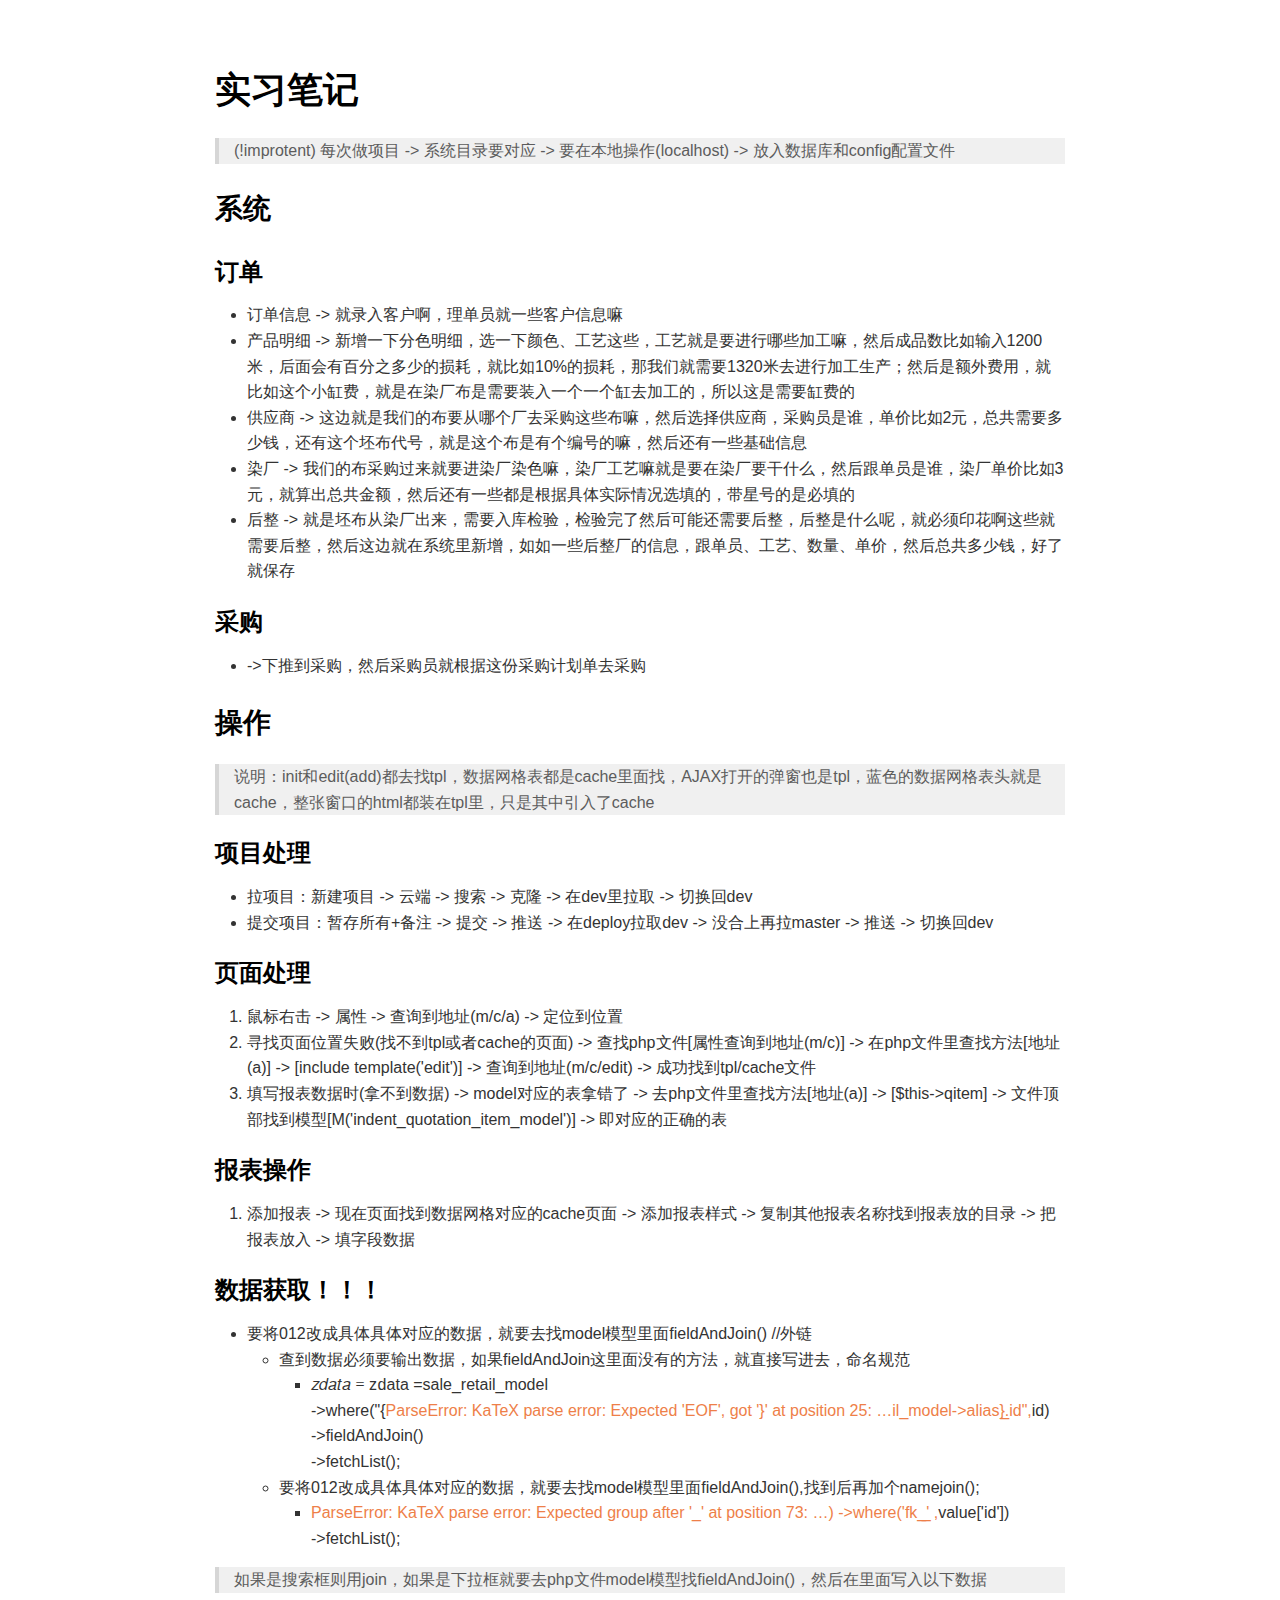
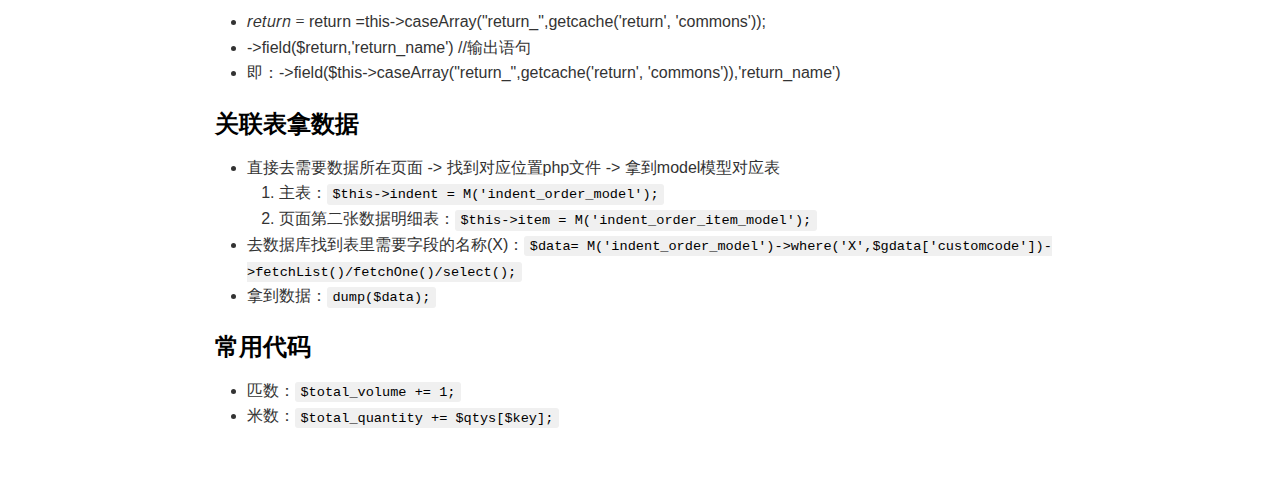
<file: html/Study_notes/笔记.html>
<!DOCTYPE html>
<html>
  <head>
    <title>no title</title>
    <meta charset="utf-8">
    <meta name="viewport" content="width=device-width, initial-scale=1.0">
    <style>
    .markdown-preview{width:100%;height:100%;box-sizing:border-box}.markdown-preview .pagebreak,.markdown-preview .newpage{page-break-before:always}.markdown-preview pre.line-numbers{position:relative;padding-left:3.8em;counter-reset:linenumber}.markdown-preview pre.line-numbers>code{position:relative}.markdown-preview pre.line-numbers .line-numbers-rows{position:absolute;pointer-events:none;top:1em;font-size:100%;left:0;width:3em;letter-spacing:-1px;border-right:1px solid #999;-webkit-user-select:none;-moz-user-select:none;-ms-user-select:none;user-select:none}.markdown-preview pre.line-numbers .line-numbers-rows>span{pointer-events:none;display:block;counter-increment:linenumber}.markdown-preview pre.line-numbers .line-numbers-rows>span:before{content:counter(linenumber);color:#999;display:block;padding-right:.8em;text-align:right}.markdown-preview .mathjax-exps .MathJax_Display{text-align:center !important}.markdown-preview:not([for="preview"]) .code-chunk .btn-group{display:none}.markdown-preview:not([for="preview"]) .code-chunk .status{display:none}.markdown-preview:not([for="preview"]) .code-chunk .output-div{margin-bottom:16px}.scrollbar-style::-webkit-scrollbar{width:8px}.scrollbar-style::-webkit-scrollbar-track{border-radius:10px;background-color:transparent}.scrollbar-style::-webkit-scrollbar-thumb{border-radius:5px;background-color:rgba(150,150,150,0.66);border:4px solid rgba(150,150,150,0.66);background-clip:content-box}html body[for="html-export"]:not([data-presentation-mode]){position:relative;width:100%;height:100%;top:0;left:0;margin:0;padding:0;overflow:auto}html body[for="html-export"]:not([data-presentation-mode]) .markdown-preview{position:relative;top:0}@media screen and (min-width:914px){html body[for="html-export"]:not([data-presentation-mode]) .markdown-preview{padding:2em calc(50% - 457px + 2em)}}@media screen and (max-width:914px){html body[for="html-export"]:not([data-presentation-mode]) .markdown-preview{padding:2em}}@media screen and (max-width:450px){html body[for="html-export"]:not([data-presentation-mode]) .markdown-preview{font-size:14px !important;padding:1em}}@media print{html body[for="html-export"]:not([data-presentation-mode]) #sidebar-toc-btn{display:none}}html body[for="html-export"]:not([data-presentation-mode]) #sidebar-toc-btn{position:fixed;bottom:8px;left:8px;font-size:28px;cursor:pointer;color:inherit;z-index:99;width:32px;text-align:center;opacity:.4}html body[for="html-export"]:not([data-presentation-mode])[html-show-sidebar-toc] #sidebar-toc-btn{opacity:1}html body[for="html-export"]:not([data-presentation-mode])[html-show-sidebar-toc] .md-sidebar-toc{position:fixed;top:0;left:0;width:300px;height:100%;padding:32px 0 48px 0;font-size:14px;box-shadow:0 0 4px rgba(150,150,150,0.33);box-sizing:border-box;overflow:auto;background-color:inherit}html body[for="html-export"]:not([data-presentation-mode])[html-show-sidebar-toc] .md-sidebar-toc::-webkit-scrollbar{width:8px}html body[for="html-export"]:not([data-presentation-mode])[html-show-sidebar-toc] .md-sidebar-toc::-webkit-scrollbar-track{border-radius:10px;background-color:transparent}html body[for="html-export"]:not([data-presentation-mode])[html-show-sidebar-toc] .md-sidebar-toc::-webkit-scrollbar-thumb{border-radius:5px;background-color:rgba(150,150,150,0.66);border:4px solid rgba(150,150,150,0.66);background-clip:content-box}html body[for="html-export"]:not([data-presentation-mode])[html-show-sidebar-toc] .md-sidebar-toc a{text-decoration:none}html body[for="html-export"]:not([data-presentation-mode])[html-show-sidebar-toc] .md-sidebar-toc ul{padding:0 1.6em;margin-top:.8em}html body[for="html-export"]:not([data-presentation-mode])[html-show-sidebar-toc] .md-sidebar-toc li{margin-bottom:.8em}html body[for="html-export"]:not([data-presentation-mode])[html-show-sidebar-toc] .md-sidebar-toc ul{list-style-type:none}html body[for="html-export"]:not([data-presentation-mode])[html-show-sidebar-toc] .markdown-preview{left:300px;width:calc(100% -  300px);padding:2em calc(50% - 457px -  150px);margin:0;box-sizing:border-box}@media screen and (max-width:1274px){html body[for="html-export"]:not([data-presentation-mode])[html-show-sidebar-toc] .markdown-preview{padding:2em}}@media screen and (max-width:450px){html body[for="html-export"]:not([data-presentation-mode])[html-show-sidebar-toc] .markdown-preview{width:100%}}html body[for="html-export"]:not([data-presentation-mode]):not([html-show-sidebar-toc]) .markdown-preview{left:50%;transform:translateX(-50%)}html body[for="html-export"]:not([data-presentation-mode]):not([html-show-sidebar-toc]) .md-sidebar-toc{display:none}/**
 * prism.js Github theme based on GitHub's theme.
 * @author Sam Clarke
 */
code[class*="language-"],
pre[class*="language-"] {
  color: #333;
  background: none;
  font-family: Consolas, "Liberation Mono", Menlo, Courier, monospace;
  text-align: left;
  white-space: pre;
  word-spacing: normal;
  word-break: normal;
  word-wrap: normal;
  line-height: 1.4;

  -moz-tab-size: 8;
  -o-tab-size: 8;
  tab-size: 8;

  -webkit-hyphens: none;
  -moz-hyphens: none;
  -ms-hyphens: none;
  hyphens: none;
}

/* Code blocks */
pre[class*="language-"] {
  padding: .8em;
  overflow: auto;
  /* border: 1px solid #ddd; */
  border-radius: 3px;
  /* background: #fff; */
  background: #f5f5f5;
}

/* Inline code */
:not(pre) > code[class*="language-"] {
  padding: .1em;
  border-radius: .3em;
  white-space: normal;
  background: #f5f5f5;
}

.token.comment,
.token.blockquote {
  color: #969896;
}

.token.cdata {
  color: #183691;
}

.token.doctype,
.token.punctuation,
.token.variable,
.token.macro.property {
  color: #333;
}

.token.operator,
.token.important,
.token.keyword,
.token.rule,
.token.builtin {
  color: #a71d5d;
}

.token.string,
.token.url,
.token.regex,
.token.attr-value {
  color: #183691;
}

.token.property,
.token.number,
.token.boolean,
.token.entity,
.token.atrule,
.token.constant,
.token.symbol,
.token.command,
.token.code {
  color: #0086b3;
}

.token.tag,
.token.selector,
.token.prolog {
  color: #63a35c;
}

.token.function,
.token.namespace,
.token.pseudo-element,
.token.class,
.token.class-name,
.token.pseudo-class,
.token.id,
.token.url-reference .token.variable,
.token.attr-name {
  color: #795da3;
}

.token.entity {
  cursor: help;
}

.token.title,
.token.title .token.punctuation {
  font-weight: bold;
  color: #1d3e81;
}

.token.list {
  color: #ed6a43;
}

.token.inserted {
  background-color: #eaffea;
  color: #55a532;
}

.token.deleted {
  background-color: #ffecec;
  color: #bd2c00;
}

.token.bold {
  font-weight: bold;
}

.token.italic {
  font-style: italic;
}


/* JSON */
.language-json .token.property {
  color: #183691;
}

.language-markup .token.tag .token.punctuation {
  color: #333;
}

/* CSS */
code.language-css,
.language-css .token.function {
  color: #0086b3;
}

/* YAML */
.language-yaml .token.atrule {
  color: #63a35c;
}

code.language-yaml {
  color: #183691;
}

/* Ruby */
.language-ruby .token.function {
  color: #333;
}

/* Markdown */
.language-markdown .token.url {
  color: #795da3;
}

/* Makefile */
.language-makefile .token.symbol {
  color: #795da3;
}

.language-makefile .token.variable {
  color: #183691;
}

.language-makefile .token.builtin {
  color: #0086b3;
}

/* Bash */
.language-bash .token.keyword {
  color: #0086b3;
}

/* highlight */
pre[data-line] {
  position: relative;
  padding: 1em 0 1em 3em;
}
pre[data-line] .line-highlight-wrapper {
  position: absolute;
  top: 0;
  left: 0;
  background-color: transparent;
  display: block;
  width: 100%;
}

pre[data-line] .line-highlight {
  position: absolute;
  left: 0;
  right: 0;
  padding: inherit 0;
  margin-top: 1em;
  background: hsla(24, 20%, 50%,.08);
  background: linear-gradient(to right, hsla(24, 20%, 50%,.1) 70%, hsla(24, 20%, 50%,0));
  pointer-events: none;
  line-height: inherit;
  white-space: pre;
}

pre[data-line] .line-highlight:before, 
pre[data-line] .line-highlight[data-end]:after {
  content: attr(data-start);
  position: absolute;
  top: .4em;
  left: .6em;
  min-width: 1em;
  padding: 0 .5em;
  background-color: hsla(24, 20%, 50%,.4);
  color: hsl(24, 20%, 95%);
  font: bold 65%/1.5 sans-serif;
  text-align: center;
  vertical-align: .3em;
  border-radius: 999px;
  text-shadow: none;
  box-shadow: 0 1px white;
}

pre[data-line] .line-highlight[data-end]:after {
  content: attr(data-end);
  top: auto;
  bottom: .4em;
}.emoji {
  height: 0.8em;
}html body{font-family:"Helvetica Neue",Helvetica,"Segoe UI",Arial,freesans,sans-serif;font-size:16px;line-height:1.6;color:#333;background-color:#fff;overflow:initial;box-sizing:border-box;word-wrap:break-word}html body>:first-child{margin-top:0}html body h1,html body h2,html body h3,html body h4,html body h5,html body h6{line-height:1.2;margin-top:1em;margin-bottom:16px;color:#000}html body h1{font-size:2.25em;font-weight:300;padding-bottom:.3em}html body h2{font-size:1.75em;font-weight:400;padding-bottom:.3em}html body h3{font-size:1.5em;font-weight:500}html body h4{font-size:1.25em;font-weight:600}html body h5{font-size:1.1em;font-weight:600}html body h6{font-size:1em;font-weight:600}html body h1,html body h2,html body h3,html body h4,html body h5{font-weight:600}html body h5{font-size:1em}html body h6{color:#5c5c5c}html body strong{color:#000}html body del{color:#5c5c5c}html body a:not([href]){color:inherit;text-decoration:none}html body a{color:#08c;text-decoration:none}html body a:hover{color:#00a3f5;text-decoration:none}html body img{max-width:100%}html body>p{margin-top:0;margin-bottom:16px;word-wrap:break-word}html body>ul,html body>ol{margin-bottom:16px}html body ul,html body ol{padding-left:2em}html body ul.no-list,html body ol.no-list{padding:0;list-style-type:none}html body ul ul,html body ul ol,html body ol ol,html body ol ul{margin-top:0;margin-bottom:0}html body li{margin-bottom:0}html body li.task-list-item{list-style:none}html body li>p{margin-top:0;margin-bottom:0}html body .task-list-item-checkbox{margin:0 .2em .25em -1.8em;vertical-align:middle}html body .task-list-item-checkbox:hover{cursor:pointer}html body blockquote{margin:16px 0;font-size:inherit;padding:0 15px;color:#5c5c5c;background-color:#f0f0f0;border-left:4px solid #d6d6d6}html body blockquote>:first-child{margin-top:0}html body blockquote>:last-child{margin-bottom:0}html body hr{height:4px;margin:32px 0;background-color:#d6d6d6;border:0 none}html body table{margin:10px 0 15px 0;border-collapse:collapse;border-spacing:0;display:block;width:100%;overflow:auto;word-break:normal;word-break:keep-all}html body table th{font-weight:bold;color:#000}html body table td,html body table th{border:1px solid #d6d6d6;padding:6px 13px}html body dl{padding:0}html body dl dt{padding:0;margin-top:16px;font-size:1em;font-style:italic;font-weight:bold}html body dl dd{padding:0 16px;margin-bottom:16px}html body code{font-family:Menlo,Monaco,Consolas,'Courier New',monospace;font-size:.85em !important;color:#000;background-color:#f0f0f0;border-radius:3px;padding:.2em 0}html body code::before,html body code::after{letter-spacing:-0.2em;content:"\00a0"}html body pre>code{padding:0;margin:0;font-size:.85em !important;word-break:normal;white-space:pre;background:transparent;border:0}html body .highlight{margin-bottom:16px}html body .highlight pre,html body pre{padding:1em;overflow:auto;font-size:.85em !important;line-height:1.45;border:#d6d6d6;border-radius:3px}html body .highlight pre{margin-bottom:0;word-break:normal}html body pre code,html body pre tt{display:inline;max-width:initial;padding:0;margin:0;overflow:initial;line-height:inherit;word-wrap:normal;background-color:transparent;border:0}html body pre code:before,html body pre tt:before,html body pre code:after,html body pre tt:after{content:normal}html body p,html body blockquote,html body ul,html body ol,html body dl,html body pre{margin-top:0;margin-bottom:16px}html body kbd{color:#000;border:1px solid #d6d6d6;border-bottom:2px solid #c7c7c7;padding:2px 4px;background-color:#f0f0f0;border-radius:3px}@media print{html body{background-color:#fff}html body h1,html body h2,html body h3,html body h4,html body h5,html body h6{color:#000;page-break-after:avoid}html body blockquote{color:#5c5c5c}html body pre{page-break-inside:avoid}html body table{display:table}html body img{display:block;max-width:100%;max-height:100%}html body pre,html body code{word-wrap:break-word;white-space:pre}}
    /* Please visit the URL below for more information: */
/*   https://shd101wyy.github.io/markdown-preview-enhanced/#/customize-css */

    </style>
    <link rel="stylesheet" href="file:///c:\Users\Administrator\.vscode\extensions\shd101wyy.markdown-preview-enhanced-0.5.22\node_modules\@shd101wyy\mume\dependencies\katex\katex.min.css">
  </head>
  <body for="html-export">
    <div class="mume markdown-preview">
    <html><head></head><body><div><h1 ebook-toc-level-1 heading="&amp;#x5B9E;&amp;#x4E60;&amp;#x7B14;&amp;#x8BB0;">&#x5B9E;&#x4E60;&#x7B14;&#x8BB0;</h1>
<blockquote>
<p>(!improtent) &#x6BCF;&#x6B21;&#x505A;&#x9879;&#x76EE; -&gt; &#x7CFB;&#x7EDF;&#x76EE;&#x5F55;&#x8981;&#x5BF9;&#x5E94; -&gt; &#x8981;&#x5728;&#x672C;&#x5730;&#x64CD;&#x4F5C;(localhost) -&gt; &#x653E;&#x5165;&#x6570;&#x636E;&#x5E93;&#x548C;config&#x914D;&#x7F6E;&#x6587;&#x4EF6;</p>
</blockquote>
<h2 class="mume-header" id="%E7%B3%BB%E7%BB%9F" ebook-toc-level-2 heading="&amp;#x7CFB;&amp;#x7EDF;">&#x7CFB;&#x7EDF;</h2>

<h3 class="mume-header" id="%E8%AE%A2%E5%8D%95" ebook-toc-level-3 heading="&amp;#x8BA2;&amp;#x5355;">&#x8BA2;&#x5355;</h3>

<ul>
<li>&#x8BA2;&#x5355;&#x4FE1;&#x606F; -&gt; &#x5C31;&#x5F55;&#x5165;&#x5BA2;&#x6237;&#x554A;&#xFF0C;&#x7406;&#x5355;&#x5458;&#x5C31;&#x4E00;&#x4E9B;&#x5BA2;&#x6237;&#x4FE1;&#x606F;&#x561B;</li>
<li>&#x4EA7;&#x54C1;&#x660E;&#x7EC6; -&gt; &#x65B0;&#x589E;&#x4E00;&#x4E0B;&#x5206;&#x8272;&#x660E;&#x7EC6;&#xFF0C;&#x9009;&#x4E00;&#x4E0B;&#x989C;&#x8272;&#x3001;&#x5DE5;&#x827A;&#x8FD9;&#x4E9B;&#xFF0C;&#x5DE5;&#x827A;&#x5C31;&#x662F;&#x8981;&#x8FDB;&#x884C;&#x54EA;&#x4E9B;&#x52A0;&#x5DE5;&#x561B;&#xFF0C;&#x7136;&#x540E;&#x6210;&#x54C1;&#x6570;&#x6BD4;&#x5982;&#x8F93;&#x5165;1200&#x7C73;&#xFF0C;&#x540E;&#x9762;&#x4F1A;&#x6709;&#x767E;&#x5206;&#x4E4B;&#x591A;&#x5C11;&#x7684;&#x635F;&#x8017;&#xFF0C;&#x5C31;&#x6BD4;&#x5982;10%&#x7684;&#x635F;&#x8017;&#xFF0C;&#x90A3;&#x6211;&#x4EEC;&#x5C31;&#x9700;&#x8981;1320&#x7C73;&#x53BB;&#x8FDB;&#x884C;&#x52A0;&#x5DE5;&#x751F;&#x4EA7;&#xFF1B;&#x7136;&#x540E;&#x662F;&#x989D;&#x5916;&#x8D39;&#x7528;&#xFF0C;&#x5C31;&#x6BD4;&#x5982;&#x8FD9;&#x4E2A;&#x5C0F;&#x7F38;&#x8D39;&#xFF0C;&#x5C31;&#x662F;&#x5728;&#x67D3;&#x5382;&#x5E03;&#x662F;&#x9700;&#x8981;&#x88C5;&#x5165;&#x4E00;&#x4E2A;&#x4E00;&#x4E2A;&#x7F38;&#x53BB;&#x52A0;&#x5DE5;&#x7684;&#xFF0C;&#x6240;&#x4EE5;&#x8FD9;&#x662F;&#x9700;&#x8981;&#x7F38;&#x8D39;&#x7684;</li>
<li>&#x4F9B;&#x5E94;&#x5546; -&gt; &#x8FD9;&#x8FB9;&#x5C31;&#x662F;&#x6211;&#x4EEC;&#x7684;&#x5E03;&#x8981;&#x4ECE;&#x54EA;&#x4E2A;&#x5382;&#x53BB;&#x91C7;&#x8D2D;&#x8FD9;&#x4E9B;&#x5E03;&#x561B;&#xFF0C;&#x7136;&#x540E;&#x9009;&#x62E9;&#x4F9B;&#x5E94;&#x5546;&#xFF0C;&#x91C7;&#x8D2D;&#x5458;&#x662F;&#x8C01;&#xFF0C;&#x5355;&#x4EF7;&#x6BD4;&#x5982;2&#x5143;&#xFF0C;&#x603B;&#x5171;&#x9700;&#x8981;&#x591A;&#x5C11;&#x94B1;&#xFF0C;&#x8FD8;&#x6709;&#x8FD9;&#x4E2A;&#x576F;&#x5E03;&#x4EE3;&#x53F7;&#xFF0C;&#x5C31;&#x662F;&#x8FD9;&#x4E2A;&#x5E03;&#x662F;&#x6709;&#x4E2A;&#x7F16;&#x53F7;&#x7684;&#x561B;&#xFF0C;&#x7136;&#x540E;&#x8FD8;&#x6709;&#x4E00;&#x4E9B;&#x57FA;&#x7840;&#x4FE1;&#x606F;</li>
<li>&#x67D3;&#x5382; -&gt; &#x6211;&#x4EEC;&#x7684;&#x5E03;&#x91C7;&#x8D2D;&#x8FC7;&#x6765;&#x5C31;&#x8981;&#x8FDB;&#x67D3;&#x5382;&#x67D3;&#x8272;&#x561B;&#xFF0C;&#x67D3;&#x5382;&#x5DE5;&#x827A;&#x561B;&#x5C31;&#x662F;&#x8981;&#x5728;&#x67D3;&#x5382;&#x8981;&#x5E72;&#x4EC0;&#x4E48;&#xFF0C;&#x7136;&#x540E;&#x8DDF;&#x5355;&#x5458;&#x662F;&#x8C01;&#xFF0C;&#x67D3;&#x5382;&#x5355;&#x4EF7;&#x6BD4;&#x5982;3&#x5143;&#xFF0C;&#x5C31;&#x7B97;&#x51FA;&#x603B;&#x5171;&#x91D1;&#x989D;&#xFF0C;&#x7136;&#x540E;&#x8FD8;&#x6709;&#x4E00;&#x4E9B;&#x90FD;&#x662F;&#x6839;&#x636E;&#x5177;&#x4F53;&#x5B9E;&#x9645;&#x60C5;&#x51B5;&#x9009;&#x586B;&#x7684;&#xFF0C;&#x5E26;&#x661F;&#x53F7;&#x7684;&#x662F;&#x5FC5;&#x586B;&#x7684;</li>
<li>&#x540E;&#x6574; -&gt; &#x5C31;&#x662F;&#x576F;&#x5E03;&#x4ECE;&#x67D3;&#x5382;&#x51FA;&#x6765;&#xFF0C;&#x9700;&#x8981;&#x5165;&#x5E93;&#x68C0;&#x9A8C;&#xFF0C;&#x68C0;&#x9A8C;&#x5B8C;&#x4E86;&#x7136;&#x540E;&#x53EF;&#x80FD;&#x8FD8;&#x9700;&#x8981;&#x540E;&#x6574;&#xFF0C;&#x540E;&#x6574;&#x662F;&#x4EC0;&#x4E48;&#x5462;&#xFF0C;&#x5C31;&#x5FC5;&#x987B;&#x5370;&#x82B1;&#x554A;&#x8FD9;&#x4E9B;&#x5C31;&#x9700;&#x8981;&#x540E;&#x6574;&#xFF0C;&#x7136;&#x540E;&#x8FD9;&#x8FB9;&#x5C31;&#x5728;&#x7CFB;&#x7EDF;&#x91CC;&#x65B0;&#x589E;&#xFF0C;&#x5982;&#x5982;&#x4E00;&#x4E9B;&#x540E;&#x6574;&#x5382;&#x7684;&#x4FE1;&#x606F;&#xFF0C;&#x8DDF;&#x5355;&#x5458;&#x3001;&#x5DE5;&#x827A;&#x3001;&#x6570;&#x91CF;&#x3001;&#x5355;&#x4EF7;&#xFF0C;&#x7136;&#x540E;&#x603B;&#x5171;&#x591A;&#x5C11;&#x94B1;&#xFF0C;&#x597D;&#x4E86;&#x5C31;&#x4FDD;&#x5B58;</li>
</ul>
<h3 class="mume-header" id="%E9%87%87%E8%B4%AD" ebook-toc-level-3 heading="&amp;#x91C7;&amp;#x8D2D;">&#x91C7;&#x8D2D;</h3>

<ul>
<li>-&gt;&#x4E0B;&#x63A8;&#x5230;&#x91C7;&#x8D2D;&#xFF0C;&#x7136;&#x540E;&#x91C7;&#x8D2D;&#x5458;&#x5C31;&#x6839;&#x636E;&#x8FD9;&#x4EFD;&#x91C7;&#x8D2D;&#x8BA1;&#x5212;&#x5355;&#x53BB;&#x91C7;&#x8D2D;</li>
</ul>
<h2 class="mume-header" id="%E6%93%8D%E4%BD%9C" ebook-toc-level-2 heading="&amp;#x64CD;&amp;#x4F5C;">&#x64CD;&#x4F5C;</h2>

<blockquote>
<p>&#x8BF4;&#x660E;&#xFF1A;init&#x548C;edit(add)&#x90FD;&#x53BB;&#x627E;tpl&#xFF0C;&#x6570;&#x636E;&#x7F51;&#x683C;&#x8868;&#x90FD;&#x662F;cache&#x91CC;&#x9762;&#x627E;&#xFF0C;AJAX&#x6253;&#x5F00;&#x7684;&#x5F39;&#x7A97;&#x4E5F;&#x662F;tpl&#xFF0C;&#x84DD;&#x8272;&#x7684;&#x6570;&#x636E;&#x7F51;&#x683C;&#x8868;&#x5934;&#x5C31;&#x662F;cache&#xFF0C;&#x6574;&#x5F20;&#x7A97;&#x53E3;&#x7684;html&#x90FD;&#x88C5;&#x5728;tpl&#x91CC;&#xFF0C;&#x53EA;&#x662F;&#x5176;&#x4E2D;&#x5F15;&#x5165;&#x4E86;cache</p>
</blockquote>
<h3 class="mume-header" id="%E9%A1%B9%E7%9B%AE%E5%A4%84%E7%90%86" ebook-toc-level-3 heading="&amp;#x9879;&amp;#x76EE;&amp;#x5904;&amp;#x7406;">&#x9879;&#x76EE;&#x5904;&#x7406;</h3>

<ul>
<li>&#x62C9;&#x9879;&#x76EE;&#xFF1A;&#x65B0;&#x5EFA;&#x9879;&#x76EE; -&gt; &#x4E91;&#x7AEF; -&gt; &#x641C;&#x7D22; -&gt; &#x514B;&#x9686; -&gt; &#x5728;dev&#x91CC;&#x62C9;&#x53D6; -&gt; &#x5207;&#x6362;&#x56DE;dev</li>
<li>&#x63D0;&#x4EA4;&#x9879;&#x76EE;&#xFF1A;&#x6682;&#x5B58;&#x6240;&#x6709;+&#x5907;&#x6CE8; -&gt; &#x63D0;&#x4EA4; -&gt; &#x63A8;&#x9001; -&gt; &#x5728;deploy&#x62C9;&#x53D6;dev -&gt; &#x6CA1;&#x5408;&#x4E0A;&#x518D;&#x62C9;master -&gt; &#x63A8;&#x9001; -&gt; &#x5207;&#x6362;&#x56DE;dev</li>
</ul>
<h3 class="mume-header" id="%E9%A1%B5%E9%9D%A2%E5%A4%84%E7%90%86" ebook-toc-level-3 heading="&amp;#x9875;&amp;#x9762;&amp;#x5904;&amp;#x7406;">&#x9875;&#x9762;&#x5904;&#x7406;</h3>

<ol>
<li>&#x9F20;&#x6807;&#x53F3;&#x51FB; -&gt; &#x5C5E;&#x6027; -&gt; &#x67E5;&#x8BE2;&#x5230;&#x5730;&#x5740;(m/c/a) -&gt; &#x5B9A;&#x4F4D;&#x5230;&#x4F4D;&#x7F6E;</li>
<li>&#x5BFB;&#x627E;&#x9875;&#x9762;&#x4F4D;&#x7F6E;&#x5931;&#x8D25;(&#x627E;&#x4E0D;&#x5230;tpl&#x6216;&#x8005;cache&#x7684;&#x9875;&#x9762;) -&gt; &#x67E5;&#x627E;php&#x6587;&#x4EF6;[&#x5C5E;&#x6027;&#x67E5;&#x8BE2;&#x5230;&#x5730;&#x5740;(m/c)] -&gt; &#x5728;php&#x6587;&#x4EF6;&#x91CC;&#x67E5;&#x627E;&#x65B9;&#x6CD5;[&#x5730;&#x5740;(a)] -&gt; [include template(&apos;edit&apos;)] -&gt; &#x67E5;&#x8BE2;&#x5230;&#x5730;&#x5740;(m/c/edit) -&gt; &#x6210;&#x529F;&#x627E;&#x5230;tpl/cache&#x6587;&#x4EF6;</li>
<li>&#x586B;&#x5199;&#x62A5;&#x8868;&#x6570;&#x636E;&#x65F6;(&#x62FF;&#x4E0D;&#x5230;&#x6570;&#x636E;) -&gt; model&#x5BF9;&#x5E94;&#x7684;&#x8868;&#x62FF;&#x9519;&#x4E86; -&gt; &#x53BB;php&#x6587;&#x4EF6;&#x91CC;&#x67E5;&#x627E;&#x65B9;&#x6CD5;[&#x5730;&#x5740;(a)] -&gt; [$this-&gt;qitem] -&gt; &#x6587;&#x4EF6;&#x9876;&#x90E8;&#x627E;&#x5230;&#x6A21;&#x578B;[M(&apos;indent_quotation_item_model&apos;)] -&gt; &#x5373;&#x5BF9;&#x5E94;&#x7684;&#x6B63;&#x786E;&#x7684;&#x8868;</li>
</ol>
<h3 class="mume-header" id="%E6%8A%A5%E8%A1%A8%E6%93%8D%E4%BD%9C" ebook-toc-level-3 heading="&amp;#x62A5;&amp;#x8868;&amp;#x64CD;&amp;#x4F5C;">&#x62A5;&#x8868;&#x64CD;&#x4F5C;</h3>

<ol>
<li>&#x6DFB;&#x52A0;&#x62A5;&#x8868; -&gt; &#x73B0;&#x5728;&#x9875;&#x9762;&#x627E;&#x5230;&#x6570;&#x636E;&#x7F51;&#x683C;&#x5BF9;&#x5E94;&#x7684;cache&#x9875;&#x9762; -&gt; &#x6DFB;&#x52A0;&#x62A5;&#x8868;&#x6837;&#x5F0F; -&gt; &#x590D;&#x5236;&#x5176;&#x4ED6;&#x62A5;&#x8868;&#x540D;&#x79F0;&#x627E;&#x5230;&#x62A5;&#x8868;&#x653E;&#x7684;&#x76EE;&#x5F55; -&gt; &#x628A;&#x62A5;&#x8868;&#x653E;&#x5165; -&gt; &#x586B;&#x5B57;&#x6BB5;&#x6570;&#x636E;</li>
</ol>
<h3 class="mume-header" id="%E6%95%B0%E6%8D%AE%E8%8E%B7%E5%8F%96" ebook-toc-level-3 heading="&amp;#x6570;&amp;#x636E;&amp;#x83B7;&amp;#x53D6;&amp;#xFF01;&amp;#xFF01;&amp;#xFF01;">&#x6570;&#x636E;&#x83B7;&#x53D6;&#xFF01;&#xFF01;&#xFF01;</h3>

<ul>
<li>&#x8981;&#x5C06;012&#x6539;&#x6210;&#x5177;&#x4F53;&#x5177;&#x4F53;&#x5BF9;&#x5E94;&#x7684;&#x6570;&#x636E;&#xFF0C;&#x5C31;&#x8981;&#x53BB;&#x627E;model&#x6A21;&#x578B;&#x91CC;&#x9762;fieldAndJoin() //&#x5916;&#x94FE;
<ul>
<li>&#x67E5;&#x5230;&#x6570;&#x636E;&#x5FC5;&#x987B;&#x8981;&#x8F93;&#x51FA;&#x6570;&#x636E;&#xFF0C;&#x5982;&#x679C;fieldAndJoin&#x8FD9;&#x91CC;&#x9762;&#x6CA1;&#x6709;&#x7684;&#x65B9;&#x6CD5;&#xFF0C;&#x5C31;&#x76F4;&#x63A5;&#x5199;&#x8FDB;&#x53BB;&#xFF0C;&#x547D;&#x540D;&#x89C4;&#x8303;
<ul>
<li><span class="katex"><span class="katex-mathml"><math xmlns="http://www.w3.org/1998/Math/MathML"><semantics><mrow><mi>z</mi><mi>d</mi><mi>a</mi><mi>t</mi><mi>a</mi><mo>=</mo></mrow><annotation encoding="application/x-tex">zdata=</annotation></semantics></math></span><span class="katex-html" aria-hidden="true"><span class="base"><span class="strut" style="height:0.69444em;vertical-align:0em;"></span><span class="mord mathnormal" style="margin-right:0.04398em;">z</span><span class="mord mathnormal">d</span><span class="mord mathnormal">a</span><span class="mord mathnormal">t</span><span class="mord mathnormal">a</span><span class="mspace" style="margin-right:0.2777777777777778em;"></span><span class="mrel">=</span></span></span></span>sale_retail_model<br>
-&gt;where(&quot;{<span style="color: #ee7f49; font-weight: 500;">ParseError: KaTeX parse error: Expected &apos;EOF&apos;, got &apos;}&apos; at position 25: &#x2026;il_model-&gt;alias}&#x332;.id&quot;,</span>id)<br>
-&gt;fieldAndJoin()<br>
-&gt;fetchList();</li>
</ul>
</li>
<li>&#x8981;&#x5C06;012&#x6539;&#x6210;&#x5177;&#x4F53;&#x5177;&#x4F53;&#x5BF9;&#x5E94;&#x7684;&#x6570;&#x636E;&#xFF0C;&#x5C31;&#x8981;&#x53BB;&#x627E;model&#x6A21;&#x578B;&#x91CC;&#x9762;fieldAndJoin(),&#x627E;&#x5230;&#x540E;&#x518D;&#x52A0;&#x4E2A;namejoin();
<ul>
<li><span style="color: #ee7f49; font-weight: 500;">ParseError: KaTeX parse error: Expected group after &apos;_&apos; at position 73: &#x2026;)
  -&gt;where(&apos;fk_&#x332;&apos; ,</span>value[&apos;id&apos;])<br>
-&gt;fetchList();</li>
</ul>
</li>
</ul>
</li>
</ul>
<blockquote>
<p>&#x5982;&#x679C;&#x662F;&#x641C;&#x7D22;&#x6846;&#x5219;&#x7528;join&#xFF0C;&#x5982;&#x679C;&#x662F;&#x4E0B;&#x62C9;&#x6846;&#x5C31;&#x8981;&#x53BB;php&#x6587;&#x4EF6;model&#x6A21;&#x578B;&#x627E;fieldAndJoin()&#xFF0C;&#x7136;&#x540E;&#x5728;&#x91CC;&#x9762;&#x5199;&#x5165;&#x4EE5;&#x4E0B;&#x6570;&#x636E;</p>
</blockquote>
<ul>
<li><span class="katex"><span class="katex-mathml"><math xmlns="http://www.w3.org/1998/Math/MathML"><semantics><mrow><mi>r</mi><mi>e</mi><mi>t</mi><mi>u</mi><mi>r</mi><mi>n</mi><mo>=</mo></mrow><annotation encoding="application/x-tex">return=</annotation></semantics></math></span><span class="katex-html" aria-hidden="true"><span class="base"><span class="strut" style="height:0.61508em;vertical-align:0em;"></span><span class="mord mathnormal">re</span><span class="mord mathnormal">t</span><span class="mord mathnormal">u</span><span class="mord mathnormal" style="margin-right:0.02778em;">r</span><span class="mord mathnormal">n</span><span class="mspace" style="margin-right:0.2777777777777778em;"></span><span class="mrel">=</span></span></span></span>this-&gt;caseArray(&quot;return_&quot;,getcache(&apos;return&apos;, &apos;commons&apos;));</li>
<li>-&gt;field($return,&apos;return_name&apos;) //&#x8F93;&#x51FA;&#x8BED;&#x53E5;</li>
<li>&#x5373;&#xFF1A;-&gt;field($this-&gt;caseArray(&quot;return_&quot;,getcache(&apos;return&apos;, &apos;commons&apos;)),&apos;return_name&apos;)</li>
</ul>
<h3 class="mume-header" id="%E5%85%B3%E8%81%94%E8%A1%A8%E6%8B%BF%E6%95%B0%E6%8D%AE" ebook-toc-level-3 heading="&amp;#x5173;&amp;#x8054;&amp;#x8868;&amp;#x62FF;&amp;#x6570;&amp;#x636E;">&#x5173;&#x8054;&#x8868;&#x62FF;&#x6570;&#x636E;</h3>

<ul>
<li>&#x76F4;&#x63A5;&#x53BB;&#x9700;&#x8981;&#x6570;&#x636E;&#x6240;&#x5728;&#x9875;&#x9762; -&gt; &#x627E;&#x5230;&#x5BF9;&#x5E94;&#x4F4D;&#x7F6E;php&#x6587;&#x4EF6; -&gt; &#x62FF;&#x5230;model&#x6A21;&#x578B;&#x5BF9;&#x5E94;&#x8868;
<ol>
<li>&#x4E3B;&#x8868;&#xFF1A;<code>$this-&gt;indent = M(&apos;indent_order_model&apos;);</code></li>
<li>&#x9875;&#x9762;&#x7B2C;&#x4E8C;&#x5F20;&#x6570;&#x636E;&#x660E;&#x7EC6;&#x8868;&#xFF1A;<code>$this-&gt;item = M(&apos;indent_order_item_model&apos;);</code></li>
</ol>
</li>
<li>&#x53BB;&#x6570;&#x636E;&#x5E93;&#x627E;&#x5230;&#x8868;&#x91CC;&#x9700;&#x8981;&#x5B57;&#x6BB5;&#x7684;&#x540D;&#x79F0;(X)&#xFF1A;<code>$data= M(&apos;indent_order_model&apos;)-&gt;where(&apos;X&apos;,$gdata[&apos;customcode&apos;])-&gt;fetchList()/fetchOne()/select();</code></li>
<li>&#x62FF;&#x5230;&#x6570;&#x636E;&#xFF1A;<code>dump($data);</code></li>
</ul>
<h3 class="mume-header" id="%E5%B8%B8%E7%94%A8%E4%BB%A3%E7%A0%81" ebook-toc-level-3 heading="&amp;#x5E38;&amp;#x7528;&amp;#x4EE3;&amp;#x7801;">&#x5E38;&#x7528;&#x4EE3;&#x7801;</h3>

<ul>
<li>&#x5339;&#x6570;&#xFF1A;<code>$total_volume += 1;</code></li>
<li>&#x7C73;&#x6570;&#xFF1A;<code>$total_quantity += $qtys[$key];</code></li>
</ul>
</div></body></html>
    </div>
  </body>
</html>
</file>
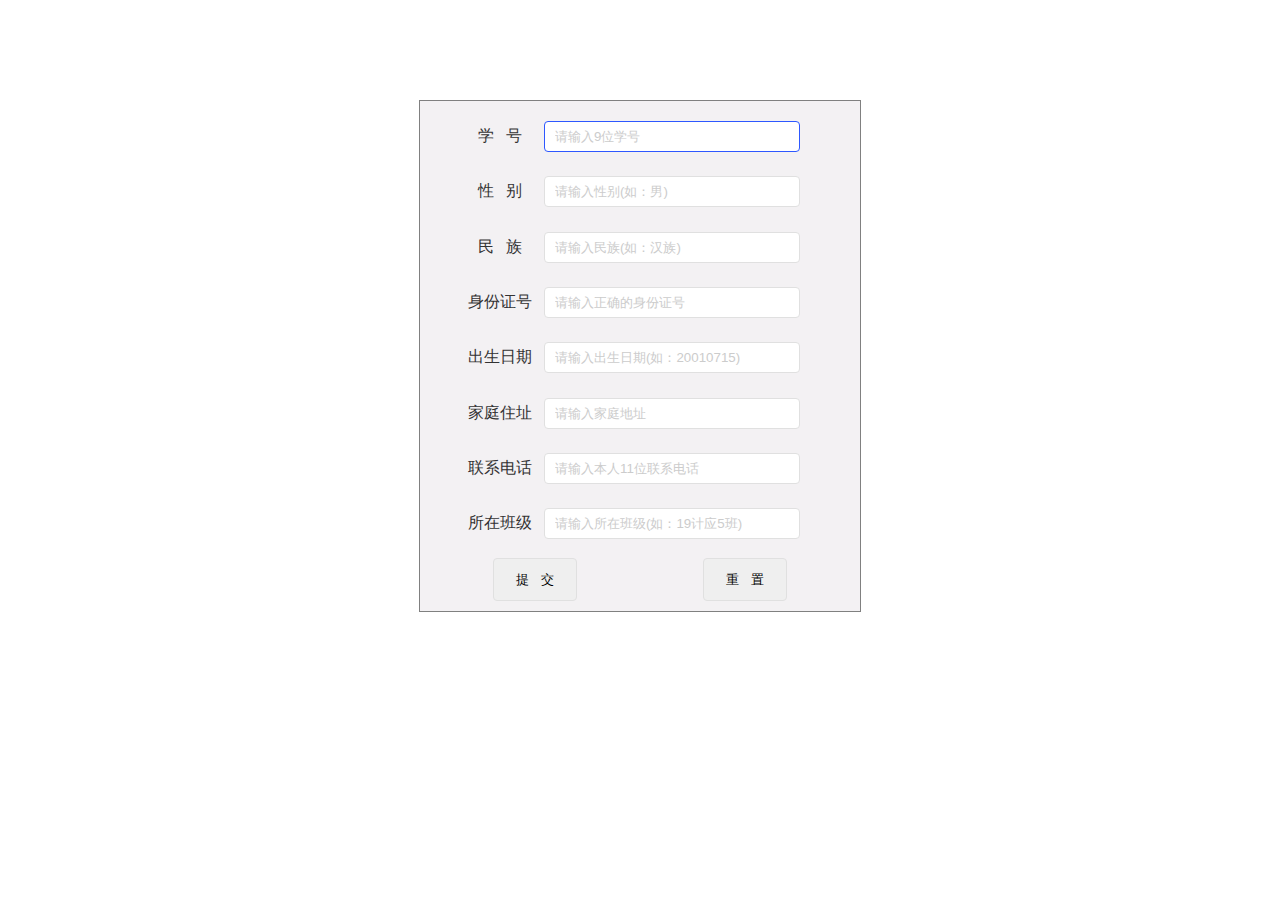
<file: webMyself/html/check.html>
<!DOCTYPE html>
<html lang="en">

<head>
    <meta charset="UTF-8">
    <meta http-equiv="X-UA-Compatible" content="IE=edge">
    <meta name="viewport" content="width=device-width, initial-scale=1.0">
    <title>学生表单校验</title>
    <style>
        * {
            margin: 0;
            padding: 0;
            list-style-type: none;
            text-decoration: none;
            outline: none;
        }

        body {
            display: flex;
            justify-content: center;
        }

        form {
            display: flex;
            flex-direction: column;
            width: 440px;
            height: 500px;
            padding-top: 10px;
            margin-top: 100px;
            border: 1px solid gray;
            background-color: #F3F1F3;
        }

        form label {
            width: 100%;
            height: 20%;
            padding: 10px 10px 0 40px;
            box-sizing: border-box;
        }

        form label span {
            display: inline-block;
            width: 80px;
            text-align: center;
            color: #333333;
            font-weight: 100;
        }

        form label input {
            width: 60%;
            height: 20%;
            padding: 10px;
            border: 1px solid #E0E0E0;
            border-radius: 4px;
        }

        ::-webkit-input-placeholder {
            color: #CCCCCC;
        }

        form label:not(:nth-last-of-type(1)) input:focus {
            border: 1px solid #2E58FF;
        }

        form label:nth-last-of-type(1) {
            padding: 4px 10px 10px 10px;
            display: flex;
            justify-content: space-around;
        }

        form label:nth-last-of-type(1) input {
            width: 20%;
            height: 100%;
            line-height: 100%;
            cursor: pointer;
        }
    </style>
</head>

<body>
    <form action="check.php" method="POST" autocomplete="on">
        <label for="">
            <span>学&nbsp;&nbsp;&nbsp;号</span>
            <input type="text" name="stuid" placeholder="请输入9位学号" pattern="\d{9}" autofocus>
        </label>
        <label for="">
            <span>性&nbsp;&nbsp;&nbsp;别</span>
            <input type="text" name="sex" placeholder="请输入性别(如：男)" pattern="[^\x00-\xff]{1}">
        </label>
        <label for="">
            <span>民&nbsp;&nbsp;&nbsp;族</span>
            <input type="text" name="nation" placeholder="请输入民族(如：汉族)">
        </label>
        <label for="">
            <span>身份证号</span>
            <input type="text" name="idcard" placeholder="请输入正确的身份证号" pattern="^\d{17}[x|X|\d]{1}$">
        </label>
        <label for="">
            <span>出生日期</span>
            <input type="text" name="birth" placeholder="请输入出生日期(如：20010715)" pattern="\d{8}">
        </label>
        <label for="">
            <span>家庭住址</span>
            <input type="text" name="home" placeholder="请输入家庭地址">
        </label>
        <label for="">
            <span>联系电话</span>
            <input type="text" name="phone" placeholder="请输入本人11位联系电话" pattern="\d{11}">
        </label>
        <label for="">
            <span>所在班级</span>
            <input type="text" name="class" placeholder="请输入所在班级(如：19计应5班)">
        </label>
        <label for="">
            <input type="submit" value="提   交">
            <input type="reset" value="重   置">
        </label>
    </form>
</body>

</html>
</file>
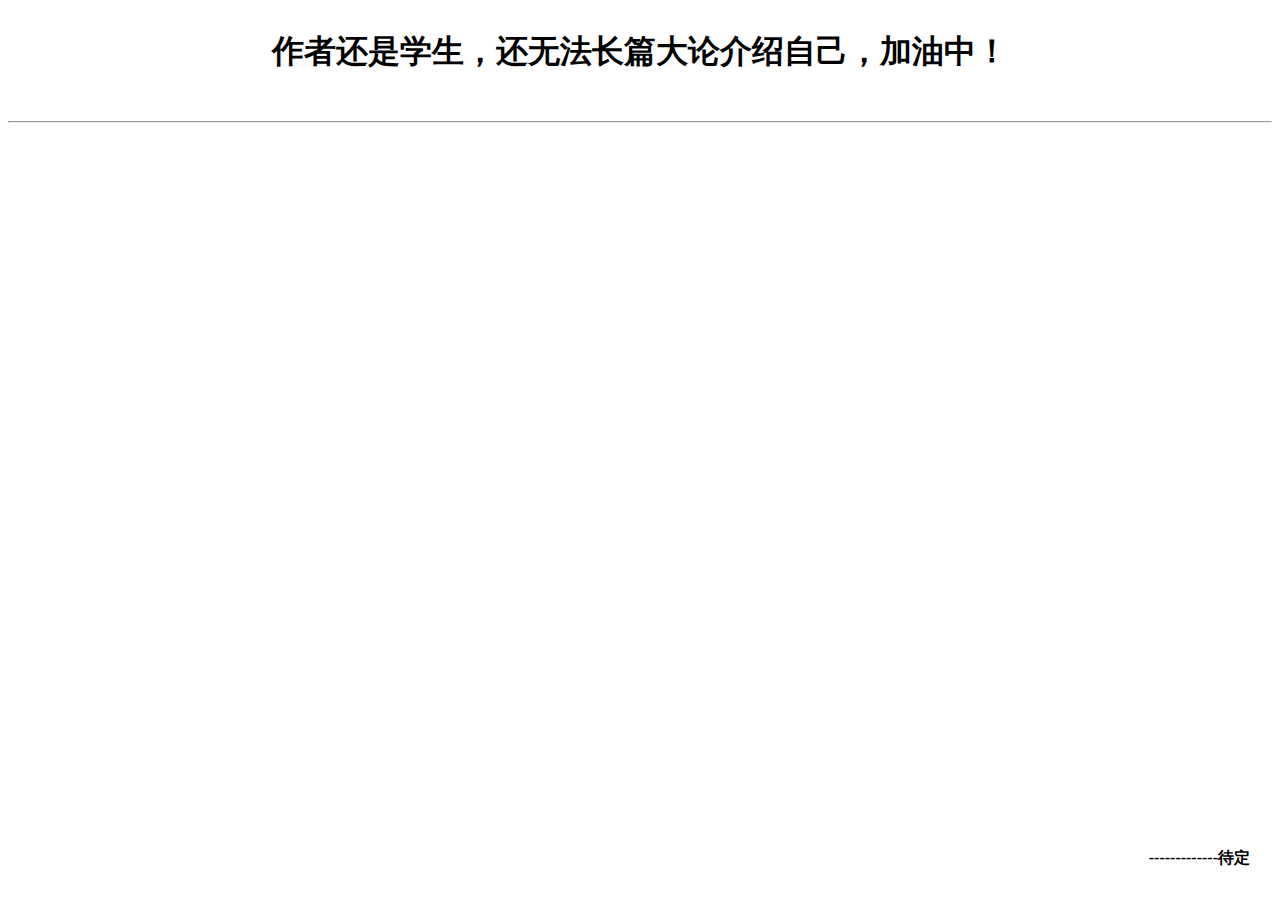
<file: webMyself/html/me.html>
<!DOCTYPE html>
<html lang="en">

<head>
    <meta charset="UTF-8">
    <meta http-equiv="X-UA-Compatible" content="IE=edge">
    <meta name="viewport" content="width=device-width, initial-scale=1.0">
    <title>关于我</title>
    <style>
        body {
            font-family: "楷体";;
        }

        h1 {
            margin-top: 30px;
            text-align: center;
        }

        h4 {
            position: absolute;
            right: 30px;
            bottom: 10px;
        }
    </style>
</head>

<body>
    <h1>作者还是学生，还无法长篇大论介绍自己，加油中！</h1>
    <br>
    <hr>
    <h4>-------------待定</h4>
</body>

</html>
</file>
<file: css/transition-animations.css>
/* animation sets */

/* move from / to  */

.pt-page-moveToLeft {
	-webkit-animation: moveToLeft .6s ease both;
	animation: moveToLeft .6s ease both;
}

.pt-page-moveFromLeft {
	-webkit-animation: moveFromLeft .6s ease both;
	animation: moveFromLeft .6s ease both;
}

.pt-page-moveToRight {
	-webkit-animation: moveToRight .6s ease both;
	animation: moveToRight .6s ease both;
}

.pt-page-moveFromRight {
	-webkit-animation: moveFromRight .6s ease both;
	animation: moveFromRight .6s ease both;
}

.pt-page-moveToTop {
	-webkit-animation: moveToTop .6s ease both;
	animation: moveToTop .6s ease both;
}

.pt-page-moveFromTop {
	-webkit-animation: moveFromTop .6s ease both;
	animation: moveFromTop .6s ease both;
}

.pt-page-moveToBottom {
	-webkit-animation: moveToBottom .6s ease both;
	animation: moveToBottom .6s ease both;
}

.pt-page-moveFromBottom {
	-webkit-animation: moveFromBottom .6s ease both;
	animation: moveFromBottom .6s ease both;
}

/* fade */

.pt-page-fade {
	-webkit-animation: fade .7s ease both;
	animation: fade .7s ease both;
}

/* move from / to and fade */

.pt-page-moveToLeftFade {
	-webkit-animation: moveToLeftFade .7s ease both;
	animation: moveToLeftFade .7s ease both;
}

.pt-page-moveFromLeftFade {
	-webkit-animation: moveFromLeftFade .7s ease both;
	animation: moveFromLeftFade .7s ease both;
}

.pt-page-moveToRightFade {
	-webkit-animation: moveToRightFade .7s ease both;
	animation: moveToRightFade .7s ease both;
}

.pt-page-moveFromRightFade {
	-webkit-animation: moveFromRightFade .7s ease both;
	animation: moveFromRightFade .7s ease both;
}

.pt-page-moveToTopFade {
	-webkit-animation: moveToTopFade .7s ease both;
	animation: moveToTopFade .7s ease both;
}

.pt-page-moveFromTopFade {
	-webkit-animation: moveFromTopFade .7s ease both;
	animation: moveFromTopFade .7s ease both;
}

.pt-page-moveToBottomFade {
	-webkit-animation: moveToBottomFade .7s ease both;
	animation: moveToBottomFade .7s ease both;
}

.pt-page-moveFromBottomFade {
	-webkit-animation: moveFromBottomFade .7s ease both;
	animation: moveFromBottomFade .7s ease both;
}

/* move to with different easing */

.pt-page-moveToLeftEasing {
	-webkit-animation: moveToLeft .7s ease-in-out both;
	animation: moveToLeft .7s ease-in-out both;
}
.pt-page-moveToRightEasing {
	-webkit-animation: moveToRight .7s ease-in-out both;
	animation: moveToRight .7s ease-in-out both;
}
.pt-page-moveToTopEasing {
	-webkit-animation: moveToTop .7s ease-in-out both;
	animation: moveToTop .7s ease-in-out both;
}
.pt-page-moveToBottomEasing {
	-webkit-animation: moveToBottom .7s ease-in-out both;
	animation: moveToBottom .7s ease-in-out both;
}

/********************************* keyframes **************************************/

/* move from / to  */

@-webkit-keyframes moveToLeft {
	from { }
	to { -webkit-transform: translateX(-100%); }
}
@keyframes moveToLeft {
	from { }
	to { -webkit-transform: translateX(-100%); transform: translateX(-100%); }
}

@-webkit-keyframes moveFromLeft {
	from { -webkit-transform: translateX(-100%); }
}
@keyframes moveFromLeft {
	from { -webkit-transform: translateX(-100%); transform: translateX(-100%); }
}

@-webkit-keyframes moveToRight { 
	from { }
	to { -webkit-transform: translateX(100%); }
}
@keyframes moveToRight { 
	from { }
	to { -webkit-transform: translateX(100%); transform: translateX(100%); }
}

@-webkit-keyframes moveFromRight {
	from { -webkit-transform: translateX(100%); }
}
@keyframes moveFromRight {
	from { -webkit-transform: translateX(100%); transform: translateX(100%); }
}

@-webkit-keyframes moveToTop {
	from { }
	to { -webkit-transform: translateY(-100%); }
}
@keyframes moveToTop {
	from { }
	to { -webkit-transform: translateY(-100%); transform: translateY(-100%); }
}

@-webkit-keyframes moveFromTop {
	from { -webkit-transform: translateY(-100%); }
}
@keyframes moveFromTop {
	from { -webkit-transform: translateY(-100%); transform: translateY(-100%); }
}

@-webkit-keyframes moveToBottom {
	from { }
	to { -webkit-transform: translateY(100%); }
}
@keyframes moveToBottom {
	from { }
	to { -webkit-transform: translateY(100%); transform: translateY(100%); }
}

@-webkit-keyframes moveFromBottom {
	from { -webkit-transform: translateY(100%); }
}
@keyframes moveFromBottom {
	from { -webkit-transform: translateY(100%); transform: translateY(100%); }
}

/* fade */

@-webkit-keyframes fade {
	from { }
	to { opacity: 0.3; }
}
@keyframes fade {
	from { }
	to { opacity: 0.3; }
}

/* move from / to and fade */

@-webkit-keyframes moveToLeftFade {
	from { }
	to { opacity: 0.3; -webkit-transform: translateX(-100%); }
}
@keyframes moveToLeftFade {
	from { }
	to { opacity: 0.3; -webkit-transform: translateX(-100%); transform: translateX(-100%); }
}

@-webkit-keyframes moveFromLeftFade {
	from { opacity: 0.3; -webkit-transform: translateX(-100%); }
}
@keyframes moveFromLeftFade {
	from { opacity: 0.3; -webkit-transform: translateX(-100%); transform: translateX(-100%); }
}

@-webkit-keyframes moveToRightFade {
	from { }
	to { opacity: 0.3; -webkit-transform: translateX(100%); }
}
@keyframes moveToRightFade {
	from { }
	to { opacity: 0.3; -webkit-transform: translateX(100%); transform: translateX(100%); }
}

@-webkit-keyframes moveFromRightFade {
	from { opacity: 0.3; -webkit-transform: translateX(100%); }
}
@keyframes moveFromRightFade {
	from { opacity: 0.3; -webkit-transform: translateX(100%); transform: translateX(100%); }
}

@-webkit-keyframes moveToTopFade {
	from { }
	to { opacity: 0.3; -webkit-transform: translateY(-100%); }
}
@keyframes moveToTopFade {
	from { }
	to { opacity: 0.3; -webkit-transform: translateY(-100%); transform: translateY(-100%); }
}

@-webkit-keyframes moveFromTopFade {
	from { opacity: 0.3; -webkit-transform: translateY(-100%); }
}
@keyframes moveFromTopFade {
	from { opacity: 0.3; -webkit-transform: translateY(-100%); transform: translateY(-100%); }
}

@-webkit-keyframes moveToBottomFade {
	from { }
	to { opacity: 0.3; -webkit-transform: translateY(100%); }
}
@keyframes moveToBottomFade {
	from { }
	to { opacity: 0.3; -webkit-transform: translateY(100%); transform: translateY(100%); }
}

@-webkit-keyframes moveFromBottomFade {
	from { opacity: 0.3; -webkit-transform: translateY(100%); }
}
@keyframes moveFromBottomFade {
	from { opacity: 0.3; -webkit-transform: translateY(100%); transform: translateY(100%); }
}

/* scale and fade */

.pt-page-scaleDown {
	-webkit-animation: scaleDown .7s ease both;
	animation: scaleDown .7s ease both;
}

.pt-page-scaleUp {
	-webkit-animation: scaleUp .7s ease both;
	animation: scaleUp .7s ease both;
}

.pt-page-scaleUpDown {
	-webkit-animation: scaleUpDown .5s ease both;
	animation: scaleUpDown .5s ease both;
}

.pt-page-scaleDownUp {
	-webkit-animation: scaleDownUp .5s ease both;
	animation: scaleDownUp .5s ease both;
}

.pt-page-scaleDownCenter {
	-webkit-animation: scaleDownCenter .4s ease-in both;
	animation: scaleDownCenter .4s ease-in both;
}

.pt-page-scaleUpCenter {
	-webkit-animation: scaleUpCenter .4s ease-out both;
	animation: scaleUpCenter .4s ease-out both;
}

/********************************* keyframes **************************************/

/* scale and fade */

@-webkit-keyframes scaleDown {
	from { }
	to { opacity: 0; -webkit-transform: scale(.8); }
}
@keyframes scaleDown {
	from { }
	to { opacity: 0; -webkit-transform: scale(.8); transform: scale(.8); }
}

@-webkit-keyframes scaleUp {
	from { opacity: 0; -webkit-transform: scale(.8); }
}
@keyframes scaleUp {
	from { opacity: 0; -webkit-transform: scale(.8); transform: scale(.8); }
}

@-webkit-keyframes scaleUpDown {
	from { opacity: 0; -webkit-transform: scale(1.2); }
}
@keyframes scaleUpDown {
	from { opacity: 0; -webkit-transform: scale(1.2); transform: scale(1.2); }
}

@-webkit-keyframes scaleDownUp {
	from { }
	to { opacity: 0; -webkit-transform: scale(1.2); }
}
@keyframes scaleDownUp {
	from { }
	to { opacity: 0; -webkit-transform: scale(1.2); transform: scale(1.2); }
}

@-webkit-keyframes scaleDownCenter {
	from { }
	to { opacity: 0; -webkit-transform: scale(.7); }
}
@keyframes scaleDownCenter {
	from { }
	to { opacity: 0; -webkit-transform: scale(.7); transform: scale(.7); }
}

@-webkit-keyframes scaleUpCenter {
	from { opacity: 0; -webkit-transform: scale(.7); }
}
@keyframes scaleUpCenter {
	from { opacity: 0; -webkit-transform: scale(.7); transform: scale(.7); }
}

/* rotate sides first and scale */

.pt-page-rotateRightSideFirst {
	-webkit-transform-origin: 0% 50%;
	transform-origin: 0% 50%;
	-webkit-animation: rotateRightSideFirst .8s both ease-in;
	animation: rotateRightSideFirst .8s both ease-in;
}
.pt-page-rotateLeftSideFirst {
	-webkit-transform-origin: 100% 50%;
	transform-origin: 100% 50%;
	-webkit-animation: rotateLeftSideFirst .8s both ease-in;
	animation: rotateLeftSideFirst .8s both ease-in;
}
.pt-page-rotateTopSideFirst {
	-webkit-transform-origin: 50% 100%;
	transform-origin: 50% 100%;
	-webkit-animation: rotateTopSideFirst .8s both ease-in;
	animation: rotateTopSideFirst .8s both ease-in;
}
.pt-page-rotateBottomSideFirst {
	-webkit-transform-origin: 50% 0%;
	transform-origin: 50% 0%;
	-webkit-animation: rotateBottomSideFirst .8s both ease-in;
	animation: rotateBottomSideFirst .8s both ease-in;
}

/* flip */

.pt-page-flipOutRight {
	-webkit-transform-origin: 50% 50%;
	transform-origin: 50% 50%;
	-webkit-animation: flipOutRight .5s both ease-in;
	animation: flipOutRight .5s both ease-in;
}
.pt-page-flipInLeft {
	-webkit-transform-origin: 50% 50%;
	transform-origin: 50% 50%;
	-webkit-animation: flipInLeft .5s both ease-out;
	animation: flipInLeft .5s both ease-out;
}
.pt-page-flipOutLeft {
	-webkit-transform-origin: 50% 50%;
	transform-origin: 50% 50%;
	-webkit-animation: flipOutLeft .5s both ease-in;
	animation: flipOutLeft .5s both ease-in;
}
.pt-page-flipInRight {
	-webkit-transform-origin: 50% 50%;
	transform-origin: 50% 50%;
	-webkit-animation: flipInRight .5s both ease-out;
	animation: flipInRight .5s both ease-out;
}
.pt-page-flipOutTop {
	-webkit-transform-origin: 50% 50%;
	transform-origin: 50% 50%;
	-webkit-animation: flipOutTop .5s both ease-in;
	animation: flipOutTop .5s both ease-in;
}
.pt-page-flipInBottom {
	-webkit-transform-origin: 50% 50%;
	transform-origin: 50% 50%;
	-webkit-animation: flipInBottom .5s both ease-out;
	animation: flipInBottom .5s both ease-out;
}
.pt-page-flipOutBottom {
	-webkit-transform-origin: 50% 50%;
	transform-origin: 50% 50%;
	-webkit-animation: flipOutBottom .5s both ease-in;
	animation: flipOutBottom .5s both ease-in;
}
.pt-page-flipInTop {
	-webkit-transform-origin: 50% 50%;
	transform-origin: 50% 50%;
	-webkit-animation: flipInTop .5s both ease-out;
	animation: flipInTop .5s both ease-out;
}

/* rotate fall */

.pt-page-rotateFall {
	-webkit-transform-origin: 0% 0%;
	transform-origin: 0% 0%;
	-webkit-animation: rotateFall 1s both ease-in;
	animation: rotateFall 1s both ease-in;
}

/* rotate newspaper */
.pt-page-rotateOutNewspaper {
	-webkit-transform-origin: 50% 50%;
	transform-origin: 50% 50%;
	-webkit-animation: rotateOutNewspaper .5s both ease-in;
	animation: rotateOutNewspaper .5s both ease-in;
}
.pt-page-rotateInNewspaper {
	-webkit-transform-origin: 50% 50%;
	transform-origin: 50% 50%;
	-webkit-animation: rotateInNewspaper .5s both ease-out;
	animation: rotateInNewspaper .5s both ease-out;
}

/* push */
.pt-page-rotatePushLeft {
	-webkit-transform-origin: 0% 50%;
	transform-origin: 0% 50%;
	-webkit-animation: rotatePushLeft .8s both ease;
	animation: rotatePushLeft .8s both ease;
}
.pt-page-rotatePushRight {
	-webkit-transform-origin: 100% 50%;
	transform-origin: 100% 50%;
	-webkit-animation: rotatePushRight .8s both ease;
	animation: rotatePushRight .8s both ease;
}
.pt-page-rotatePushTop {
	-webkit-transform-origin: 50% 0%;
	transform-origin: 50% 0%;
	-webkit-animation: rotatePushTop .8s both ease;
	animation: rotatePushTop .8s both ease;
}
.pt-page-rotatePushBottom {
	-webkit-transform-origin: 50% 100%;
	transform-origin: 50% 100%;
	-webkit-animation: rotatePushBottom .8s both ease;
	animation: rotatePushBottom .8s both ease;
}

/* pull */
.pt-page-rotatePullRight {
	-webkit-transform-origin: 100% 50%;
	transform-origin: 100% 50%;
	-webkit-animation: rotatePullRight .5s both ease;
	animation: rotatePullRight .5s both ease;
}
.pt-page-rotatePullLeft {
	-webkit-transform-origin: 0% 50%;
	transform-origin: 0% 50%;
	-webkit-animation: rotatePullLeft .5s both ease;
	animation: rotatePullLeft .5s both ease;
}
.pt-page-rotatePullTop {
	-webkit-transform-origin: 50% 0%;
	transform-origin: 50% 0%;
	-webkit-animation: rotatePullTop .5s both ease;
	animation: rotatePullTop .5s both ease;
}
.pt-page-rotatePullBottom {
	-webkit-transform-origin: 50% 100%;
	transform-origin: 50% 100%;
	-webkit-animation: rotatePullBottom .5s both ease;
	animation: rotatePullBottom .5s both ease;
}

/* fold */
.pt-page-rotateFoldRight {
	-webkit-transform-origin: 0% 50%;
	transform-origin: 0% 50%;
	-webkit-animation: rotateFoldRight .7s both ease;
	animation: rotateFoldRight .7s both ease;
}
.pt-page-rotateFoldLeft {
	-webkit-transform-origin: 100% 50%;
	transform-origin: 100% 50%;
	-webkit-animation: rotateFoldLeft .7s both ease;
	animation: rotateFoldLeft .7s both ease;
}
.pt-page-rotateFoldTop {
	-webkit-transform-origin: 50% 100%;
	transform-origin: 50% 100%;
	-webkit-animation: rotateFoldTop .7s both ease;
	animation: rotateFoldTop .7s both ease;
}
.pt-page-rotateFoldBottom {
	-webkit-transform-origin: 50% 0%;
	transform-origin: 50% 0%;
	-webkit-animation: rotateFoldBottom .7s both ease;
	animation: rotateFoldBottom .7s both ease;
}

/* unfold */
.pt-page-rotateUnfoldLeft {
	-webkit-transform-origin: 100% 50%;
	transform-origin: 100% 50%;
	-webkit-animation: rotateUnfoldLeft .7s both ease;
	animation: rotateUnfoldLeft .7s both ease;
}
.pt-page-rotateUnfoldRight {
	-webkit-transform-origin: 0% 50%;
	transform-origin: 0% 50%;
	-webkit-animation: rotateUnfoldRight .7s both ease;
	animation: rotateUnfoldRight .7s both ease;
}
.pt-page-rotateUnfoldTop {
	-webkit-transform-origin: 50% 100%;
	transform-origin: 50% 100%;
	-webkit-animation: rotateUnfoldTop .7s both ease;
	animation: rotateUnfoldTop .7s both ease;
}
.pt-page-rotateUnfoldBottom {
	-webkit-transform-origin: 50% 0%;
	transform-origin: 50% 0%;
	-webkit-animation: rotateUnfoldBottom .7s both ease;
	animation: rotateUnfoldBottom .7s both ease;
}

/* room walls */
.pt-page-rotateRoomLeftOut {
	-webkit-transform-origin: 100% 50%;
	transform-origin: 100% 50%;
	-webkit-animation: rotateRoomLeftOut .8s both ease;
	animation: rotateRoomLeftOut .8s both ease;
}
.pt-page-rotateRoomLeftIn {
	-webkit-transform-origin: 0% 50%;
	transform-origin: 0% 50%;
	-webkit-animation: rotateRoomLeftIn .8s both ease;
	animation: rotateRoomLeftIn .8s both ease;
}
.pt-page-rotateRoomRightOut {
	-webkit-transform-origin: 0% 50%;
	transform-origin: 0% 50%;
	-webkit-animation: rotateRoomRightOut .8s both ease;
	animation: rotateRoomRightOut .8s both ease;
}
.pt-page-rotateRoomRightIn {
	-webkit-transform-origin: 100% 50%;
	transform-origin: 100% 50%;
	-webkit-animation: rotateRoomRightIn .8s both ease;
	animation: rotateRoomRightIn .8s both ease;
}
.pt-page-rotateRoomTopOut {
	-webkit-transform-origin: 50% 100%;
	transform-origin: 50% 100%;
	-webkit-animation: rotateRoomTopOut .8s both ease;
	animation: rotateRoomTopOut .8s both ease;
}
.pt-page-rotateRoomTopIn {
	-webkit-transform-origin: 50% 0%;
	transform-origin: 50% 0%;
	-webkit-animation: rotateRoomTopIn .8s both ease;
	animation: rotateRoomTopIn .8s both ease;
}
.pt-page-rotateRoomBottomOut {
	-webkit-transform-origin: 50% 0%;
	transform-origin: 50% 0%;
	-webkit-animation: rotateRoomBottomOut .8s both ease;
	animation: rotateRoomBottomOut .8s both ease;
}
.pt-page-rotateRoomBottomIn {
	-webkit-transform-origin: 50% 100%;
	transform-origin: 50% 100%;
	-webkit-animation: rotateRoomBottomIn .8s both ease;
	animation: rotateRoomBottomIn .8s both ease;
}

/* cube */
.pt-page-rotateCubeLeftOut {
	-webkit-transform-origin: 100% 50%;
	transform-origin: 100% 50%;
	-webkit-animation: rotateCubeLeftOut .6s both ease-in;
	animation: rotateCubeLeftOut .6s both ease-in;
}
.pt-page-rotateCubeLeftIn {
	-webkit-transform-origin: 0% 50%;
	transform-origin: 0% 50%;
	-webkit-animation: rotateCubeLeftIn .6s both ease-in;
	animation: rotateCubeLeftIn .6s both ease-in;
}
.pt-page-rotateCubeRightOut {
	-webkit-transform-origin: 0% 50%;
	transform-origin: 0% 50%;
	-webkit-animation: rotateCubeRightOut .6s both ease-in;
	animation: rotateCubeRightOut .6s both ease-in;
}
.pt-page-rotateCubeRightIn {
	-webkit-transform-origin: 100% 50%;
	transform-origin: 100% 50%;
	-webkit-animation: rotateCubeRightIn .6s both ease-in;
	animation: rotateCubeRightIn .6s both ease-in;
}
.pt-page-rotateCubeTopOut {
	-webkit-transform-origin: 50% 100%;
	transform-origin: 50% 100%;
	-webkit-animation: rotateCubeTopOut .6s both ease-in;
	animation: rotateCubeTopOut .6s both ease-in;
}
.pt-page-rotateCubeTopIn {
	-webkit-transform-origin: 50% 0%;
	transform-origin: 50% 0%;
	-webkit-animation: rotateCubeTopIn .6s both ease-in;
	animation: rotateCubeTopIn .6s both ease-in;
}
.pt-page-rotateCubeBottomOut {
	-webkit-transform-origin: 50% 0%;
	transform-origin: 50% 0%;
	-webkit-animation: rotateCubeBottomOut .6s both ease-in;
	animation: rotateCubeBottomOut .6s both ease-in;
}
.pt-page-rotateCubeBottomIn {
	-webkit-transform-origin: 50% 100%;
	transform-origin: 50% 100%;
	-webkit-animation: rotateCubeBottomIn .6s both ease-in;
	animation: rotateCubeBottomIn .6s both ease-in;
}

/* carousel */
.pt-page-rotateCarouselLeftOut {
	-webkit-transform-origin: 100% 50%;
	transform-origin: 100% 50%;
	-webkit-animation: rotateCarouselLeftOut .8s both ease;
	animation: rotateCarouselLeftOut .8s both ease;
}
.pt-page-rotateCarouselLeftIn {
	-webkit-transform-origin: 0% 50%;
	transform-origin: 0% 50%;
	-webkit-animation: rotateCarouselLeftIn .8s both ease;
	animation: rotateCarouselLeftIn .8s both ease;
}
.pt-page-rotateCarouselRightOut {
	-webkit-transform-origin: 0% 50%;
	transform-origin: 0% 50%;
	-webkit-animation: rotateCarouselRightOut .8s both ease;
	animation: rotateCarouselRightOut .8s both ease;
}
.pt-page-rotateCarouselRightIn {
	-webkit-transform-origin: 100% 50%;
	transform-origin: 100% 50%;
	-webkit-animation: rotateCarouselRightIn .8s both ease;
	animation: rotateCarouselRightIn .8s both ease;
}
.pt-page-rotateCarouselTopOut {
	-webkit-transform-origin: 50% 100%;
	transform-origin: 50% 100%;
	-webkit-animation: rotateCarouselTopOut .8s both ease;
	animation: rotateCarouselTopOut .8s both ease;
}
.pt-page-rotateCarouselTopIn {
	-webkit-transform-origin: 50% 0%;
	transform-origin: 50% 0%;
	-webkit-animation: rotateCarouselTopIn .8s both ease;
	animation: rotateCarouselTopIn .8s both ease;
}
.pt-page-rotateCarouselBottomOut {
	-webkit-transform-origin: 50% 0%;
	transform-origin: 50% 0%;
	-webkit-animation: rotateCarouselBottomOut .8s both ease;
	animation: rotateCarouselBottomOut .8s both ease;
}
.pt-page-rotateCarouselBottomIn {
	-webkit-transform-origin: 50% 100%;
	transform-origin: 50% 100%;
	-webkit-animation: rotateCarouselBottomIn .8s both ease;
	animation: rotateCarouselBottomIn .8s both ease;
}

/* sides */
.pt-page-rotateSidesOut {
	-webkit-transform-origin: -50% 50%;
	transform-origin: -50% 50%;
	-webkit-animation: rotateSidesOut .5s both ease-in;
	animation: rotateSidesOut .5s both ease-in;
}
.pt-page-rotateSidesIn {
	-webkit-transform-origin: 150% 50%;
	transform-origin: 150% 50%;
	-webkit-animation: rotateSidesIn .5s both ease-out;
	animation: rotateSidesIn .5s both ease-out;
}

/* slide */
.pt-page-rotateSlideOut {
	-webkit-animation: rotateSlideOut 1s both ease;
	animation: rotateSlideOut 1s both ease;
}
.pt-page-rotateSlideIn {
	-webkit-animation: rotateSlideIn 1s both ease;
	animation: rotateSlideIn 1s both ease;
}

/********************************* keyframes **************************************/

/* rotate sides first and scale */

@-webkit-keyframes rotateRightSideFirst {
	0% { }
	40% { -webkit-transform: rotateY(15deg); opacity: .8; -webkit-animation-timing-function: ease-out; }
	100% { -webkit-transform: scale(0.8) translateZ(-200px); opacity:0; }
}
@keyframes rotateRightSideFirst {
	0% { }
	40% { -webkit-transform: rotateY(15deg); transform: rotateY(15deg); opacity: .8; -webkit-animation-timing-function: ease-out; animation-timing-function: ease-out; }
	100% { -webkit-transform: scale(0.8) translateZ(-200px); transform: scale(0.8) translateZ(-200px); opacity:0; }
}

@-webkit-keyframes rotateLeftSideFirst {
	0% { }
	40% { -webkit-transform: rotateY(-15deg); opacity: .8; -webkit-animation-timing-function: ease-out; }
	100% { -webkit-transform: scale(0.8) translateZ(-200px); opacity:0; }
}
@keyframes rotateLeftSideFirst {
	0% { }
	40% { -webkit-transform: rotateY(-15deg); transform: rotateY(-15deg); opacity: .8; -webkit-animation-timing-function: ease-out; animation-timing-function: ease-out; }
	100% { -webkit-transform: scale(0.8) translateZ(-200px); transform: scale(0.8) translateZ(-200px); opacity:0; }
}

@-webkit-keyframes rotateTopSideFirst {
	0% { }
	40% { -webkit-transform: rotateX(15deg); opacity: .8; -webkit-animation-timing-function: ease-out; }
	100% { -webkit-transform: scale(0.8) translateZ(-200px); opacity:0; }
}
@keyframes rotateTopSideFirst {
	0% { }
	40% { -webkit-transform: rotateX(15deg); transform: rotateX(15deg); opacity: .8; -webkit-animation-timing-function: ease-out; animation-timing-function: ease-out; }
	100% { -webkit-transform: scale(0.8) translateZ(-200px); transform: scale(0.8) translateZ(-200px); opacity:0; }
}

@-webkit-keyframes rotateBottomSideFirst {
	0% { }
	40% { -webkit-transform: rotateX(-15deg); opacity: .8; -webkit-animation-timing-function: ease-out; }
	100% { -webkit-transform: scale(0.8) translateZ(-200px); opacity:0; }
}
@keyframes rotateBottomSideFirst {
	0% { }
	40% { -webkit-transform: rotateX(-15deg); transform: rotateX(-15deg); opacity: .8; -webkit-animation-timing-function: ease-out; animation-timing-function: ease-out; }
	100% { -webkit-transform: scale(0.8) translateZ(-200px); transform: scale(0.8) translateZ(-200px); opacity:0; }
}

/* flip */

@-webkit-keyframes flipOutRight {
	from { }
	to { -webkit-transform: translateZ(-1000px) rotateY(90deg); opacity: 0.2; }
}
@keyframes flipOutRight {
	from { }
	to { -webkit-transform: translateZ(-1000px) rotateY(90deg); transform: translateZ(-1000px) rotateY(90deg); opacity: 0.2; }
}

@-webkit-keyframes flipInLeft {
	from { -webkit-transform: translateZ(-1000px) rotateY(-90deg); opacity: 0.2; }
}
@keyframes flipInLeft {
	from { -webkit-transform: translateZ(-1000px) rotateY(-90deg); transform: translateZ(-1000px) rotateY(-90deg); opacity: 0.2; }
}

@-webkit-keyframes flipOutLeft {
	from { }
	to { -webkit-transform: translateZ(-1000px) rotateY(-90deg); opacity: 0.2; }
}
@keyframes flipOutLeft {
	from { }
	to { -webkit-transform: translateZ(-1000px) rotateY(-90deg); transform: translateZ(-1000px) rotateY(-90deg); opacity: 0.2; }
}

@-webkit-keyframes flipInRight {
	from { -webkit-transform: translateZ(-1000px) rotateY(90deg); opacity: 0.2; }
}
@keyframes flipInRight {
	from { -webkit-transform: translateZ(-1000px) rotateY(90deg); transform: translateZ(-1000px) rotateY(90deg); opacity: 0.2; }
}

@-webkit-keyframes flipOutTop {
	from { }
	to { -webkit-transform: translateZ(-1000px) rotateX(90deg); opacity: 0.2; }
}
@keyframes flipOutTop {
	from { }
	to { -webkit-transform: translateZ(-1000px) rotateX(90deg); transform: translateZ(-1000px) rotateX(90deg); opacity: 0.2; }
}

@-webkit-keyframes flipInBottom {
	from { -webkit-transform: translateZ(-1000px) rotateX(-90deg); opacity: 0.2; }
}
@keyframes flipInBottom {
	from { -webkit-transform: translateZ(-1000px) rotateX(-90deg); transform: translateZ(-1000px) rotateX(-90deg); opacity: 0.2; }
}

@-webkit-keyframes flipOutBottom {
	from { }
	to { -webkit-transform: translateZ(-1000px) rotateX(-90deg); opacity: 0.2; }
}
@keyframes flipOutBottom {
	from { }
	to { -webkit-transform: translateZ(-1000px) rotateX(-90deg); transform: translateZ(-1000px) rotateX(-90deg); opacity: 0.2; }
}

@-webkit-keyframes flipInTop {
	from { -webkit-transform: translateZ(-1000px) rotateX(90deg); opacity: 0.2; }
}
@keyframes flipInTop {
	from { -webkit-transform: translateZ(-1000px) rotateX(90deg); transform: translateZ(-1000px) rotateX(90deg); opacity: 0.2; }
}

/* fall */

@-webkit-keyframes rotateFall {
	0% { -webkit-transform: rotateZ(0deg); }
	20% { -webkit-transform: rotateZ(10deg); -webkit-animation-timing-function: ease-out; }
	40% { -webkit-transform: rotateZ(17deg); }
	60% { -webkit-transform: rotateZ(16deg); }
	100% { -webkit-transform: translateY(100%) rotateZ(17deg); }
}
@keyframes rotateFall {
	0% { -webkit-transform: rotateZ(0deg); transform: rotateZ(0deg); }
	20% { -webkit-transform: rotateZ(10deg); transform: rotateZ(10deg); -webkit-animation-timing-function: ease-out; animation-timing-function: ease-out; }
	40% { -webkit-transform: rotateZ(17deg); transform: rotateZ(17deg); }
	60% { -webkit-transform: rotateZ(16deg); transform: rotateZ(16deg); }
	100% { -webkit-transform: translateY(100%) rotateZ(17deg); transform: translateY(100%) rotateZ(17deg); }
}

/* newspaper */

@-webkit-keyframes rotateOutNewspaper {
	from { }
	to { -webkit-transform: translateZ(-3000px) rotateZ(360deg); opacity: 0; }
}
@keyframes rotateOutNewspaper {
	from { }
	to { -webkit-transform: translateZ(-3000px) rotateZ(360deg); transform: translateZ(-3000px) rotateZ(360deg); opacity: 0; }
}

@-webkit-keyframes rotateInNewspaper {
	from { -webkit-transform: translateZ(-3000px) rotateZ(-360deg); opacity: 0; }
}
@keyframes rotateInNewspaper {
	from { -webkit-transform: translateZ(-3000px) rotateZ(-360deg); transform: translateZ(-3000px) rotateZ(-360deg); opacity: 0; }
}

/* push */

@-webkit-keyframes rotatePushLeft {
	from { }
	to { opacity: 0; -webkit-transform: rotateY(90deg); }
}
@keyframes rotatePushLeft {
	from { }
	to { opacity: 0; -webkit-transform: rotateY(90deg); transform: rotateY(90deg); }
}

@-webkit-keyframes rotatePushRight {
	from { }
	to { opacity: 0; -webkit-transform: rotateY(-90deg); }
}
@keyframes rotatePushRight {
	from { }
	to { opacity: 0; -webkit-transform: rotateY(-90deg); transform: rotateY(-90deg); }
}

@-webkit-keyframes rotatePushTop {
	from { }
	to { opacity: 0; -webkit-transform: rotateX(-90deg); }
}
@keyframes rotatePushTop {
	from { }
	to { opacity: 0; -webkit-transform: rotateX(-90deg); transform: rotateX(-90deg); }
}

@-webkit-keyframes rotatePushBottom {
	from { }
	to { opacity: 0; -webkit-transform: rotateX(90deg); }
}
@keyframes rotatePushBottom {
	from { }
	to { opacity: 0; -webkit-transform: rotateX(90deg); transform: rotateX(90deg); }
}

/* pull */

@-webkit-keyframes rotatePullRight {
	from { opacity: 0; -webkit-transform: rotateY(-90deg); }
}
@keyframes rotatePullRight {
	from { opacity: 0; -webkit-transform: rotateY(-90deg); transform: rotateY(-90deg); }
}

@-webkit-keyframes rotatePullLeft {
	from { opacity: 0; -webkit-transform: rotateY(90deg); }
}
@keyframes rotatePullLeft {
	from { opacity: 0; -webkit-transform: rotateY(90deg); transform: rotateY(90deg); }
}

@-webkit-keyframes rotatePullTop {
	from { opacity: 0; -webkit-transform: rotateX(-90deg); }
}
@keyframes rotatePullTop {
	from { opacity: 0; -webkit-transform: rotateX(-90deg); transform: rotateX(-90deg); }
}

@-webkit-keyframes rotatePullBottom {
	from { opacity: 0; -webkit-transform: rotateX(90deg); }
}
@keyframes rotatePullBottom {
	from { opacity: 0; -webkit-transform: rotateX(90deg); transform: rotateX(90deg); }
}

/* fold */

@-webkit-keyframes rotateFoldRight {
	from { }
	to { opacity: 0; -webkit-transform: translateX(100%) rotateY(90deg); }
}
@keyframes rotateFoldRight {
	from { }
	to { opacity: 0; -webkit-transform: translateX(100%) rotateY(90deg); transform: translateX(100%) rotateY(90deg); }
}

@-webkit-keyframes rotateFoldLeft {
	from { }
	to { opacity: 0; -webkit-transform: translateX(-100%) rotateY(-90deg); }
}
@keyframes rotateFoldLeft {
	from { }
	to { opacity: 0; -webkit-transform: translateX(-100%) rotateY(-90deg); transform: translateX(-100%) rotateY(-90deg); }
}

@-webkit-keyframes rotateFoldTop {
	from { }
	to { opacity: 0; -webkit-transform: translateY(-100%) rotateX(90deg); }
}
@keyframes rotateFoldTop {
	from { }
	to { opacity: 0; -webkit-transform: translateY(-100%) rotateX(90deg); transform: translateY(-100%) rotateX(90deg); }
}

@-webkit-keyframes rotateFoldBottom {
	from { }
	to { opacity: 0; -webkit-transform: translateY(100%) rotateX(-90deg); }
}
@keyframes rotateFoldBottom {
	from { }
	to { opacity: 0; -webkit-transform: translateY(100%) rotateX(-90deg); transform: translateY(100%) rotateX(-90deg); }
}

/* unfold */

@-webkit-keyframes rotateUnfoldLeft {
	from { opacity: 0; -webkit-transform: translateX(-100%) rotateY(-90deg); }
}
@keyframes rotateUnfoldLeft {
	from { opacity: 0; -webkit-transform: translateX(-100%) rotateY(-90deg); transform: translateX(-100%) rotateY(-90deg); }
}

@-webkit-keyframes rotateUnfoldRight {
	from { opacity: 0; -webkit-transform: translateX(100%) rotateY(90deg); }
}
@keyframes rotateUnfoldRight {
	from { opacity: 0; -webkit-transform: translateX(100%) rotateY(90deg); transform: translateX(100%) rotateY(90deg); }
}

@-webkit-keyframes rotateUnfoldTop {
	from { opacity: 0; -webkit-transform: translateY(-100%) rotateX(90deg); }
}
@keyframes rotateUnfoldTop {
	from { opacity: 0; -webkit-transform: translateY(-100%) rotateX(90deg); transform: translateY(-100%) rotateX(90deg); }
}

@-webkit-keyframes rotateUnfoldBottom {
	from { opacity: 0; -webkit-transform: translateY(100%) rotateX(-90deg); }
}
@keyframes rotateUnfoldBottom {
	from { opacity: 0; -webkit-transform: translateY(100%) rotateX(-90deg); transform: translateY(100%) rotateX(-90deg); }
}

/* room walls */

@-webkit-keyframes rotateRoomLeftOut {
	from { }
	to { opacity: .3; -webkit-transform: translateX(-100%) rotateY(90deg); }
}
@keyframes rotateRoomLeftOut {
	from { }
	to { opacity: .3; -webkit-transform: translateX(-100%) rotateY(90deg); transform: translateX(-100%) rotateY(90deg); }
}

@-webkit-keyframes rotateRoomLeftIn {
	from { opacity: .3; -webkit-transform: translateX(100%) rotateY(-90deg); }
}
@keyframes rotateRoomLeftIn {
	from { opacity: .3; -webkit-transform: translateX(100%) rotateY(-90deg); transform: translateX(100%) rotateY(-90deg); }
}

@-webkit-keyframes rotateRoomRightOut {
	from { }
	to { opacity: .3; -webkit-transform: translateX(100%) rotateY(-90deg); }
}
@keyframes rotateRoomRightOut {
	from { }
	to { opacity: .3; -webkit-transform: translateX(100%) rotateY(-90deg); transform: translateX(100%) rotateY(-90deg); }
}

@-webkit-keyframes rotateRoomRightIn {
	from { opacity: .3; -webkit-transform: translateX(-100%) rotateY(90deg); }
}
@keyframes rotateRoomRightIn {
	from { opacity: .3; -webkit-transform: translateX(-100%) rotateY(90deg); transform: translateX(-100%) rotateY(90deg); }
}

@-webkit-keyframes rotateRoomTopOut {
	from { }
	to { opacity: .3; -webkit-transform: translateY(-100%) rotateX(-90deg); }
}
@keyframes rotateRoomTopOut {
	from { }
	to { opacity: .3; -webkit-transform: translateY(-100%) rotateX(-90deg); transform: translateY(-100%) rotateX(-90deg); }
}

@-webkit-keyframes rotateRoomTopIn {
	from { opacity: .3; -webkit-transform: translateY(100%) rotateX(90deg); }
}
@keyframes rotateRoomTopIn {
	from { opacity: .3; -webkit-transform: translateY(100%) rotateX(90deg); transform: translateY(100%) rotateX(90deg); }
}

@-webkit-keyframes rotateRoomBottomOut {
	from { }
	to { opacity: .3; -webkit-transform: translateY(100%) rotateX(90deg); }
}
@keyframes rotateRoomBottomOut {
	from { }
	to { opacity: .3; -webkit-transform: translateY(100%) rotateX(90deg); transform: translateY(100%) rotateX(90deg); }
}

@-webkit-keyframes rotateRoomBottomIn {
	from { opacity: .3; -webkit-transform: translateY(-100%) rotateX(-90deg); }
}
@keyframes rotateRoomBottomIn {
	from { opacity: .3; -webkit-transform: translateY(-100%) rotateX(-90deg); transform: translateY(-100%) rotateX(-90deg); }
}

/* cube */

@-webkit-keyframes rotateCubeLeftOut {
	0% { }
	50% { -webkit-animation-timing-function: ease-out;  -webkit-transform: translateX(-50%) translateZ(-200px) rotateY(-45deg); }
	100% { opacity: .3; -webkit-transform: translateX(-100%) rotateY(-90deg); }
}
@keyframes rotateCubeLeftOut {
	0% { }
	50% { -webkit-animation-timing-function: ease-out; animation-timing-function: ease-out;  -webkit-transform: translateX(-50%) translateZ(-200px) rotateY(-45deg);  transform: translateX(-50%) translateZ(-200px) rotateY(-45deg); }
	100% { opacity: .3; -webkit-transform: translateX(-100%) rotateY(-90deg); transform: translateX(-100%) rotateY(-90deg); }
}

@-webkit-keyframes rotateCubeLeftIn {
	0% { opacity: .3; -webkit-transform: translateX(100%) rotateY(90deg); }
	50% { -webkit-animation-timing-function: ease-out;  -webkit-transform: translateX(50%) translateZ(-200px) rotateY(45deg); }
}
@keyframes rotateCubeLeftIn {
	0% { opacity: .3; -webkit-transform: translateX(100%) rotateY(90deg); transform: translateX(100%) rotateY(90deg); }
	50% { -webkit-animation-timing-function: ease-out; animation-timing-function: ease-out;  -webkit-transform: translateX(50%) translateZ(-200px) rotateY(45deg);  transform: translateX(50%) translateZ(-200px) rotateY(45deg); }
}

@-webkit-keyframes rotateCubeRightOut {
	0% { }
	50% { -webkit-animation-timing-function: ease-out; -webkit-transform: translateX(50%) translateZ(-200px) rotateY(45deg); }
	100% { opacity: .3; -webkit-transform: translateX(100%) rotateY(90deg); }
}
@keyframes rotateCubeRightOut {
	0% { }
	50% { -webkit-animation-timing-function: ease-out; animation-timing-function: ease-out; -webkit-transform: translateX(50%) translateZ(-200px) rotateY(45deg); transform: translateX(50%) translateZ(-200px) rotateY(45deg); }
	100% { opacity: .3; -webkit-transform: translateX(100%) rotateY(90deg); transform: translateX(100%) rotateY(90deg); }
}

@-webkit-keyframes rotateCubeRightIn {
	0% { opacity: .3; -webkit-transform: translateX(-100%) rotateY(-90deg); }
	50% { -webkit-animation-timing-function: ease-out; -webkit-transform: translateX(-50%) translateZ(-200px) rotateY(-45deg); }
}
@keyframes rotateCubeRightIn {
	0% { opacity: .3; -webkit-transform: translateX(-100%) rotateY(-90deg); transform: translateX(-100%) rotateY(-90deg); }
	50% { -webkit-animation-timing-function: ease-out; animation-timing-function: ease-out; -webkit-transform: translateX(-50%) translateZ(-200px) rotateY(-45deg); transform: translateX(-50%) translateZ(-200px) rotateY(-45deg); }
}

@-webkit-keyframes rotateCubeTopOut {
	0% { }
	50% { -webkit-animation-timing-function: ease-out; -webkit-transform: translateY(-50%) translateZ(-200px) rotateX(45deg); }
	100% { opacity: .3; -webkit-transform: translateY(-100%) rotateX(90deg); }
}
@keyframes rotateCubeTopOut {
	0% {}
	50% { -webkit-animation-timing-function: ease-out; animation-timing-function: ease-out; -webkit-transform: translateY(-50%) translateZ(-200px) rotateX(45deg); transform: translateY(-50%) translateZ(-200px) rotateX(45deg); }
	100% { opacity: .3; -webkit-transform: translateY(-100%) rotateX(90deg); transform: translateY(-100%) rotateX(90deg); }
}

@-webkit-keyframes rotateCubeTopIn {
	0% { opacity: .3; -webkit-transform: translateY(100%) rotateX(-90deg); }
	50% { -webkit-animation-timing-function: ease-out; -webkit-transform: translateY(50%) translateZ(-200px) rotateX(-45deg); }
}
@keyframes rotateCubeTopIn {
	0% { opacity: .3; -webkit-transform: translateY(100%) rotateX(-90deg); transform: translateY(100%) rotateX(-90deg); }
	50% { -webkit-animation-timing-function: ease-out; animation-timing-function: ease-out; -webkit-transform: translateY(50%) translateZ(-200px) rotateX(-45deg); transform: translateY(50%) translateZ(-200px) rotateX(-45deg); }
}

@-webkit-keyframes rotateCubeBottomOut {
	0% { }
	50% { -webkit-animation-timing-function: ease-out; -webkit-transform: translateY(50%) translateZ(-200px) rotateX(-45deg); }
	100% { opacity: .3; -webkit-transform: translateY(100%) rotateX(-90deg); }
}
@keyframes rotateCubeBottomOut {
	0% { }
	50% { -webkit-animation-timing-function: ease-out; animation-timing-function: ease-out; -webkit-transform: translateY(50%) translateZ(-200px) rotateX(-45deg); transform: translateY(50%) translateZ(-200px) rotateX(-45deg); }
	100% { opacity: .3; -webkit-transform: translateY(100%) rotateX(-90deg); transform: translateY(100%) rotateX(-90deg); }
}

@-webkit-keyframes rotateCubeBottomIn {
	0% { opacity: .3; -webkit-transform: translateY(-100%) rotateX(90deg); }
	50% { -webkit-animation-timing-function: ease-out; -webkit-transform: translateY(-50%) translateZ(-200px) rotateX(45deg); }
}
@keyframes rotateCubeBottomIn {
	0% { opacity: .3; -webkit-transform: translateY(-100%) rotateX(90deg); transform: translateY(-100%) rotateX(90deg); }
	50% { -webkit-animation-timing-function: ease-out; animation-timing-function: ease-out; -webkit-transform: translateY(-50%) translateZ(-200px) rotateX(45deg); transform: translateY(-50%) translateZ(-200px) rotateX(45deg); }
}

/* carousel */

@-webkit-keyframes rotateCarouselLeftOut {
	from { }
	to { opacity: .3; -webkit-transform: translateX(-150%) scale(.4) rotateY(-65deg); }
}
@keyframes rotateCarouselLeftOut {
	from { }
	to { opacity: .3; -webkit-transform: translateX(-150%) scale(.4) rotateY(-65deg); transform: translateX(-150%) scale(.4) rotateY(-65deg); }
}

@-webkit-keyframes rotateCarouselLeftIn {
	from { opacity: .3; -webkit-transform: translateX(200%) scale(.4) rotateY(65deg); }
}
@keyframes rotateCarouselLeftIn {
	from { opacity: .3; -webkit-transform: translateX(200%) scale(.4) rotateY(65deg); transform: translateX(200%) scale(.4) rotateY(65deg); }
}

@-webkit-keyframes rotateCarouselRightOut {
	from { }
	to { opacity: .3; -webkit-transform: translateX(200%) scale(.4) rotateY(65deg); }
}
@keyframes rotateCarouselRightOut {
	from { }
	to { opacity: .3; -webkit-transform: translateX(200%) scale(.4) rotateY(65deg); transform: translateX(200%) scale(.4) rotateY(65deg); }
}

@-webkit-keyframes rotateCarouselRightIn {
	from { opacity: .3; -webkit-transform: translateX(-200%) scale(.4) rotateY(-65deg); }
}
@keyframes rotateCarouselRightIn {
	from { opacity: .3; -webkit-transform: translateX(-200%) scale(.4) rotateY(-65deg); transform: translateX(-200%) scale(.4) rotateY(-65deg); }
}

@-webkit-keyframes rotateCarouselTopOut {
	from { }
	to { opacity: .3; -webkit-transform: translateY(-200%) scale(.4) rotateX(65deg); }
}
@keyframes rotateCarouselTopOut {
	from { }
	to { opacity: .3; -webkit-transform: translateY(-200%) scale(.4) rotateX(65deg); transform: translateY(-200%) scale(.4) rotateX(65deg); }
}

@-webkit-keyframes rotateCarouselTopIn {
	from { opacity: .3; -webkit-transform: translateY(200%) scale(.4) rotateX(-65deg); }
}
@keyframes rotateCarouselTopIn {
	from { opacity: .3; -webkit-transform: translateY(200%) scale(.4) rotateX(-65deg); transform: translateY(200%) scale(.4) rotateX(-65deg); }
}

@-webkit-keyframes rotateCarouselBottomOut {
	from { }
	to { opacity: .3; -webkit-transform: translateY(200%) scale(.4) rotateX(-65deg); }
}
@keyframes rotateCarouselBottomOut {
	from { }
	to { opacity: .3; -webkit-transform: translateY(200%) scale(.4) rotateX(-65deg); transform: translateY(200%) scale(.4) rotateX(-65deg); }
}

@-webkit-keyframes rotateCarouselBottomIn {
	from { opacity: .3; -webkit-transform: translateY(-200%) scale(.4) rotateX(65deg); }
}
@keyframes rotateCarouselBottomIn {
	from { opacity: .3; -webkit-transform: translateY(-200%) scale(.4) rotateX(65deg); transform: translateY(-200%) scale(.4) rotateX(65deg); }
}

/* sides */

@-webkit-keyframes rotateSidesOut {
	from { }
	to { opacity: 0; -webkit-transform: translateZ(-500px) rotateY(90deg); }
}
@keyframes rotateSidesOut {
	from { }
	to { opacity: 0; -webkit-transform: translateZ(-500px) rotateY(90deg); transform: translateZ(-500px) rotateY(90deg); }
}

@-webkit-keyframes rotateSidesIn {
	from { opacity: 0; -webkit-transform: translateZ(-500px) rotateY(-90deg); }
}
@keyframes rotateSidesIn {
	from { opacity: 0; -webkit-transform: translateZ(-500px) rotateY(-90deg); transform: translateZ(-500px) rotateY(-90deg); }
}

/* slide */

@-webkit-keyframes rotateSlideOut {
	0% { }
	25% { opacity: .5; -webkit-transform: translateZ(-500px); }
	75% { opacity: .5; -webkit-transform: translateZ(-500px) translateX(-200%); }
	100% { opacity: .5; -webkit-transform: translateZ(-500px) translateX(-200%); }
}
@keyframes rotateSlideOut {
	0% { }
	25% { opacity: .5; -webkit-transform: translateZ(-500px); transform: translateZ(-500px); }
	75% { opacity: .5; -webkit-transform: translateZ(-500px) translateX(-200%); transform: translateZ(-500px) translateX(-200%); }
	100% { opacity: .5; -webkit-transform: translateZ(-500px) translateX(-200%); transform: translateZ(-500px) translateX(-200%); }
}

@-webkit-keyframes rotateSlideIn {
	0%, 25% { opacity: .5; -webkit-transform: translateZ(-500px) translateX(200%); }
	75% { opacity: .5; -webkit-transform: translateZ(-500px); }
	100% { opacity: 1; -webkit-transform: translateZ(0) translateX(0); }
}
@keyframes rotateSlideIn {
	0%, 25% { opacity: .5; -webkit-transform: translateZ(-500px) translateX(200%); transform: translateZ(-500px) translateX(200%); }
	75% { opacity: .5; -webkit-transform: translateZ(-500px); transform: translateZ(-500px); }
	100% { opacity: 1; -webkit-transform: translateZ(0) translateX(0); transform: translateZ(0) translateX(0); }
}

/* animation delay classes */

.pt-page-delay100 {
	-webkit-animation-delay: .1s;
	animation-delay: .1s;
}
.pt-page-delay180 {
	-webkit-animation-delay: .180s;
	animation-delay: .180s;
}
.pt-page-delay200 {
	-webkit-animation-delay: .2s;
	animation-delay: .2s;
}
.pt-page-delay300 {
	-webkit-animation-delay: .3s;
	animation-delay: .3s;
}
.pt-page-delay400 {
	-webkit-animation-delay: .4s;
	animation-delay: .4s;
}
.pt-page-delay500 {
	-webkit-animation-delay: .5s;
	animation-delay: .5s;
}
.pt-page-delay700 {
	-webkit-animation-delay: .7s;
	animation-delay: .7s;
}
.pt-page-delay1000 {
	-webkit-animation-delay: 1s;
	animation-delay: 1s;
}
</file>
<file: css/main.css>
/*
* Template Name: Sunshine - Responsive vCard Template v2
* Author: LMPixels
* Author URL: http://themeforest.net/user/LMPixels
* Version: 2.2
*/

/* =============================================================================

1. Fonts    字体
2. General styles (Buttons, Inputs, Typography)     一般样式（按钮、输入、排版）
3. Page loadig animation    页面加载动画
4. Subpages changer    子页面转换器
5. Site header (sidebar)    站点标题（侧栏）
6. Site content    网站内容
7. Subpages    分页
  7.1. Home subpage    主页-子页
  7.2. About Me subpage    关于我-子页
  7.3. Resume subpage    简历-子页
  7.4. Portfolio subpage    作品-子页
  7.5. Blog subpage    博客-子页
  7.6. Contact subpage    联系-子页
8. Sliders (testimonials & portfolio carousels)    滑块（推荐和组合旋转木马）
9. Portfolio Full info page    作品完整信息页面
10. Blog post page    博客帖子页面
11. Media Queries    媒体查询
12. Updates    更新

============================================================================= */


/* ============================================================================= 
1. Fonts
============================================================================= */
/* 7 stroke icons font by Pixeden */
@import url('pe-icon-7-stroke.css'); /* Full icons list: http://themes-pixeden.com/font-demos/7-stroke/index.html */

/* Font awesome icons font */
@import url('font-awesome.css'); /* Full icons list: http://fontawesome.io/icons/ */

/* Google fonts */
@import url("http://fonts.googleapis.com/css?family=Oswald:300,400,700");
@import url("http://fonts.googleapis.com/css?family=PT+Sans:400,700,400italic,700italic&subset=latin,latin-ext,cyrillic");


/* ============================================================================= 
2. General styles
============================================================================= */

html {
  height: 100%;
}
body {
  font-family: 'PT Sans', Helvetica, sans-serif;
  color: #666;
  margin: 0;
  height: 100%;
  font-size: 100%;
  line-height: 1.5em
}

a {
  color: #0099CC;
  text-decoration: none;
  outline: none;
  -webkit-transition-duration: 0.3s;
  transition-duration: 0.3s;
}

a:hover {
  color: #006699;
  color: #0099CC;
  text-decoration: none;
  outline: none;
}

h1, h2, h3, h4, h5, h6 {
  color: #222;
  font-family: Oswald, Helvetica, sans-serif;
  line-height: 1.5em;
  margin-top: 0;
  margin-bottom: 10px;
}

p {
  font-size: 0.875em;
  margin: 0 0 10px;
  font-weight: 300;
}

p.lead {
  font-size: 18px;
  margin: 30px 0;
}

img {
  vertical-align: bottom;
  max-width: 100%;
  height: auto;
  border: 0;
  -ms-interpolation-mode: bicubic;
}

.page {
  position: relative;
  height: 100%;
}

.mobile-visible {
  display: none;
  visibility: hidden;
}

/* Buttons */
input[type=submit], input[type=button], button, a.button {
  display: inline-block;
  position: relative;
  padding: 0.8em 2em;
  margin-bottom: .25em;
  font-size: 0.875em;
  line-height: 1.2;
  border: 0;
  outline: 0;
  border: 2px solid #2fc0d1;
  color: #222;
  text-shadow: none;
  background: none;
  border-radius: 0;
  font-family: 'PT Sans', Helvetica, sans-serif;
}
.btn {
  border-radius: 0;
}

input[type=submit]:hover, input[type=submit]:focus, input[type=button]:focus, button:hover, button:focus, a.button:hover, a.button:focus {
  color: #fff;
  background-color: #2fc0d1;
}
/* /Buttons */

/* Contact form */
.form-group {
  position: relative;
  margin: 0 0 20px;
}
.form-control,
.form-control:focus {
  height: 42px;
}

.form-control,
.form-control:focus,
.has-error .form-control,
.has-error .form-control:focus {
  position: relative;
  border: 1px solid #dfdfdf;
  border-radius: 0;
  display: block;
  font-size: 0.875em;
  margin: 0;
  padding: 10px 25px 10px 12px;
  width: 100%;
  background: 0 0;
  text-align: left;
  color: inherit;
  -webkit-box-shadow: none;
  -moz-box-shadow: none;
  box-shadow: none;
  outline: none;
  font-family: 'PT Sans', Helvetica, sans-serif;
}

textarea.form-control, textarea.form-control:focus {
  height: auto;
}

.form-control + .form-control-border {
  content: "";
  position: absolute;
  z-index: -1;
  left: 50%;
  right: 50%;
  bottom: 0;
  background: #2fc0d1;
  height: 2px;
  -webkit-transition-property: left, right;
  transition-property: left, right;
  -webkit-transition-duration: 0.3s;
  transition-duration: 0.3s;
  -webkit-transition-timing-function: ease-out;
  transition-timing-function: ease-out;
}

.form-control:focus + .form-control-border {
  left: 0;
  right: 0;
  z-index: 1;
}

.has-error .form-control + .form-control-border {
  background: #ff4e4e;
}

.form-control-icon {
  position: absolute;
  top: 13px;
  right: 13px;
  color: #d3d3d3;
}

.form-control:focus + .form-control-icon {
  color: #2fc0d1;
}

/* Placeholders */
.form-control::-moz-placeholder {
  color: #adadac;
  opacity: 1;
}

.form-control:-ms-input-placeholder {
  color: #adadac;
}

.form-control::-webkit-input-placeholder {
  color: #adadac;
}
/* /Placeholders */

.form-group .help-block {
  position: absolute;
  display: inline-block;
  padding: 0px 5px;
  font-size: 0.8em;
  line-height: 1.5em;
  margin: -2px 0 0 10px;
  color: #fff;
  background: #ff4e4e;
}

.form-group .help-block:after {
  content: " ";
  position: absolute;
  left: 5px;
  bottom: 100%;
  width: 0;
  height: 0;
  border-bottom: 10px solid #ff4e4e;
  border-right: 10px solid transparent;
}
.form-group .help-block:empty {
  display: none;
}
/* /Contact form */

.no-padding {
  padding: 0;
}

.subpage-block {
  margin-bottom: 30px;
}

.text-rotate {
  display: block;
}



/* ============================================================================= 
3. Page loadig animation
============================================================================= */
.no-js .preloader { display: none;  }
.preloader {
  position: fixed;
  left: 0px;
  top: 0px;
  width: 100%;
  height: 100%;
  z-index: 9999;
  background: #fff;
}

.preloader-animation {
  margin: -20px auto 0;
  top: 50%;
  left: 0;
  right: 0;
  width: 40px;
  height: 40px;
  position: absolute;
  text-align: center;
  -webkit-animation: rotate 2.0s infinite linear;
  animation: rotate 2.0s infinite linear;
}

.dot1, .dot2 {
  width: 60%;
  height: 60%;
  display: inline-block;
  position: absolute;
  top: 0;
  background-color: #2fc0d1;
  border-radius: 100%;
  -webkit-animation: bounce 2.0s infinite ease-in-out;
  animation: bounce 2.0s infinite ease-in-out;
}

.dot2 {
  top: auto;
  bottom: 0;
  -webkit-animation-delay: -1.0s;
  animation-delay: -1.0s;
}

@-webkit-keyframes rotate {
  100% { 
    -webkit-transform: rotate(360deg);
  }
}

@keyframes rotate {
  100% {
    transform: rotate(360deg);
    -webkit-transform: rotate(360deg)
  }
}

@-webkit-keyframes bounce {
  0%,
  100% {
    -webkit-transform: scale(0.0);
  }
  50% {
    -webkit-transform: scale(1.0);
  }
}

@keyframes bounce {
  0%,
  100% { 
    transform: scale(0.0);
    -webkit-transform: scale(0.0);
  } 50% { 
    transform: scale(1.0);
    -webkit-transform: scale(1.0);
  }
}


/* ============================================================================= 
4. Subpages changer
============================================================================= */
.pt-wrapper {
  position: relative;
  width: 100%;
  height: 100%;
  padding: 0;
  padding-left: 15px;
  overflow-x: hidden;
  overflow-y: auto;
  -webkit-box-sizing: border-box;
  -moz-box-sizing: border-box;
  box-sizing: border-box;
  background-color: #f5f5f5;
}

.pt-wrapper.scroll-auto {
  overflow-x: auto;
  overflow-y: visible;
}

.pt-wrapper-content {
  position: relative;
  width: 100%;
  height: 100%;
}

.pt-page {
  width: 100%;
  height: 0;
  position: absolute;
  opacity: 1;
  top: auto;
  left: 0;
  padding: 50px 70px 50px;
  background-color: #fff;
  visibility: hidden;
  -webkit-backface-visibility: hidden;
  -moz-backface-visibility: hidden;
  backface-visibility: hidden;
  -webkit-transform: translate3d(0, 0, 0);
  -moz-transform: translate3d(0, 0, 0);
  transform: translate3d(0, 0, 0);
  -webkit-transform-style: preserve-3d;
  -moz-transform-style: preserve-3d;
  transform-style: preserve-3d;
}

.no-js .pt-page {
  position: relative;
}

.pt-page * {
  height: 0;
}

.pt-page .portfolio-grid,
.pt-page .blog-masonry {
  display: none;
}

.pt-page-content {
  position: absolute;
  width: 100%;
}

.pt-page-current,
.no-js .pt-page {
  visibility: visible;
  z-index: 90;
  opacity: 1;
  height: auto;
  min-height: 100%;
}

.pt-page.pt-page-current .portfolio-grid,
.pt-page.pt-page-current .blog-masonry {
  display: block;
}

.pt-page-current *,
.no-js .pt-page * {
  height: auto;
}

.no-js body {
  overflow: auto;
}

/*No Animation Support Message Style*/
.pt-message {
  display: none;
  position: absolute;
  z-index: 99999;
  bottom: 0;
  left: 0;
  width: 100%;
  background: #da475c;
  color: #fff;
  text-align: center;
}

.pt-message p {
  margin: 0;
  line-height: 60px;
  font-size: 26px;
}

.no-cssanimations .pt-message {
  display: block;
}

.subpages {
  position: relative;
  width: 100%;
  height: 100%;
  -webkit-perspective: 1500px;
  -moz-perspective: 1500px;
  perspective: 1500px;
}

.section-with-bg {
  -webkit-backface-visibility: hidden; /* Chrome, Safari, Opera */
  backface-visibility: hidden;
  background-attachment: fixed;
  background-position: 50%;
  background-size: cover;
  -webkit-background-size: cover;
  background-attachment: scroll;
  background-position: center center;
  background-repeat: no-repeat;
}

.section-paddings-0 {
  padding: 0;
}
/* /Page changer */

/* ============================================================================= 
5. Site header (sidebar)
============================================================================= */
.header {
  position: fixed;
  width: 22%;
  height: 100%;
  background-color: #fff;
  overflow: auto;
}

.my-photo {
  position: relative;
  margin: 30px auto 20px;
  max-width: 110px;
  text-align: center;
  z-index: 0;
}

.my-photo img {
  position: relative;
  border-radius: 200px;
  border: 2px solid #e5e5e5;
}

.site-title-block {
  position: relative;
  z-index: 1;
  margin: 20px 20px 10px;
  text-align: center;
}

.site-title {
  color: #222;
  font-size: 30px;
  font-weight: 500;
  line-height: 1.1em;
  margin: 15px 0 0 0;
}

p.site-description {
  color: #9c9c9c;
  font-size: 16px;
  font-weight: 300;
  font-family: Oswald, Helvetica, sans-serif;
  margin: 10px 0;
}

/* Social links */
ul.social-links {
  display: block;
  list-style: none;
  margin: 40px 0 0;
  padding: 0;
  text-align: center;
}

ul.social-links li {
  display: inline-block;
  margin: 0;
  padding: 0;
}

ul.social-links li a {
  display: inline-block;
  margin: 0 2px;
  width: 28px;
  height: 28px;
  color: #888;
  background-color: #eee;
  text-align: center;
}

ul.social-links li a:hover {
  color: #fff;
  background-color: #2fc0d1;
}

ul.social-links li a i {
  font-size: 14px;
  line-height: 28px;
}

ul.social-links li a:hover i {
  color: #fff;
}

ul.social-links li a:hover {
  color: #2fc0d1;
}

ul.social-links li:last-child a {
  margin-right: 0;
}
/* /Social links */

.menu-toggle {
  display: block;
  width: 50px;
  margin: 0 4px;
  line-height: 50px;
  height: 50px;
  text-align: center;
  cursor: pointer;
  overflow: hidden;
  color: #fff;
  float: right;
}

.menu-toggle i {
  color: #222;
  font-size: 21px;
  line-height: 50px;
}

/* ----- Header ----- */


/* ============================================================================= 
6. Site content
============================================================================= */
.site-main {
  height: 100%;
  margin-left: 22%;
  position: relative;
  background-color: #fff;
}

/* Main menu */
.site-nav {
  display: block;
  padding: 25px 0 30px;
}
.site-main-menu {
  display: block;
  padding: 0;
  margin: 0;
  font-family: Oswald, Helvetica, sans-serif;
}

.site-main-menu li {
  display: block;
  position: relative;
  padding: 0;
  text-align: center;
}

.site-main-menu li a,
.site-main-menu li a:hover {
  display: block;
  position: relative;
  padding: 10px 20px;
  text-align: center;
  color: #222;
  font-size: 15px;
  font-weight: 500;
  position: relative;
  text-decoration: none;
  border-bottom: 1px solid #f5f5f5;
  outline: none;
}

.site-main-menu li:first-child a {
  border-top: 1px solid #f5f5f5;
}

.site-main-menu li a:hover,
.site-main-menu li.active a {
  background-color: #fcfcfc;
}

.site-main-menu li a:hover:after,
.site-main-menu li.active a:after {
  display: block;
  position: absolute;
  right: 0;
  bottom: 0;
  content: '';
  width: 3px;
  height: 100%;
  margin: 0 auto;
  background-color: #eee;
}

.site-main-menu li.active a:after {
  background-color: #2fc0d1;
}
/* /Main menu */

/* Section title */
.section-title-block {
  margin-bottom: 40px;
}

.section-title {
  display: inline-block;
  position: relative;
  margin: 0 0 0 -80px;
  padding: 10px 20px 10px 78px;
  background-color: #2fc0d1;
  color: #fff;
  line-height: 1.1em;
  font-weight: 500;
  text-shadow: 1px 1px 1px rgba(0,0,0,0.1);
}

.section-title:after {
  display: block;
  width: 10px;
  height: 0px;
  position: absolute;
  bottom: -10px;
  left: 0px;
  content: "";
  border-bottom: 10px solid transparent;
  border-right: 10px solid #28a9b8;
}

.section-description {
  display: inline-block;
  margin:  0 0 0 15px;
  color: #888;
  font-size: 14px;
  font-weight: 200;
}

.block-title h3 {
  display: inline-block;
  margin: 0 0 15px;
  padding-bottom: 3px;
}

.block-title h3:after {
  content: '';
  display: block;
  width: 100%;
  height: 2px;
  margin-top: -1px;
  background-color: #2fc0d1;
}



/* ============================================================================= 
7. Subpages
============================================================================= */
/* =======================================
7.1. Home subpage
======================================= */
.home-page-block-bg .mask {
  position: absolute;
  background: rgba(55,55,55,0.7);
  top: 0;
  bottom: 0;
  left: 0;
  right: 0;
}

.home-page-block {
  position: relative;
  display: table;
  width: 100%;
  height: 100vh;
  z-index: 1;
}

.home-page-block h2 {
  color: #fff;
  text-align: center;
  font-size: 70px;
  margin: 0;
}

.home-page-description {
  color: #fff;
  font-size: 21px;
  font-weight: 300;
  font-family: Oswald, Helvetica, sans-serif;
  margin: 5px 0;
  text-align: center;
}

.v-align {
  display: table-cell;
  vertical-align: middle;
}

/* About me list */
.info-list {
  list-style: none;
  margin: 0;
  padding: 15px 0 30px;
}

.info-list li {
  padding: 3px 0;
  font-size: 14px;
}

.info-list li .title {
  display: inline-block;
  font-family: Oswald, Helvetica, sans-serif;
  margin-right: 15px;
  color: #222;
}

.info-list li .title:after {
  content: '';
  display: block;
  width: 100%;
  height: 2px;
  background-color: #2fc0d1;
}

.info-list li .value {
  font-family: 'PT Sans', Helvetica, sans-serif;
  min-width: 250px;
}
/* /About me list */

.home-page-block .info-list {
  display: inline-block;
  text-align: left;
}

.home-page-block .info-list li {
  padding: 6px 0;
}

.home-page-block .info-list li,
.home-page-block .info-list li span.title,
.home-page-block .info-list li a {
  color: #eee;
  font-size: 16px;
}

/* =======================================
7.2. About Me subpage
======================================= */
/* About me General info */
.general-info {

}
/* /About me General info */

/* Services */
.service-block {
  text-align: center;
}

.service-block img {
  max-width: 100px;
  max-height: 74px;
  margin: 0 0 18px;
}

.service-icon {
  font-size: 70px;
  color: #2fc0d1;
  margin: 0 0 18px;
}
/* /Services */

/* Clients */
.client_block {
  text-align: center;
  padding: 5px 0;
  opacity: 0.4;
  -webkit-transition-duration: 0.2s;
  transition-duration: 0.2s;
}

.client_block:hover {
  opacity: 1;
}

.client_block img {
  max-width: 80px;
}
/* /Clients */

/* Fun Facts */
.fun-fact-block {
  position: relative;
  text-align: center;
  width: 100%;
  display: block;
  margin: 0;
  background: #fff;
  padding: 20px 10px 15px;
  -webkit-box-shadow: 0 1px 5px rgba(0,0,0,0.1);
  -moz-box-shadow: 0 1px 5px rgba(0,0,0,0.1);
  box-shadow: 0 1px 5px rgba(0,0,0,0.1);
}

.fun-fact-block.gray-bg {
  background-color: #fafafa;
}

.fun-fact-block h4 {
  margin-top: 10px;
}

.fun-fact-block .pe-7s-icon {
  position: relative;
  font-size: 56px;
  color: #888;
}

.fun-fact-block .fun-value {
  font-size: 24px;
  font-weight: 300;
  display: block;
  margin: 10px 0;
  color: #2fc0d1;
}
/* /Fun Facts */

/* Testimonials */
.testimonials {
  width: 100%;
  overflow: hidden;
}

.testimonial-item {
  width: 100%;
  margin: 0 auto;
}

.testimonial-credits {
  margin-top: 10px;
  display: block;
  position: relative;
}

.testimonial-author {
  display: inline-block;
  font-size: 15px;
  font-family: Oswald, Helvetica, sans-serif;
  color: #222;
  margin: 0;
  font-weight: 500;
  text-align: center
}

.testimonial-author-info {
  display: inline-block;
  position: relative;
  padding-left: 92px;
}

.testimonial-content {
  padding-left: 50px;
  width: 100%;
  height: auto;
}

.testimonial-content .testimonial-text {
  padding: 1.4em 1.8em;
  font-style: italic;
  background-color: #fcfcfc;
  border-radius: 6px;
  -moz-border-radius: 6px;
  -webkit-border-radius: 6px;
  border: 2px solid #e5e5e5;
  width: 100%;
  position: relative;
  margin: 0;
  z-index: -1;
}

.testimonial-content .testimonial-text p {
  margin: 0;
}

.testimonial-picture {
  display: inline-block;
  position: absolute;
  width: 80px;
  height: 80px;
  overflow: hidden;
  margin: 0;
  top: -40px;
  border-radius: 40px;
  z-index: 1;
}

.testimonial-picture img {
  width: 100%;
  border-radius: 100%;
  -moz-border-radius: 100%;
  -webkit-border-radius: 100%;
  border: 2px solid #ddd;
}

.testimonial-firm {
  font-size: 10px;
  line-height: 1.5em;
  margin: 0;
  text-transform: uppercase;
  font-style: italic;
  font-weight: lighter
}
/* /Testimonials */


/* =======================================
7.3. Resume subpage
======================================= */
/* Timeline  */
.timeline {
  position: relative;
  border-left: 1px solid #f4f9ed;
  padding-top: 6px;
  padding-bottom: 10px;
}
  
.timeline-event {
  position: relative;
  padding-left: 25px;
  padding-bottom: 15px;
}
  
.timeline-event:last-child {
  padding-bottom: 0px;
}

.timeline-event > * {
  display: block;
}
  
.event-date {
  display: inline-block;
  position: relative;
  color: #fff;
  font-weight: 300;
  line-height: 1.1em;
  margin: 0 0 3px;
  background-color: #9bd952;
  padding: 5px 8px 5px 30px;
  margin-left: -30px;
}

.event-date:after {
  display: block;
  width: 5px;
  height: 0px;
  position: absolute;
  bottom: -5px;
  left: 0px;
  content: "";
  border-bottom: 5px solid transparent;
  border-right: 5px solid #8cc44b;;
}

.event-name {
  margin: 10px 0 0;
}

.event-description {
  color: #a5a5a5;
  margin: 0 0 4px;
  font-size: 12px;
  font-weight: 300;
  line-height: 1.45em;
}

.download-cv-block {
  margin: 0 0 20px;
}

/* Skills */
.skills-info {
  margin-bottom: 30px;
}

.skills-info h4 { 
  font-size: 0.875em;
  line-height: 1.1em;
  position: relative; 
  margin: 0 0 5px;
}

.skill-container {
  background-color: transparent;
  border: 2px solid #2fc0d1;
  -moz-border-radius: 8px;
  -webkit-border-radius: 8px;
  border-radius: 8px;
  -webkit-box-sizing: border-box;
  -moz-box-sizing: border-box;
  box-sizing: border-box;
  height: 14px;
  margin-bottom: 12px;
  width: 100%;
}

.skill-percentage {
  background-color: #2fc0d1;
  border: 2px solid #fff;
  -moz-border-radius: 9px;
  -webkit-border-radius: 9px;
  border-radius: 9px;
  height: 10px;
  padding: 0;
}
/* Animate skills on subpage load */
.pt-page .skill-percentage {
  -webkit-transition: all 2.5s ease-in-out;
  -moz-transition: all 2.5s ease-in-out;
  -o-transition: all 2.5s ease-in-out;
  -ms-transition: all 2.5s ease-in-out;
  transition: all 2.5s ease-in-out;
}
.js .pt-page:not(.pt-page-current) .skill-percentage {
  width: 0;
}

/*Skill 1*/
.skill-percentage.skill-1 {
  width: 88%;
}
/*Skill 2*/
.skill-percentage.skill-2 {
  width: 75%;
}
/*Skill 3*/
.skill-percentage.skill-3 {
  width: 60%;
}
/*Skill 4*/
.skill-percentage.skill-4 {
  width: 95%;
}
/*Skill 5*/
.skill-percentage.skill-5 {
  width: 85%;
}
/*Skill 6*/
.skill-percentage.skill-6 {
  width: 72%;
}
/*Skill 7*/
.skill-percentage.skill-7 {
  width: 60%;
}
/*Skill 8*/
.skill-percentage.skill-8 {
  width: 77%;
}
/* Skills */


/* =======================================
7.4. Portfolio subpage
======================================= */
.page-ajax-loaded {
  display: none;
  position: absolute;
  background: #fff;
  top: 0;
  bottom: 0;
  right: 0;
  left: 0;
  z-index: 9999;
  overflow: auto;
}

.portfolio-grid {
  margin-left: -0.5em;
  margin-right: -0.5em;
}

.portfolio-grid figure {
  width: 25%;
  float: left;
  padding: 0.5em;
}

.portfolio-grid img {
  position: relative;
  display: block;
  width: 100%;
}

.portfolio-filters {
  list-style: none;
  padding: 0;
  margin: 0 0 2em;
  text-align: center;
}
.portfolio-filters li {
  display: inline-block;
}

.portfolio-filters li a,
.portfolio-filters li a:hover {
  color: #888;
  text-decoration: none;
}

.portfolio-filters li a:hover {
  background-color: #eee;
}

.portfolio-filters li.active a,
.portfolio-filters li.active a:hover {
  background-color: #2fc0d1;
  color: #fff;
}

/* Direction-Aware Hover Effect */
.portfolio-grid figure a div {
  top: 0px;
  left: -100%;
  padding: 5px 20px;
  -webkit-transition: all 0.3s ease;
  -moz-transition: all 0.3s ease-in-out;
  -o-transition: all 0.3s ease-in-out;
  -ms-transition: all 0.3s ease-in-out;
  transition: all 0.3s ease-in-out;
}

.portfolio-grid figure a:hover div {
  left: 0px;
}

.portfolio-grid figure {
  float: left;
  background: #fff;
  position: relative;
}

.portfolio-grid figure a,
.portfolio-rid figure a img {
  display: block;
  position: relative;
}

.portfolio-grid figure a {
  position: relative;
  display: block;
  overflow: hidden;
}

.portfolio-grid figure a div {
  position: absolute;
  background: #4f565e;
  background: rgba(79,86,94,0.7);
  width: 100%;
  height: 100%;
  color: #888;
}
.portfolio-grid figure a div h5 {
  display: inline-block;
  font-size: 1rem;
  margin: 10px 0;
  color: #fff;
  text-shadow: 1px 1px 1px rgba(0,0,0,0.2);
}
.portfolio-grid figure a div h5:after {
  display: block;
  content: '';
  width: 100%;
  height: 2px;
  margin: 0 auto;
  background-color: #2fc0d1;
}
.portfolio-grid figure a div small {
  color: #eee;
  position: absolute;
  bottom: 10px;
  left: 20px;
  text-shadow: 1px 1px 1px rgba(0,0,0,0.2);
}
.portfolio-grid figure a div i {
  color: #eee;
  position: absolute;
  bottom: 14px;
  right: 20px;
  margin: 0;
  text-shadow: 1px 1px 1px rgba(0,0,0,0.2);
}
.portfolio-grid figure a div span {
  display: block;
  padding: 10px 0;
  text-transform: uppercase;
  font-weight: normal;
  color: rgba(255,255,255,0.9);
  text-shadow: 1px 1px 1px rgba(0,0,0,0.2);
  border-bottom: 1px solid rgba(255,255,255,0.5);
  -webkit-box-shadow: 0 1px 0 rgba(0,0,0,0.1), 0 -10px 0 rgba(255,255,255,0.3);
  -moz-box-shadow: 0 1px 0 rgba(0,0,0,0.1), 0 -10px 0 rgba(255,255,255,0.3);
  box-shadow: 0 1px 0 rgba(0,0,0,0.1), 0 -10px 0 rgba(255,255,255,0.3);
}
/* End of Direction-Aware Hover Effect */

/* =======================================
7.5. Blog subpage
======================================= */
/* Blog */
.blog-masonry {
  margin: 0 -1em;
}
.blog-masonry .item {
  width: 50%;
  float: left;
  padding: 1em;
}

.blog-card {
  display: block;
  position: relative;
  padding: 0;
  background: #fff;
  text-align: center;
  -webkit-box-shadow: 0 1px 5px rgba(0,0,0,0.1);
  -moz-box-shadow: 0 1px 5px rgba(0,0,0,0.1);
  box-shadow: 0 1px 5px rgba(0,0,0,0.1);
}

.blog-card:hover {
  -webkit-box-shadow: 0 1px 15px rgba(0,0,0,0.11);
  -moz-box-shadow: 0 1px 15px rgba(0,0,0,0.11);
  box-shadow: 0 1px 15px rgba(0,0,0,0.11);
}

.blog-card .post-image {
  width: 100%;
  margin: 0;
}

.blog-card .post-info {
  padding: 0.8em 1.2em 1.4em;
}

.blog-card .blog-item-title {
  margin: 5px 0 0 0;
}

.blog-card .post-meta {
  padding: 1em;
  margin: 0;
}

.blog-card .post-date {
  display: inline-block;
  background-color: #2fc0d1;
  padding: 0.3em;
  text-align: center;
  position: absolute;
  bottom: -10px;
  right: 1em;
  min-width: 44px;
  -webkit-transition: all 0.2s ease-in-out;
  -moz-transition: all 0.2s ease-in-out;
  -o-transition: all 0.2s ease-in-out;
  -ms-transition: all 0.2s ease-in-out;
  transition: all 0.2s ease-in-out;
}

.blog-card .post-date span {
  display: block;
  color: #fff;
  line-height: 1;
  font-size: 12px;
  margin: 0;
}

.blog-card .media-block {
  position: relative;
}

.blog-card .media-block a .mask {
  position: absolute;
  background: #4f565e;
  background: rgba(79,86,94,0.6);
  display: inline-block;
  font-family: 'Pe-icon-7-stroke';
  speak: none;
  font-style: normal;
  font-weight: normal;
  font-variant: normal;
  text-transform: none;
  line-height: 1;
  -webkit-font-smoothing: antialiased;
  -moz-osx-font-smoothing: grayscale;
  width: 100%;
  left: 0;
  bottom: 0;
  top: 0;
  opacity: 0;
  visibility: hidden;
  -webkit-transition: all 0.2s ease-in-out;
  -moz-transition: all 0.2s ease-in-out;
  -o-transition: all 0.2s ease-in-out;
  -ms-transition: all 0.2s ease-in-out;
  transition: all 0.2s ease-in-out;
}

.blog-card .media-block a .mask:after {
  position: absolute;
  left: 50%;
  top: 50%;
  margin: -33px 0 0 -33px;
  width: 66px;
  line-height: 66px;
  font-size: 66px;
  text-align: center;
  content: "\e62e";
  color: #fff;
}

.blog-card .media-block a:hover .mask {
  visibility: visible;
  opacity: 1;
}

.blog-card .post-date span.day {
  font-size: 18px;
  margin: 3px 0;
}

.blog-card .post-date span.month {
  font-weight: 300;
  margin-bottom: 3px;
}

.blog-card .post-date span.year {
  font-size: 0.8em;
}

.blog-card ul.category {
  list-style: none;
  padding: 0;
  margin: 0;
}

.blog-card ul.category li {
  display: inline-block;
}

.blog-card ul.category li a {
  color: #888;
  font-size: 0.8em;
  font-weight: 300;
}

.blog-card .post-meta .item, .post-meta .item a {
  color: #a6a6a6;
}

.post-meta .item {
  display: inline-block;
  font-size: 13px;
  margin-right: 10px;
}

.post-meta .item:before {
  padding-right: 5px;
}


/* =======================================
7.6. Contact subpage
======================================= */
/* Contact info */
.contact-info-block {
  position: relative;
  text-align: left;
  width: 100%;
  display: block;
  margin: 0;
  padding: 10px 10px 10px 0;
}

.contact-info-block:last-child {
  margin-bottom: 30px;
}

.contact-info-block .ci-icon {
  position: absolute;
  top: 50%;
  margin-top: -15px;
}

.ci-text {
  position: relative;
  padding-left: 50px;
}

.contact-info-block h5 {
  margin: 5px 0;
}

.contact-info-block .pe-7s-icon {
  position: relative;
  font-size: 30px;
  color: #888;
}
/* /Contact info */


/* ============================================================================= 
8. Sliders
============================================================================= */
/* Testimonials Carousel */
.testimonials.owl-carousel .owl-nav {
  position: absolute;
  text-align: right;
  right: 0;
  bottom: 5px;
}

.testimonials.owl-carousel .owl-nav .owl-prev {
  margin-right: 3px;
}

.testimonials.owl-carousel .owl-nav .owl-prev,
.testimonials.owl-carousel .owl-nav .owl-next {
  display: inline-block;
  background-color: #eee;
  -webkit-transition-duration: 0.2s;
  transition-duration: 0.2s;
}

.testimonials.owl-carousel .owl-nav .owl-prev:hover,
.testimonials.owl-carousel .owl-nav .owl-next:hover {
  color: #fff;
  background-color: #2fc0d1;
}

.testimonials.owl-carousel .owl-nav .owl-prev:before,
.testimonials.owl-carousel .owl-nav .owl-next:before {
  position: relative;
  margin: 2px;
  width: 22px;
  height: 22px;
  font-family: FontAwesome;
  font-size: 16px;
  line-height: 22px;
  text-align: center;
  display: block;
  cursor: pointer;
}

.testimonials.owl-carousel .owl-nav .owl-prev:before {
  content: "\f104";
}

.testimonials.owl-carousel .owl-nav .owl-next:before {
  content: "\f105";
}
/* /Testimonials Carousel */

/* Portfolio Carousel */
.portfolio-page-carousel {
  overflow: hidden;
}

.portfolio-page-carousel .owl-nav {
  position: absolute;
  top: 50%;
  width: 100%;
  margin-top: -20px;
  text-align: center;
  -webkit-tap-highlight-color: transparent;
}

.portfolio-page-carousel .owl-nav [class*='owl-'] {
  color: #888;
  margin: 0;
  padding: 4px 7px;
  background: #fff;
  display: inline-block;
  cursor: pointer;
  -webkit-transition: all 0.3s ease-in-out;
  -moz-transition: all 0.3s ease-in-out;
  -o-transition: all 0.3s ease-in-out;
  -ms-transition: all 0.3s ease-in-out;
  transition: all 0.3s ease-in-out;
}

.portfolio-page-carousel .owl-nav [class*='owl-']:before {
  display: block;
  font-family: FontAwesome;
  font-size: 30px;
  line-height: 30px;
}

.portfolio-page-carousel .owl-nav .owl-prev {
  float: left;
  margin-left: -50px;
}

.portfolio-page-carousel:hover .owl-nav .owl-prev {
  margin-left: 0;
}

.portfolio-page-carousel .owl-nav .owl-next {
  float: right;
  margin-right: -50px;
}

.portfolio-page-carousel:hover .owl-nav .owl-next {
  margin-right: 0;
}

.portfolio-page-carousel .owl-nav .owl-prev:before {
  content: "\f104";
}

.portfolio-page-carousel .owl-nav .owl-next:before {
  content: "\f105";
}

.portfolio-page-carousel .owl-dots {
  display: inline-block;
  position: absolute;
  bottom: 0;
  right: 0;
  margin: 0 10px 5px;
  text-align: center;
  -webkit-tap-highlight-color: transparent;
}

.portfolio-page-carousel .owl-dots .owl-dot {
  display: inline-block;
}

.portfolio-page-carousel .owl-dots .owl-dot.active span, .portfolio-page-carousel .owl-dots .owl-dot:hover span {
  background: #888;
}

.portfolio-page-carousel .owl-dots .owl-dot span {
  width: 12px;
  height: 12px;
  margin: 5px;
  background: #f5f5f5;
  border: 1px solid #888;
  display: block;
  -webkit-backface-visibility: visible;
  transition: opacity 200ms ease;
  border-radius: 30px;
}
/* Portfolio Carousel */


/* ============================================================================= 
9. Portfolio Full info page
============================================================================= */
.portfolio-page-content {
  padding-bottom: 60px; 
}
.portfolio-nav {
  float: right;
  margin-top: 20px;
  margin-bottom: 10px;
}
.portfolio-nav .portfolio-close-button a {
  display: block;
  height: 30px;
  width: 30px;
  background-color: #eee;
  text-align: center;
  color: #888;
}

.portfolio-nav .portfolio-close-button a:hover {
  background-color: #2fc0d1;
  color: #fff;
}

.portfolio-nav .portfolio-close-button a i {
  line-height: 30px;
  font-size: 18px;
}

.portfolio-title {
  padding-top: 40px;
}

.portfolio-title h1 {
  display: inline-block;
  margin: 0;
}

.portfolio-block {
  padding-top: 30px;
}

.portfolio-page-content img {
  max-width: 100%;
}

.portfolio-page-video,
.portfolio-page-carousel,
.portfolio-page-image {
  position: relative;
  width: 100%;
  margin-bottom: 20px;
}

.project-general-info {
  list-style: none;
  padding: 0;
  margin: 0 0 15px;
}

.project-general-info li {
  margin : 0 0 10px;
}

.project-general-info .fa {
  color: #2fc0d1;
  margin-right: 5px;
}

.project-general-info p {
  margin: 0;
}

.share-buttons {
  margin: 25px 0 0;
}

.share-buttons a {
  display: inline-block;
  margin: 0 7px 0 0;
  padding: 0;
  width: 28px;
  height: 28px;
  color: #888;
  background-color: #eee;
  text-align: center;
}

.share-buttons a:hover {
  color: #fff;
  background-color: #2fc0d1;
}

.share-buttons a:last-child {
  margin-right: 0;
}

.share-buttons a i {
  font-size: 14px;
  line-height: 28px;
}

/* Tags Block */
.tags-block {
  margin: 25px 0 0;
}

.tags {
  list-style: none;
  margin: 0;
  padding: 0;
}

.tags li {
  display: inline-block;
  margin: 2px 0;
}

.tags li a {
  font-size: 12px;
  color: #666;
  padding: 2px 7px;
  background-color: #eee;
}
/* /Tags Block */

/* ============================================================================= 
10. Blog post page
============================================================================= */
.blog-post-page {
  height: auto;
}

.blog-post-page .page-wrapper {
  position: relative;
  border-left: 15px solid #f5f5f5;
}

.blog-back-button {
  display: block;
  position: absolute;
  height: 40px;
  width: 40px;
  background-color: #fff;
  text-align: center;
  color: #888;
}

.blog-back-button:after {
    display: block;
    width: 5px;
    height: 100%;
    position: absolute;
    bottom: 5px;
    left: -5px;
    content: "";
    transform: skew(0deg,65deg);
    -ms-transform: skew(0deg,65deg);
    -webkit-transform: skew(0deg,65deg);
    -o-transform: skew(0deg,65deg);
    -moz-transform: skew(0deg,65deg);
    background: #d9d9d9;
    -webkit-transition-duration: 0.3s;
    transition-duration: 0.3s;
}

.blog-back-button:hover,
.blog-back-button:visited:hover {
  color: #fff;
  background-color: #2fc0d1;
}

.blog-back-button:hover:after,
.blog-back-button:visited:hover:after {
  background: #28a9b8;
}

.blog-back-button i {
  line-height: 40px;
  font-size: 21px;
}

.blog-post-content {
  position: relative;
  background-color: #fff;
  padding: 30px;
  margin: -70px 40px 0;
}

blockquote {
  margin: 20px 0;
}

.blog-post-content .block-title {
  margin: 40px 0 10px;
}

.blog-post-content .post-info {
  display: inline-block;
  width: 100%;
  background-color: #fff;
  border: 1px solid #eee;
  padding: 5px 10px;
  margin: 30px 0 0;
}

.blog-post-content .post-info .share-buttons {
  display: inline-block;
  margin: 0;
}

.blog-post-content .post-info span {
  display: inline-block;
  padding: 5px 0;
  line-height: 1em;
}

.blog-post-content .post-comment-add {
  max-width: 700px;
}

.blog-post-content .post-comments .media {
  margin-top: 30px;
}

.blog-post-content .post-comments > .media {
  margin-top: 0;
}

.post-comments .media-object {
  max-width: 60px;
  border-radius: 50px;
  border: 2px solid #ddd;
}

.post-comments .media-footer,
.post-comments .media-footer a {
  color: #888;
  font-size: 12px;
  line-height: 1em;
}

.post-comments .media-footer a:hover {
  color: #2fc0d1;
}

.blog-post-content .divider {
  color: #d3d3d3;
  margin: 0 2px;
  min-width: 5px;
}

.post-comments .light-gray {
  color: #888;
  font-size: 12px;
}


/* ============================================================================= 
11. Media Queries 
============================================================================= */

@media only screen and (max-width: 1200px) {
  .header {
    width: 26%;
  }

  .site-main {
    margin-left: 26%;
  }

  .portfolio-grid figure {
    width: 33.33333%;
  }

  .blog-masonry .item {
    width: 50%;
  }
}

@media only screen and (max-width: 991px) {
  .mobile-visible {
    display: block;
    visibility: visible;
  }

  .header {
    width: 100%;
    max-width: 320px;
    height: calc(100% - 50px);
    top: 50px;
    z-index: 999;
    -webkit-box-shadow: 5px 0px 20px 0px rgba(0,0,0,0.1);
    -moz-box-shadow: 5px 0px 20px 0px rgba(0,0,0,0.1);
    box-shadow: 5px 0px 20px 0px rgba(0,0,0,0.1);
    -webkit-transition: all 0.66s ease-in-out;
    -moz-transition: all 0.66s ease-in-out;
    -o-transition: all 0.66s ease-in-out;
    -ms-transition: all 0.66s ease-in-out;
    transition: all 0.66s ease-in-out;
  }

  .my-photo {
    margin-top: 30px;
  }

  .site-title {
    font-size: 27px;
  }

  .mobile-header {
    position: fixed;
    width: 100%;
    height: 50px;
    border-bottom: 1px solid #f5f5f5;
    background-color: #fff;
    z-index: 1000;
  }

  .mobile-logo-container {
    margin: 0 20px;
    text-align: left;
  }

  .mobile-site-title {
    display: inline-block;
    float: left;
    font-size: 18px;
    font-weight: 500;
    font-family: Oswald, Helvetica, sans-serif;
    margin: 0;
    line-height: 50px;
  }

  .site-title-block .site-description {
    display: none;
  }

  .subpage-block {
    margin-bottom: 40px;
  }

  .site-main {
    position: absolute;
    top: 50px;
    bottom: 0;
    width: 100%;
    height: auto;
    margin: 0;
    border: 0;
    -webkit-box-shadow: none;
    -moz-box-shadow: none;
    box-shadow: none;
  }

  .section-title-block {
    margin-left: 0;
    margin-right: 0;
    margin-bottom: 30px;
  }

  .section-title {
    display: inline-block;
    position: relative;
    margin-left: -20px;
    padding-left: 20px;
  }

  .section-title:after {
    display: none;
  }

  .section-title-block .section-description {
    display: none;
  }

  .site-title {
    color: #222;
    text-shadow: none;
  }

  p.site-description {
    color: #888;
    text-shadow: none;
  }

  .pt-wrapper {
    padding: 0;
    margin: 0;
    -webkit-box-sizing: border-box;
    -moz-box-sizing: border-box;
    box-sizing: border-box;

  }

  .pt-page {
    padding: 25px 20px 60px;
  }

  .mobile-menu-hide {
    margin-left: -100%;
    -webkit-box-shadow: none;
    -moz-box-shadow: none;
    box-shadow: none;
  }

  .home-page-block h2 {
    font-size: 60px;
  }

  .home-page-description {
    font-size: 18px;
  }

  .blog-post-content {
    margin: 0;
    padding-left: 20px;
    padding-right: 20px;
  }

  .blog-post-page .page-wrapper {
    border-left: 0;
  }
}

@media only screen and (max-width: 769px) {
  .portfolio-grid figure {
    width: 50%;
  }

  .home-page-block h2 {
    font-size: 50px;
  }

  .home-page-description {
    font-size: 18px;
  }
}

@media only screen and (max-width: 600px) {
  .blog-masonry .item {
    width: 100%;
  }
}

@media only screen and (max-width: 480px) {
  .portfolio-grid figure {
    width: 100%;
  }

  .home-page-block h2 {
    font-size: 40px;
  }

  .home-page-description {
    font-size: 16px;
  }
}


/* ============================================================================= 
12. Updates
============================================================================= */
/* v2.1 - 9 may 2017 */
.g-recaptcha {
  margin-bottom: 20px;
}

/* v2.2 - 14 June 2019 */
.pt-page {
  opacity: 1;
}
</file>
<file: fonts/stylesheet.css>
@font-face {
    font-family: 'Inter';
    src: url('Inter-Thin.woff2') format('woff2');
    font-weight: 100;
    font-style: normal;
    font-display: swap;
}

@font-face {
    font-family: 'Inter';
    src: url('Inter-ExtraLight.woff2') format('woff2');
    font-weight: 200;
    font-style: normal;
    font-display: swap;
}

@font-face {
    font-family: 'Inter';
    src: url('Inter-Light.woff2') format('woff2');
    font-weight: 300;
    font-style: normal;
    font-display: swap;
}

@font-face {
    font-family: 'Inter';
    src: url('Inter-Regular.woff2') format('woff2');
    font-weight: 400;
    font-style: normal;
    font-display: swap;
}

@font-face {
    font-family: 'Inter';
    src: url('Inter-Medium.woff2') format('woff2');
    font-weight: 500;
    font-style: normal;
    font-display: swap;
}

@font-face {
    font-family: 'Inter';
    src: url('Inter-SemiBold.woff2') format('woff2');
    font-weight: 600;
    font-style: normal;
    font-display: swap;
}

@font-face {
    font-family: 'Inter';
    src: url('Inter-Bold.woff2') format('woff2');
    font-weight: 700;
    font-style: normal;
    font-display: swap;
}

@font-face {
    font-family: 'Inter';
    src: url('Inter-ExtraBold.woff2') format('woff2');
    font-weight: 800;
    font-style: normal;
    font-display: swap;
}

@font-face {
    font-family: 'Inter';
    src: url('Inter-Black.woff2') format('woff2');
    font-weight: 900;
    font-style: normal;
    font-display: swap;
}
</file>
<file: css/cube.css>
#item {
    width: 100px;
    height: 100px;
    margin: 20% auto;
    transform-style: preserve-3d;
    animation: three-dimensional-2 20s linear infinite;
}

@keyframes three-dimensional-2 {
    from {
        transform: rotateX(0deg) rotateY(0deg) rotateZ(0deg);
    }
    to {
        transform: rotateX(360deg) rotateY(360deg) rotateZ(360deg);
    }
}

#item ul {
    width: 50px;
    height: 50px;
    position: absolute
}

#item ul li {
    width: 50px;
    height: 4px;
    position: absolute;
    top: 50%;
    left: 50%;
    background-color: saddlebrown;
}

#item ul li:nth-child(1) {
    background-color: red;
}

#item ul li:nth-child(2) {
    background-color: greenyellow;
    transform-origin: left;
    transform: rotateZ(90deg);
}

#item ul li:nth-child(3) {
    background-color: skyblue;
    transform-origin: left;
    transform: rotateY(90deg);
}

#item div {
    width: 100px;
    height: 100px;
    position: absolute;
    transition: all 0.4s linear;
}

#item div:nth-of-type(1) {
    transform: translateZ(50px);
    background-color: rgba(255, 0, 0, 0.6);
}

#item div:nth-of-type(2) {
    transform: translateZ(-50px);
    background-color: rgba(0, 255, 0, 0.6);
}

#item div:nth-of-type(3) {
    transform: translateX(-50px) rotateY(90deg);
    background-color: rgba(0, 0, 255, 0.6);
}

#item div:nth-of-type(4) {
    transform: translateX(50px) rotateY(90deg);
    background-color: rgba(255, 255, 0, 0.6);
}

#item div:nth-of-type(5) {
    transform: translateY(50px) rotateX(90deg);
    background-color: rgba(0, 255, 255, 0.6);
}

#item div:nth-of-type(6) {
    transform: translateY(-50px) rotateX(90deg);
    background-color: rgba(255, 0, 255, 0.6);
}

#item div::after {
    width: 50px;
    height: 50px;
    font-size: 30px;
    position: absolute;
    top: 0;
    right: 0;
    bottom: 0;
    left: 0;
    margin: auto;
    line-height: 50px;
    text-align: center;
    color: rgba(0, 0, 0, 0.6);
}

#item div:nth-of-type(1)::after {
    content: "1";
}

#item div:nth-of-type(2)::after {
    content: "2";
}

#item div:nth-of-type(3)::after {
    content: "3";
}

#item div:nth-of-type(4)::after {
    content: "4";
}

#item div:nth-of-type(5)::after {
    content: "5";
}

#item div:nth-of-type(6)::after {
    content: "6";
}

#item:hover {
    animation-play-state: paused;
}

#item:hover div {
    border-radius: 20px;
}

#item:hover div:nth-of-type(1) {
    transform: translateZ(83px) scale(1.2);
}

#item:hover div:nth-of-type(2) {
    transform: translateZ(-83px) scale(1.2);
}

#item:hover div:nth-of-type(3) {
    transform: translateX(-83px) rotateY(90deg) scale(1.2);
}

#item:hover div:nth-of-type(4) {
    transform: translateX(83px) rotateY(90deg) scale(1.2);
}

#item:hover div:nth-of-type(5) {
    transform: translateY(83px) rotateX(90deg) scale(1.2);
}

#item:hover div:nth-of-type(6) {
    transform: translateY(-83px) rotateX(90deg) scale(1.2);
}
</file>
